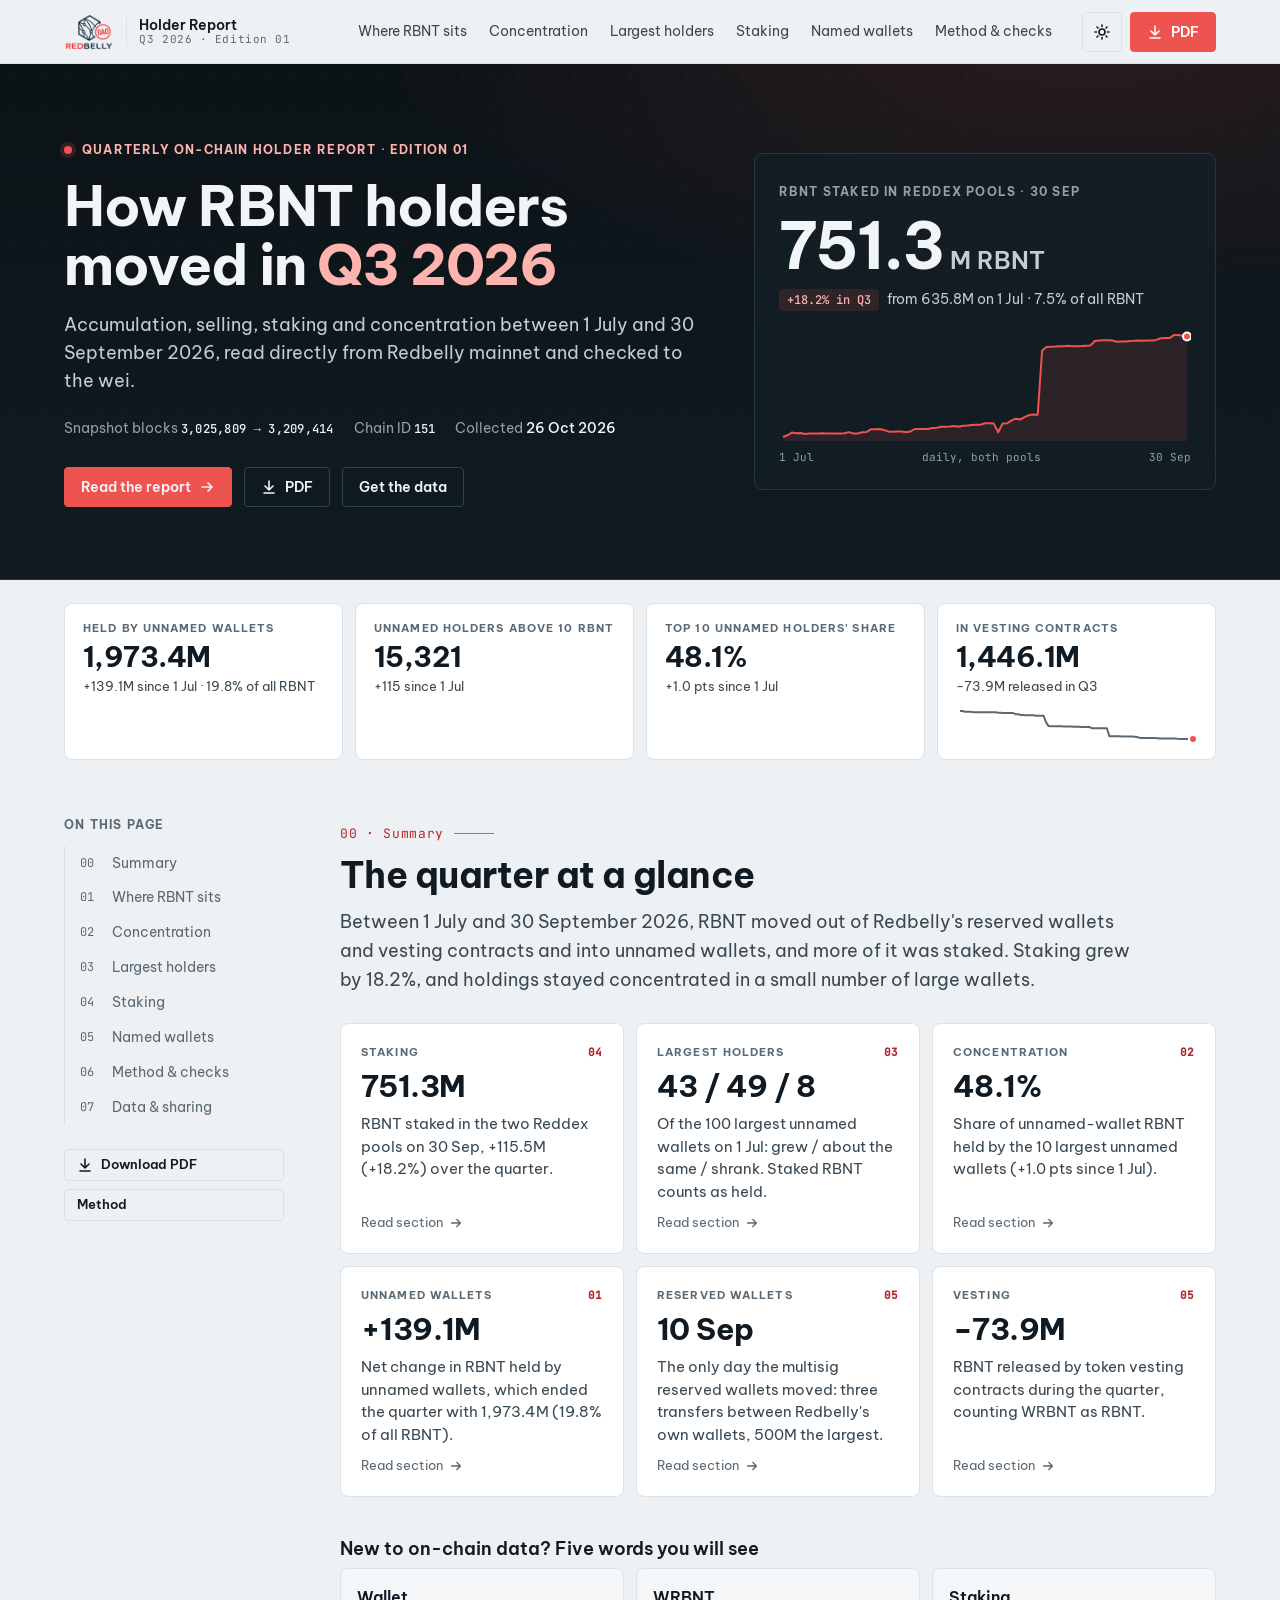
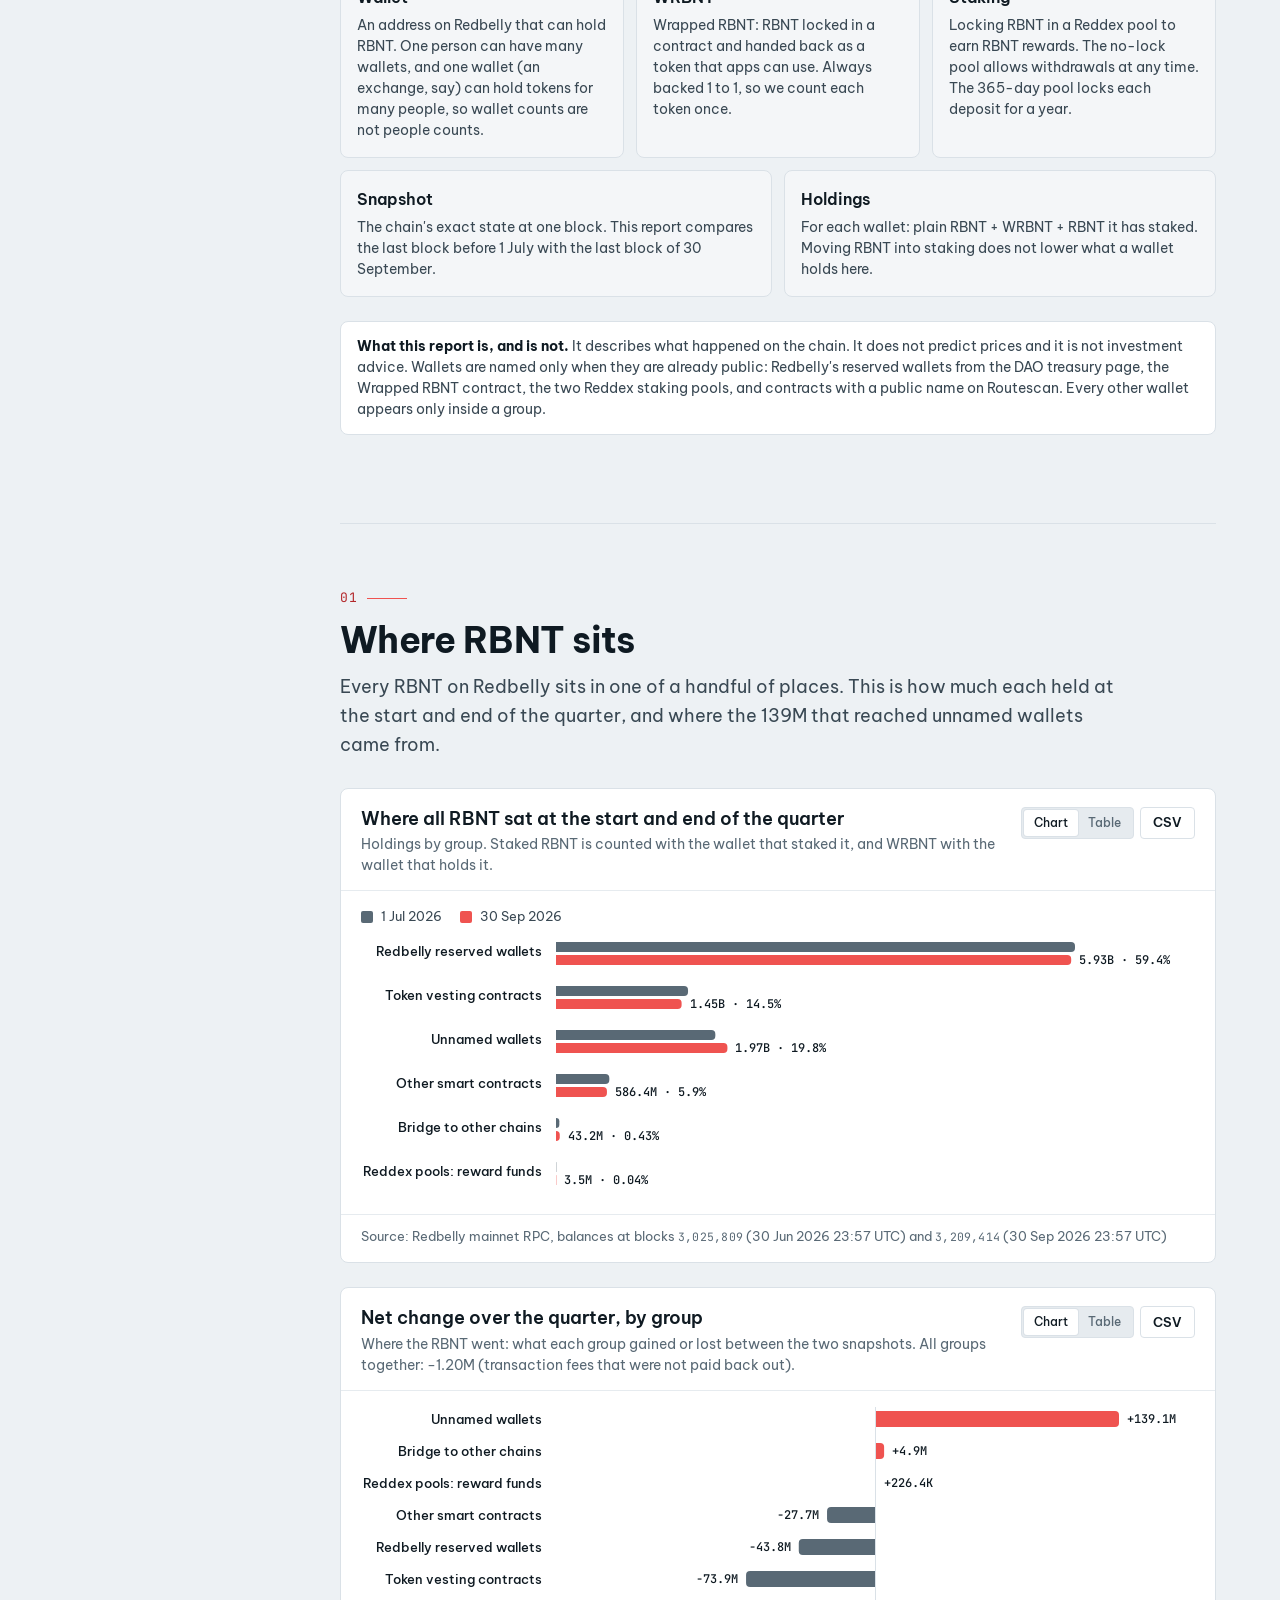
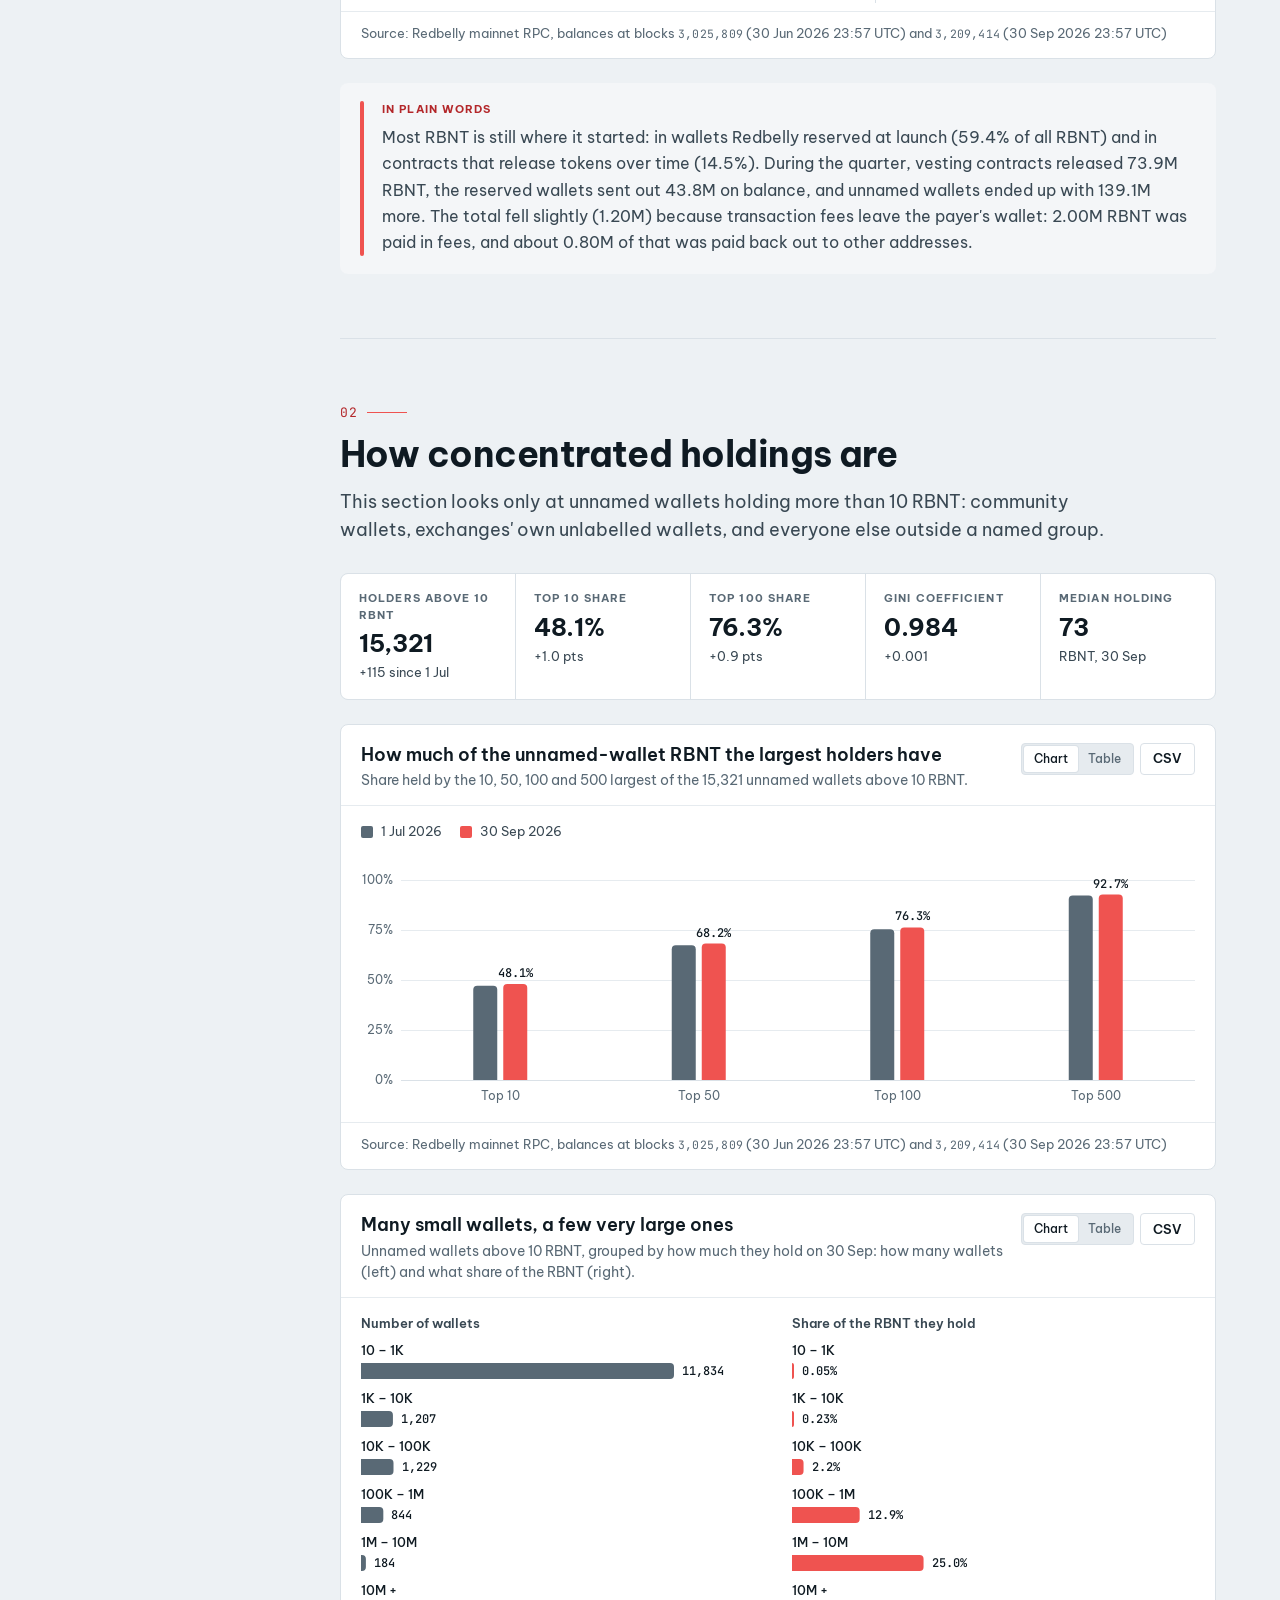
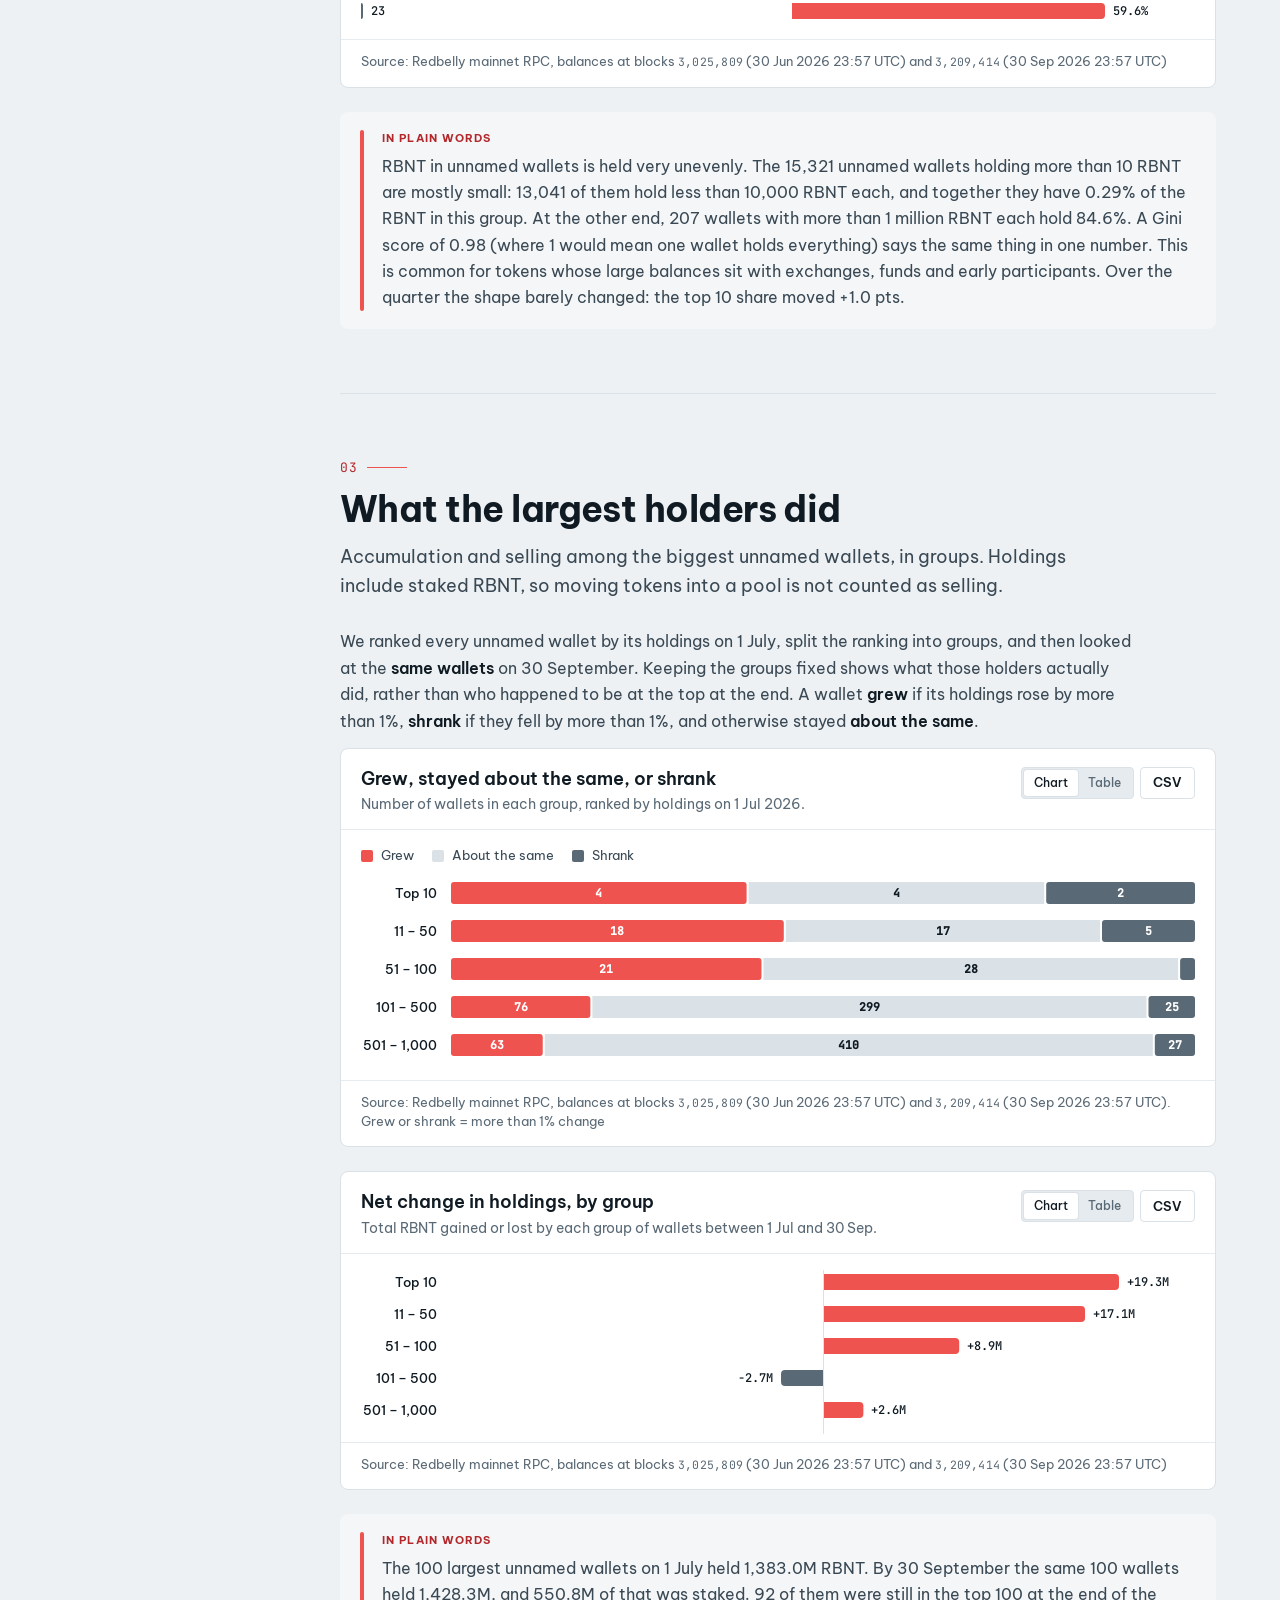
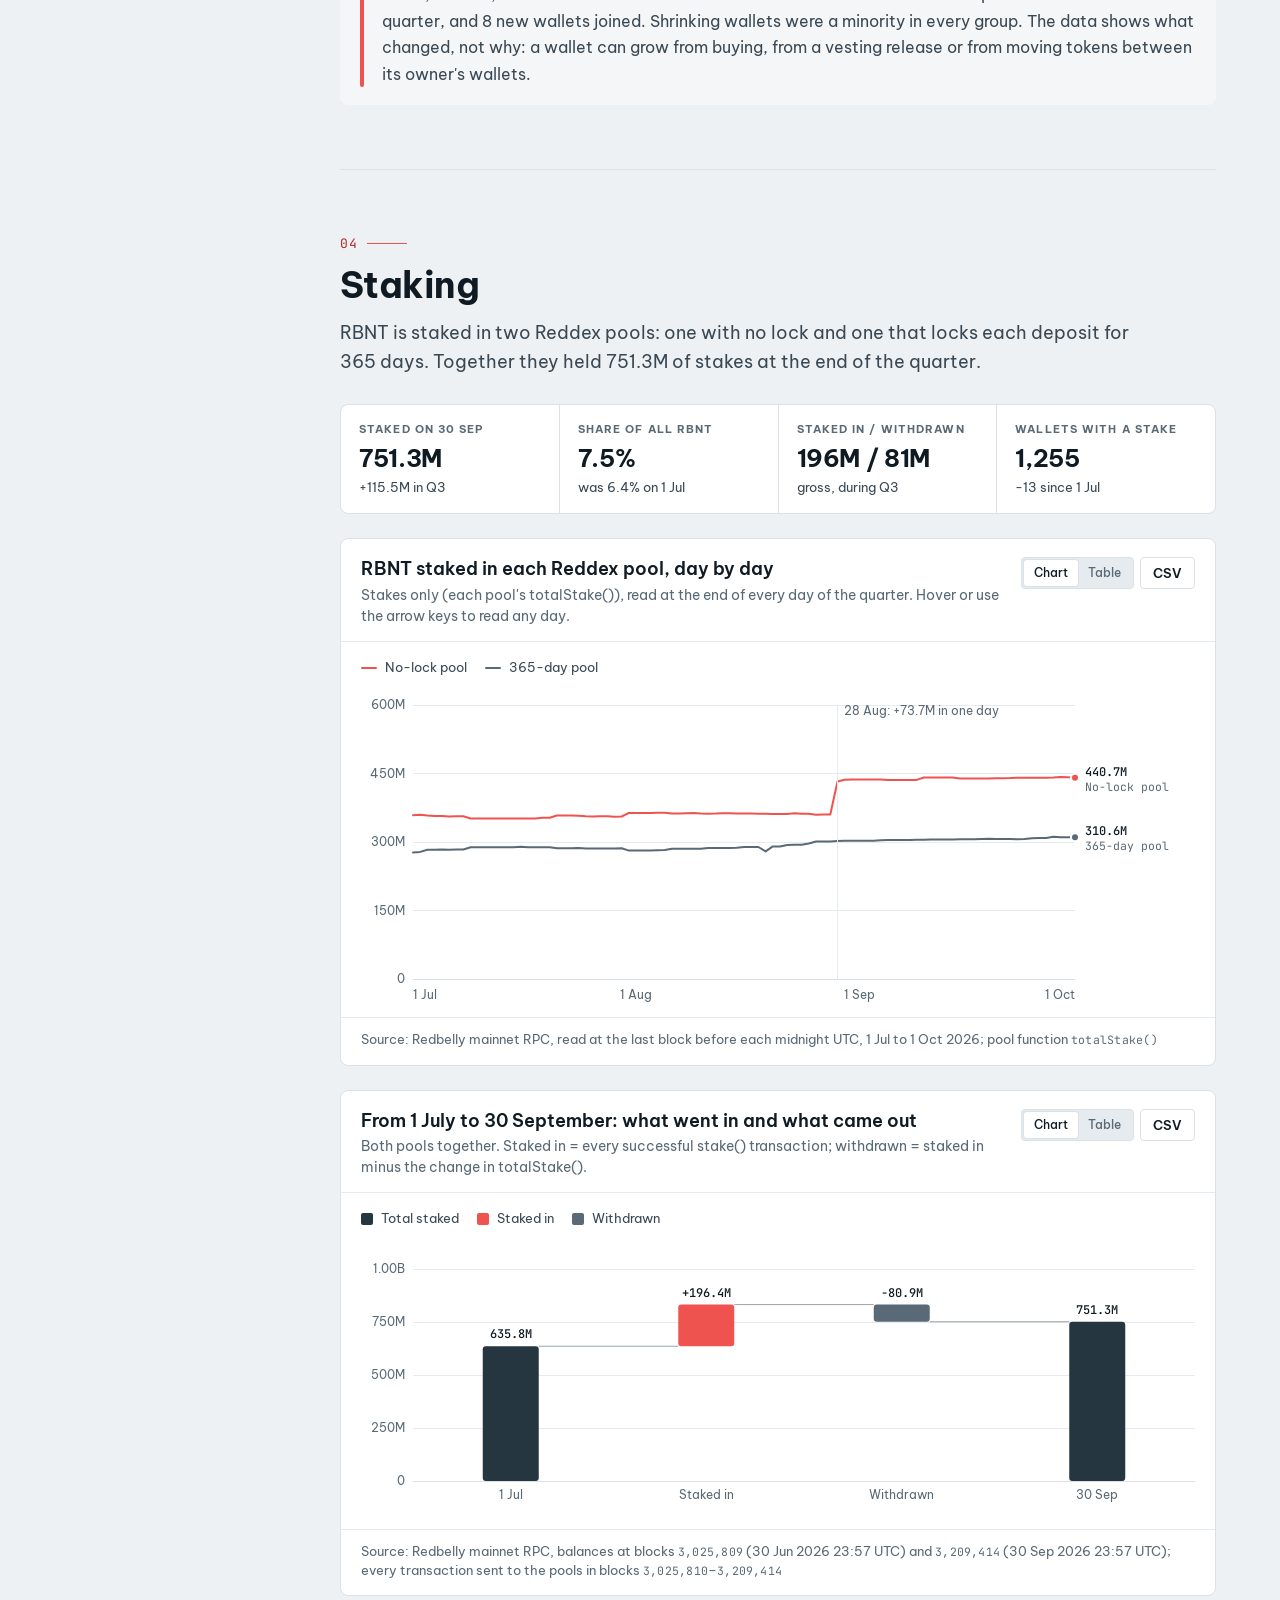
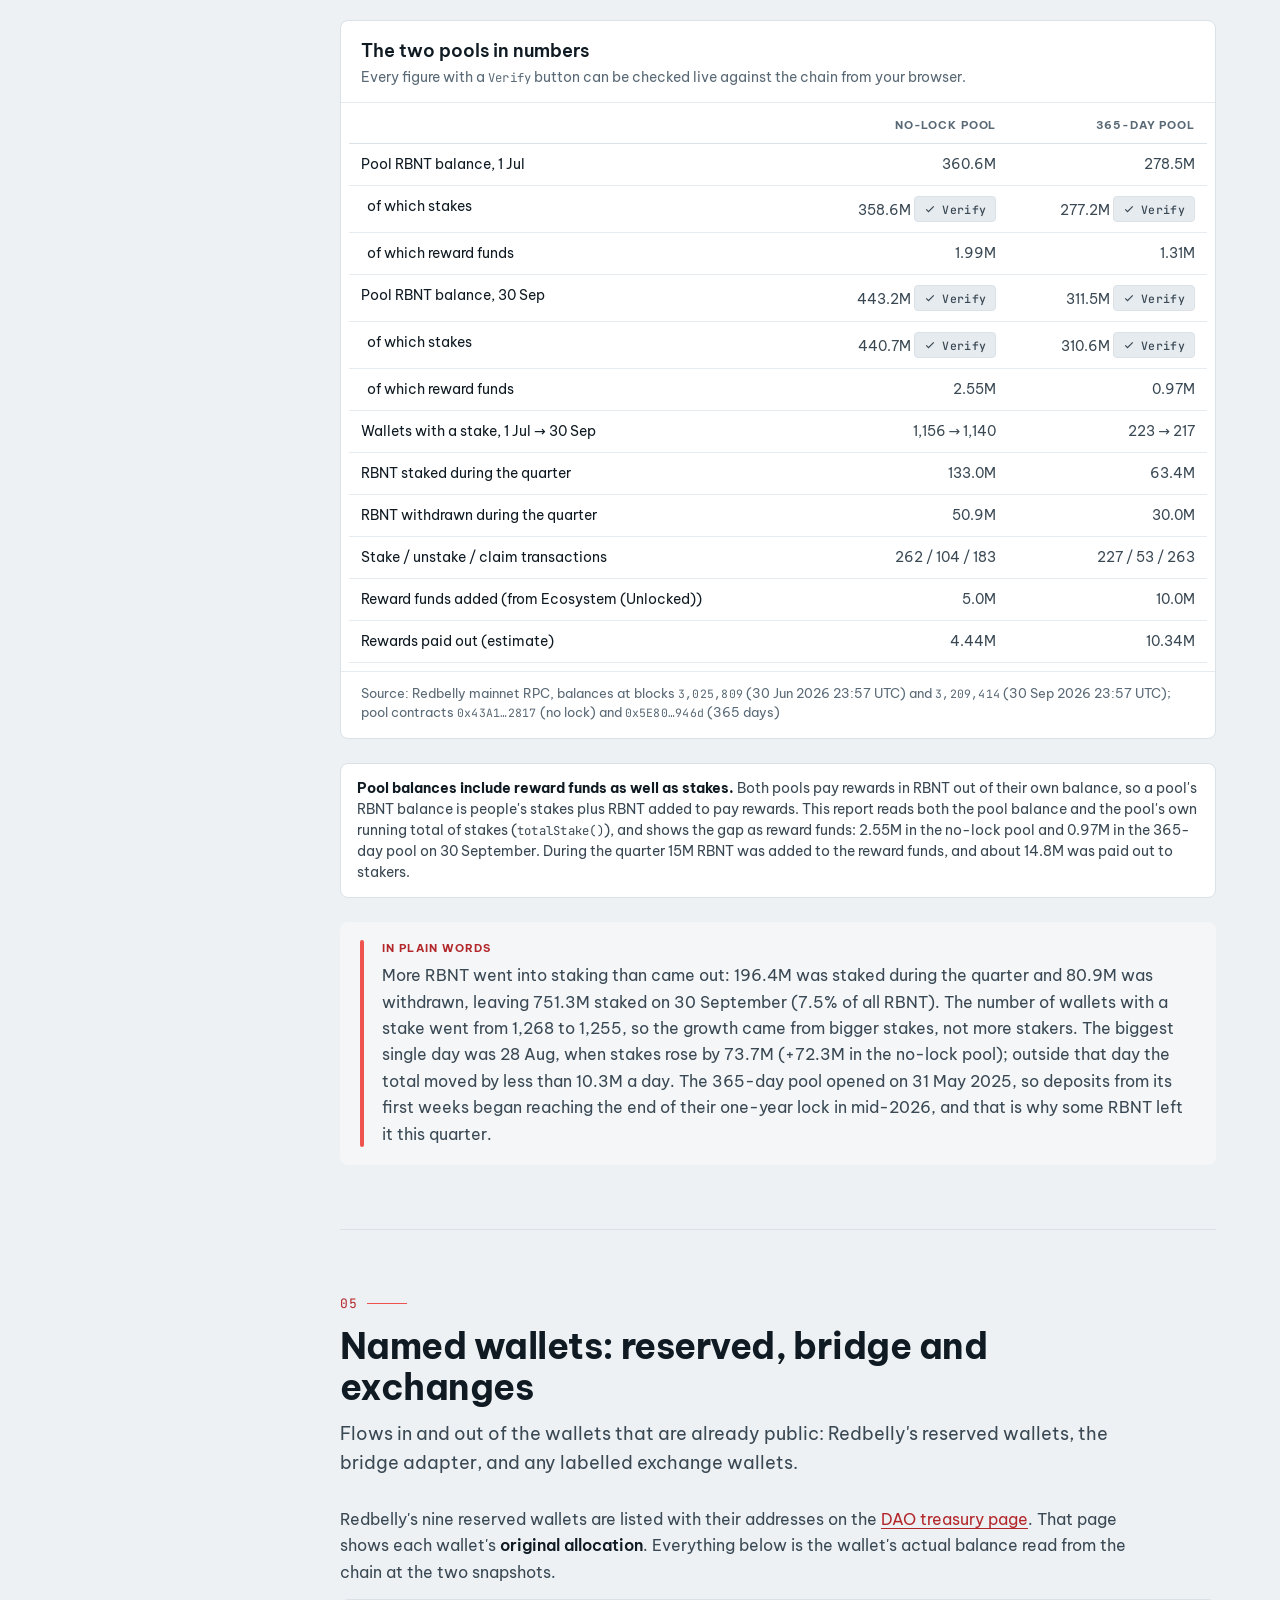
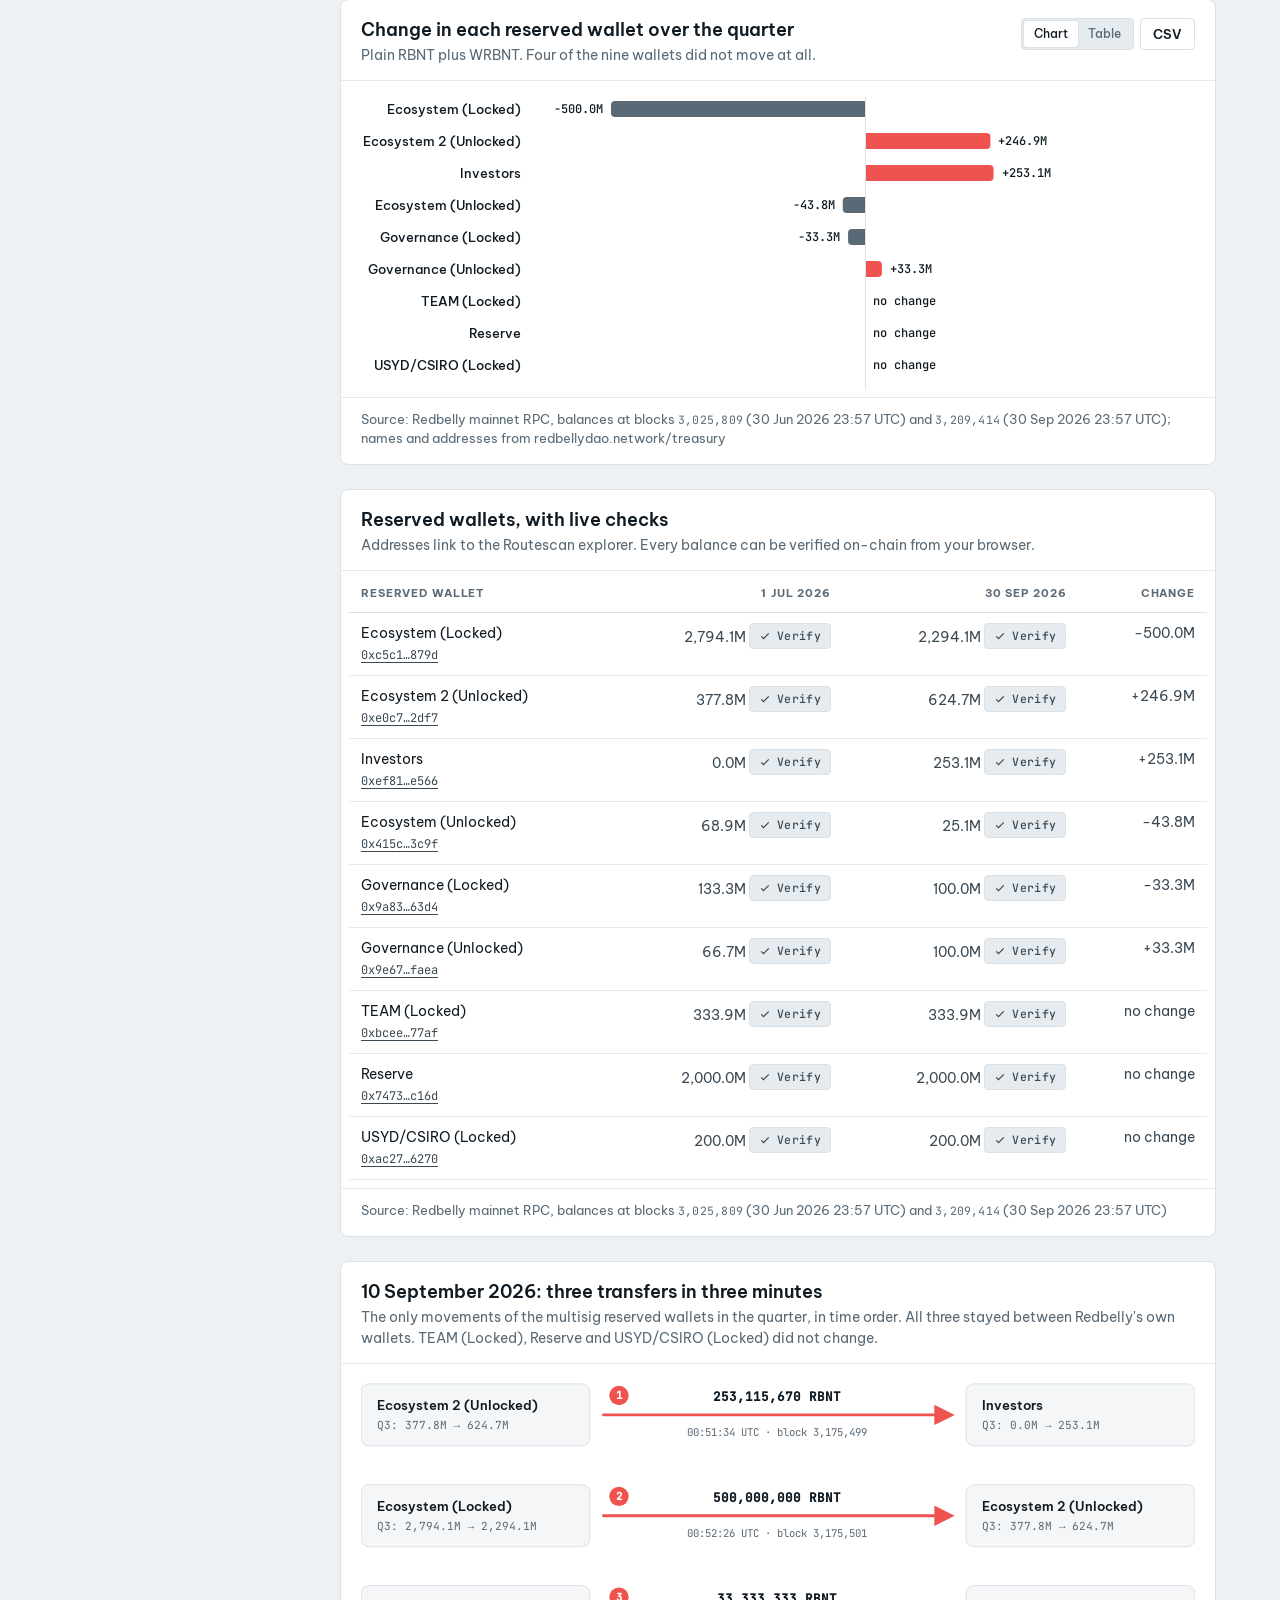
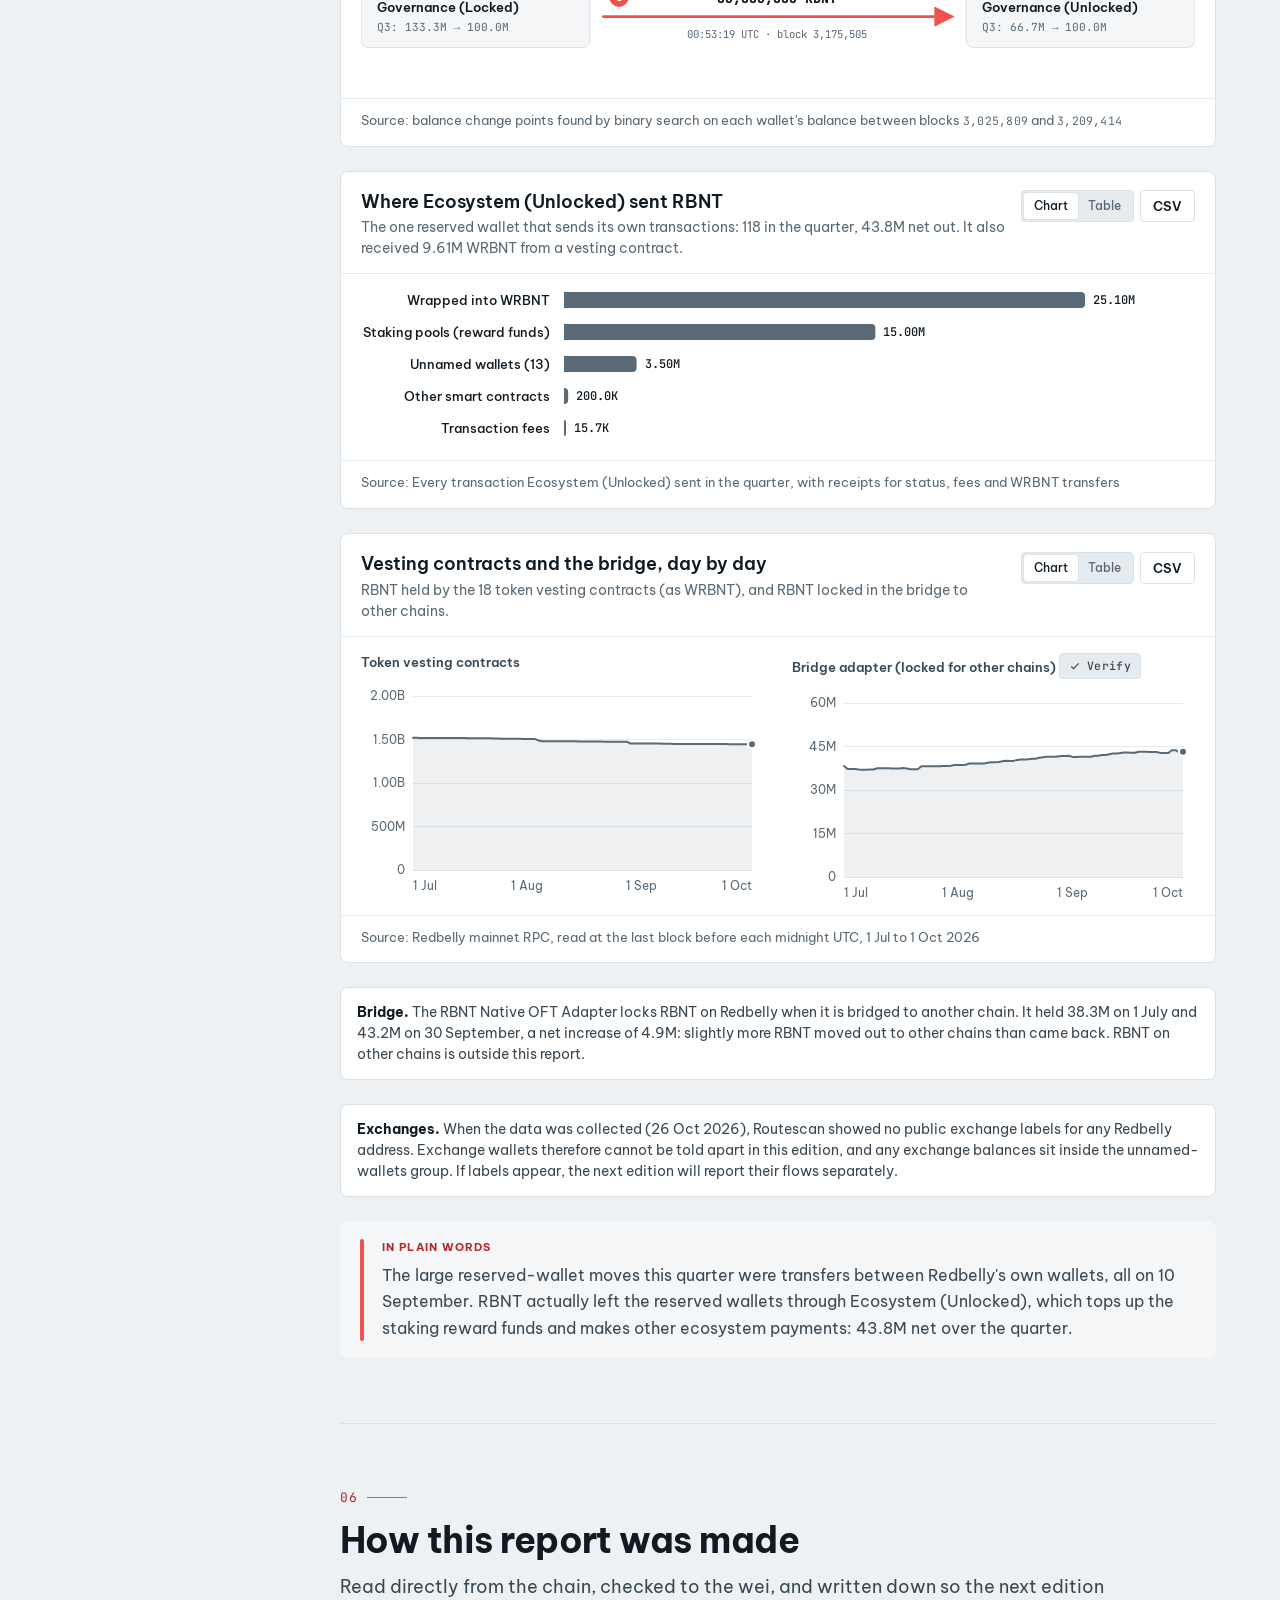
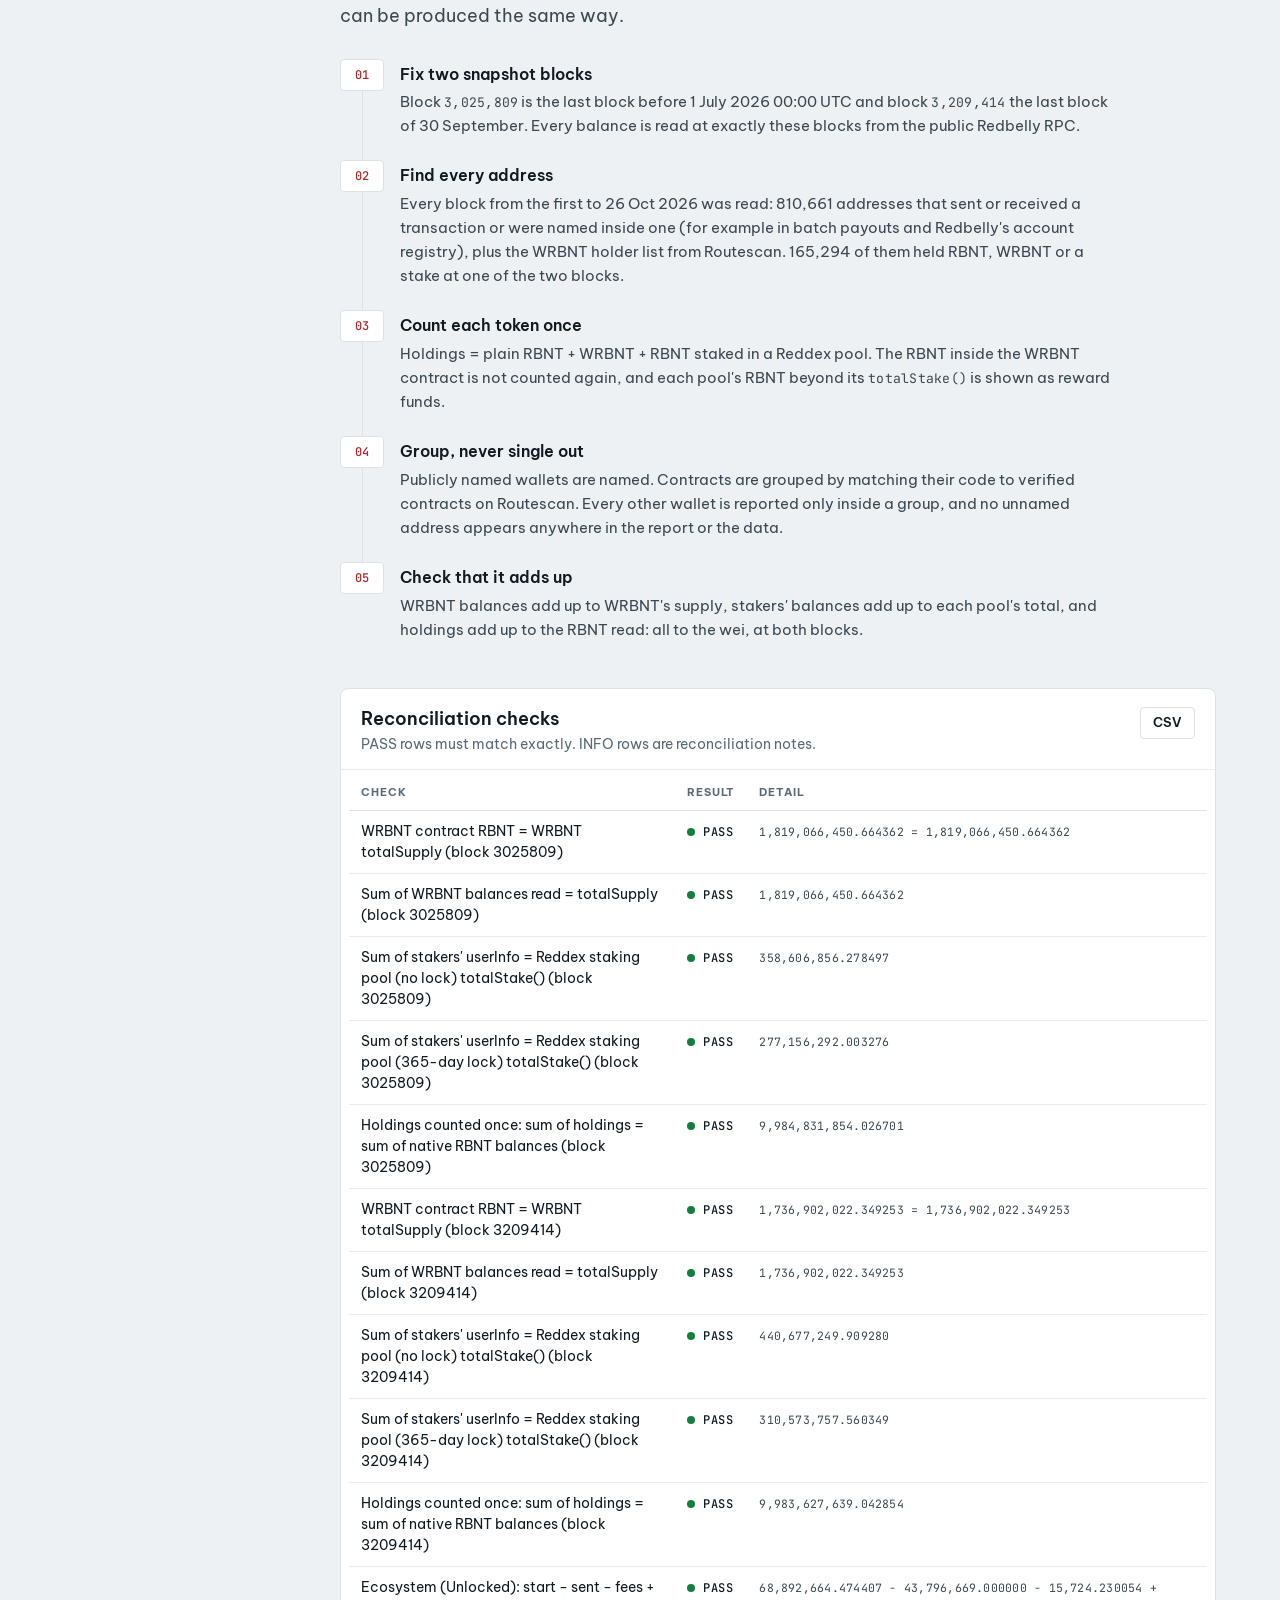
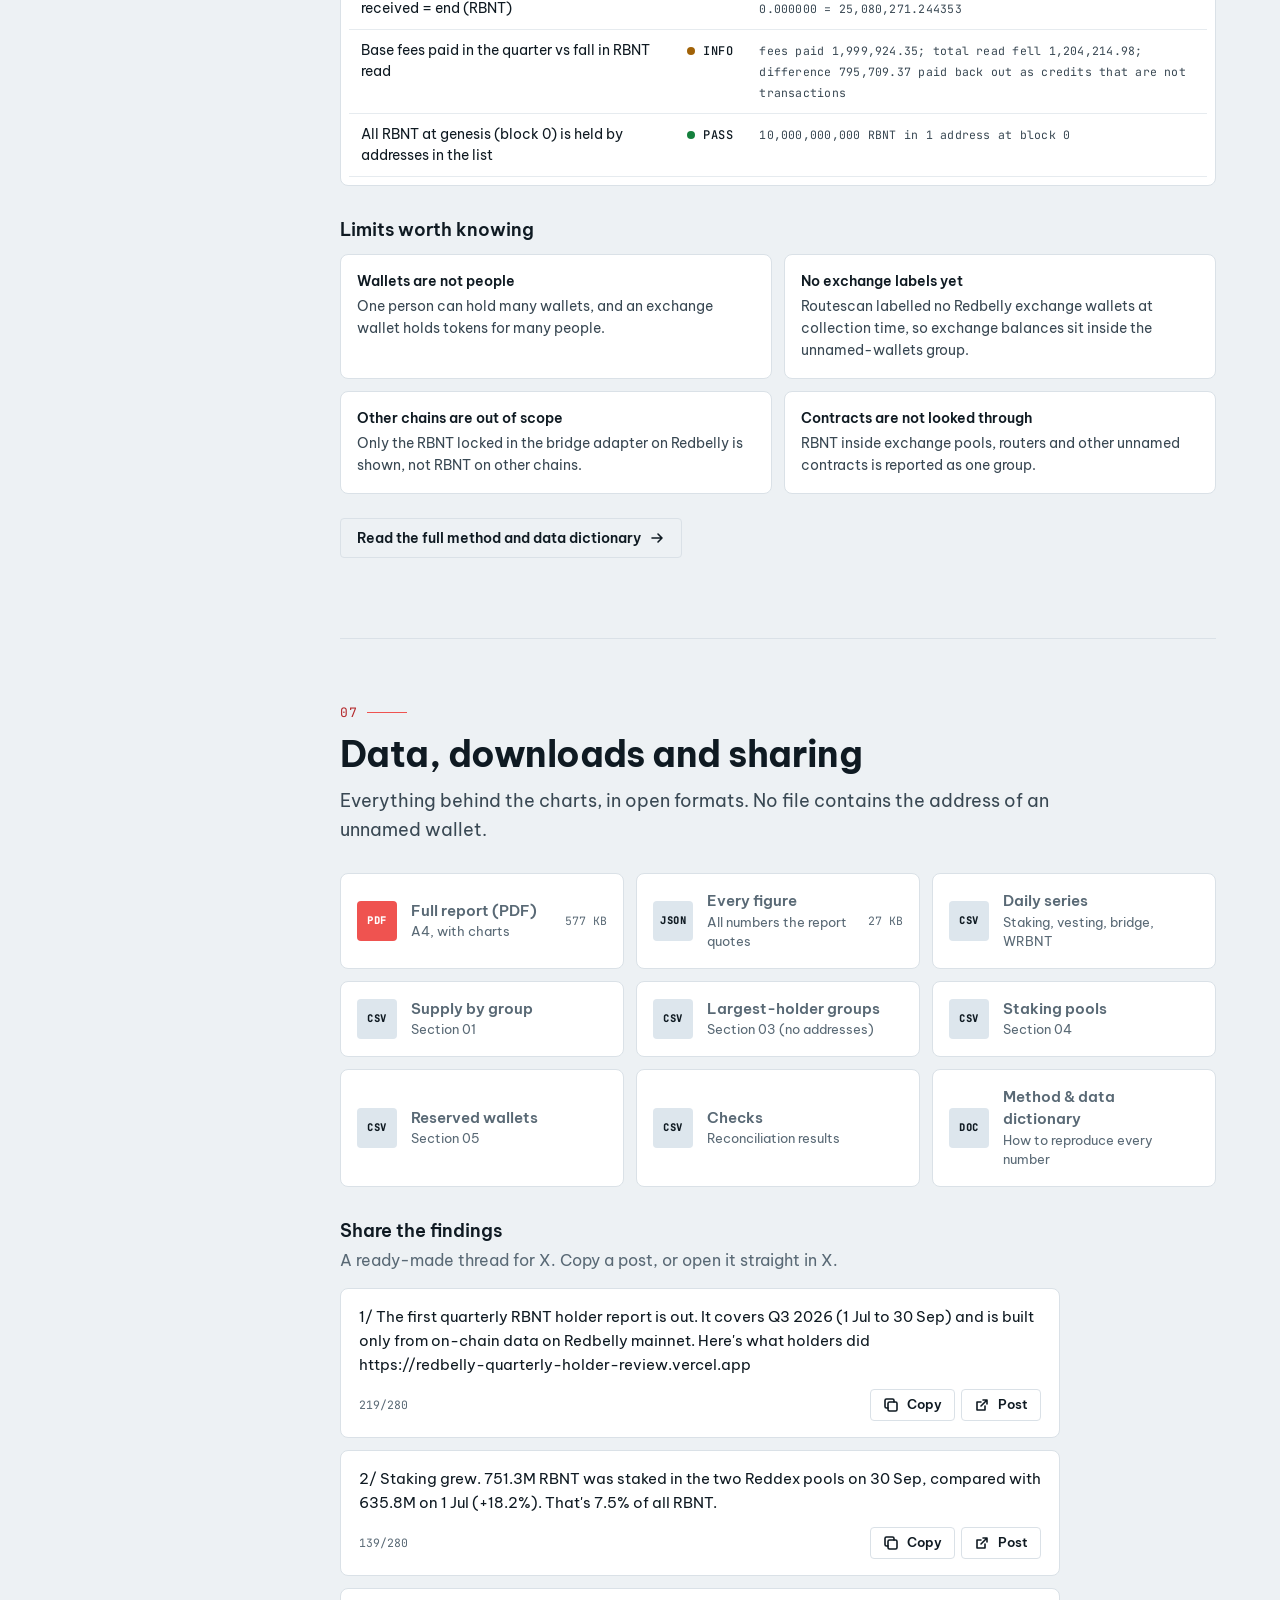
<file: index.html>
<!doctype html><html lang="en" data-theme="dark"><head><meta charset="utf-8">
<meta name="viewport" content="width=device-width, initial-scale=1">
<title>Redbelly Quarterly Holder</title>
<meta name="description" content="On-chain report on RBNT holders in Q3 2026: staking +115.5M to 751.3M, top-10 share 48.1%, reserved-wallet flows. Read from Redbelly mainnet, checked to the wei.">
<meta name="theme-color" content="#0c1317">
<link rel="canonical" href="https://redbelly-quarterly-holder-review.vercel.app/">
<meta property="og:type" content="article"><meta property="og:title" content="Redbelly Quarterly Holder"><meta property="og:description" content="On-chain report on RBNT holders in Q3 2026: staking +115.5M to 751.3M, top-10 share 48.1%, reserved-wallet flows. Read from Redbelly mainnet, checked to the wei.">
<meta property="og:url" content="https://redbelly-quarterly-holder-review.vercel.app/"><meta property="og:image" content="https://redbelly-quarterly-holder-review.vercel.app/assets/img/og.png"><meta property="og:image:width" content="1200"><meta property="og:image:height" content="630">
<meta name="twitter:card" content="summary_large_image"><meta name="twitter:title" content="Redbelly Quarterly Holder"><meta name="twitter:description" content="On-chain report on RBNT holders in Q3 2026: staking +115.5M to 751.3M, top-10 share 48.1%, reserved-wallet flows. Read from Redbelly mainnet, checked to the wei."><meta name="twitter:image" content="https://redbelly-quarterly-holder-review.vercel.app/assets/img/og.png">
<link rel="icon" href="assets/img/favicon.ico" sizes="any"><link rel="icon" type="image/png" href="assets/img/favicon-32.png"><link rel="apple-touch-icon" href="assets/img/apple-touch-icon.png">
<link rel="preload" href="assets/fonts/BeVietnamPro-400-latin.woff2" as="font" type="font/woff2" crossorigin>
<link rel="preload" href="assets/fonts/BeVietnamPro-700-latin.woff2" as="font" type="font/woff2" crossorigin>
<link rel="stylesheet" href="assets/css/fonts.css"><link rel="stylesheet" href="assets/css/site.css">
<script>(function(){try{var t=localStorage.getItem("rbnt-theme");if(!t)t=matchMedia("(prefers-color-scheme: light)").matches?"light":"dark";document.documentElement.dataset.theme=t;}catch(e){}})();</script>
</head><body><a class="skip" href="#content">Skip to the report</a>
<header class="site-header"><div class="shell">
<a class="brand" href="#top" aria-label="RBNT Holder Report, home"><img class="logo-dark" src="assets/img/dao-logo-on-dark.png" alt="Redbelly DAO" width="50" height="36"><img class="logo-light" src="assets/img/dao-logo-on-light.png" alt="Redbelly DAO" width="50" height="36">
<span class="brand-text"><b>Holder Report</b><span>Q3 2026 · Edition 01</span></span></a>
<nav class="top-nav" aria-label="Sections"><a href="#supply">Where RBNT sits</a><a href="#concentration">Concentration</a><a href="#largest">Largest holders</a><a href="#staking">Staking</a><a href="#named">Named wallets</a><a href="#method">Method &amp; checks</a></nav>
<div class="header-actions">
<button class="btn icon-btn theme-btn" type="button" aria-label="Switch light or dark theme"><svg class="ic16 i-moon" width="16" height="16" viewBox="0 0 16 16" fill="none" stroke="currentColor" stroke-width="1.6" stroke-linecap="round" stroke-linejoin="round" aria-hidden="true"><path d="M13.5 9.5A5.5 5.5 0 016.5 2.5a5.5 5.5 0 107 7z"/></svg><svg class="ic16 i-sun" width="16" height="16" viewBox="0 0 16 16" fill="none" stroke="currentColor" stroke-width="1.6" stroke-linecap="round" stroke-linejoin="round" aria-hidden="true"><circle cx="8" cy="8" r="3"/><path d="M8 1v1.5M8 13.5V15M1 8h1.5M13.5 8H15M3 3l1 1M12 12l1 1M13 3l-1 1M4 12l-1 1"/></svg></button>
<a class="btn btn-primary hide-sm" href="report/RBNT-Holder-Report-Q3-2026.pdf" download><svg class="ic16 " width="16" height="16" viewBox="0 0 16 16" fill="none" stroke="currentColor" stroke-width="1.6" stroke-linecap="round" stroke-linejoin="round" aria-hidden="true"><path d="M8 2v9M4 7l4 4 4-4M3 14h10"/></svg>PDF</a>
<button class="btn icon-btn menu-btn" type="button" aria-label="Open the section list" aria-expanded="false"><svg class="ic16 " width="16" height="16" viewBox="0 0 16 16" fill="none" stroke="currentColor" stroke-width="1.6" stroke-linecap="round" stroke-linejoin="round" aria-hidden="true"><path d="M2 4h12M2 8h12M2 12h12"/></svg></button>
</div></div></header>
<div class="sheet" aria-label="Sections"><div class="scrim"></div><nav><div style="display:flex;justify-content:space-between;align-items:center"><span class="caps" style="color:var(--muted)">Sections</span><button class="btn icon-btn close" type="button" aria-label="Close"><svg class="ic16 " width="16" height="16" viewBox="0 0 16 16" fill="none" stroke="currentColor" stroke-width="1.6" stroke-linecap="round" stroke-linejoin="round" aria-hidden="true"><path d="M3 3l10 10M13 3L3 13"/></svg></button></div>
<ol><li><a href="#summary"><span>00</span>Summary</a></li><li><a href="#supply"><span>01</span>Where RBNT sits</a></li><li><a href="#concentration"><span>02</span>Concentration</a></li><li><a href="#largest"><span>03</span>Largest holders</a></li><li><a href="#staking"><span>04</span>Staking</a></li><li><a href="#named"><span>05</span>Named wallets</a></li><li><a href="#method"><span>06</span>Method &amp; checks</a></li><li><a href="#downloads"><span>07</span>Data &amp; sharing</a></li></ol>
<a class="btn btn-primary" href="report/RBNT-Holder-Report-Q3-2026.pdf" download style="width:100%;justify-content:center"><svg class="ic16 " width="16" height="16" viewBox="0 0 16 16" fill="none" stroke="currentColor" stroke-width="1.6" stroke-linecap="round" stroke-linejoin="round" aria-hidden="true"><path d="M8 2v9M4 7l4 4 4-4M3 14h10"/></svg>Download the PDF</a></nav></div><section class="hero" id="top" aria-labelledby="hero-h"><div class="shell">
<div><span class="eyebrow caps"><span class="dot"></span>Quarterly on-chain holder report · Edition 01</span>
<h1 id="hero-h">How RBNT holders moved in <em>Q3 2026</em></h1>
<p class="lede">Accumulation, selling, staking and concentration between 1 July and 30 September 2026, read directly from Redbelly mainnet and checked to the wei.</p>
<div class="hero-meta"><span>Snapshot blocks <b class="mono">3,025,809 → 3,209,414</b></span><span>Chain ID <b class="mono">151</b></span><span>Collected <b>26 Oct 2026</b></span></div>
<div class="hero-cta"><a class="btn btn-primary" href="#summary">Read the report <svg class="ic16 " width="16" height="16" viewBox="0 0 16 16" fill="none" stroke="currentColor" stroke-width="1.6" stroke-linecap="round" stroke-linejoin="round" aria-hidden="true"><path d="M3 8h10M9 4l4 4-4 4"/></svg></a><a class="btn" href="report/RBNT-Holder-Report-Q3-2026.pdf" download><svg class="ic16 " width="16" height="16" viewBox="0 0 16 16" fill="none" stroke="currentColor" stroke-width="1.6" stroke-linecap="round" stroke-linejoin="round" aria-hidden="true"><path d="M8 2v9M4 7l4 4 4-4M3 14h10"/></svg>PDF</a><a class="btn" href="#downloads">Get the data</a></div></div>
<div class="hero-figure" aria-label="Headline figure"><span class="caps">RBNT staked in Reddex pools · 30 Sep</span>
<div class="big">751.3<small>M RBNT</small></div>
<div class="delta"><span class="chip">+18.2% in Q3</span><span>from 635.8M on 1 Jul · 7.5% of all RBNT</span></div>
<div class="hero-spark" data-spark="staked"></div><div class="foot"><span>1 Jul</span><span>daily, both pools</span><span>30 Sep</span></div></div>
</div></section><div class="shell"><div class="kpi-strip" aria-label="Key figures">
<div class="tile"><span class="caps">Held by unnamed wallets</span><span class="val">1,973.4M</span><span class="sub">+139.1M since 1 Jul · 19.8% of all RBNT</span></div>
<div class="tile"><span class="caps">Unnamed holders above 10 RBNT</span><span class="val">15,321</span><span class="sub">+115 since 1 Jul</span></div>
<div class="tile"><span class="caps">Top 10 unnamed holders' share</span><span class="val">48.1%</span><span class="sub">+1.0 pts since 1 Jul</span></div>
<div class="tile"><span class="caps">In vesting contracts</span><span class="val">1,446.1M</span><span class="sub">−73.9M released in Q3</span><div class="spark" data-spark="vesting"></div></div>
</div></div><div class="shell layout"><aside class="toc" aria-label="On this page"><span class="caps">On this page</span><ol><li><a href="#summary"><span>00</span>Summary</a></li><li><a href="#supply"><span>01</span>Where RBNT sits</a></li><li><a href="#concentration"><span>02</span>Concentration</a></li><li><a href="#largest"><span>03</span>Largest holders</a></li><li><a href="#staking"><span>04</span>Staking</a></li><li><a href="#named"><span>05</span>Named wallets</a></li><li><a href="#method"><span>06</span>Method &amp; checks</a></li><li><a href="#downloads"><span>07</span>Data &amp; sharing</a></li></ol>
<div class="toc-foot"><a class="btn btn-sm" href="report/RBNT-Holder-Report-Q3-2026.pdf" download><svg class="ic16 " width="16" height="16" viewBox="0 0 16 16" fill="none" stroke="currentColor" stroke-width="1.6" stroke-linecap="round" stroke-linejoin="round" aria-hidden="true"><path d="M8 2v9M4 7l4 4 4-4M3 14h10"/></svg>Download PDF</a><a class="btn btn-sm" href="method.html">Method</a></div></aside><main id="content" tabindex="-1"><section class="block" id="summary" aria-labelledby="summary-h">
<header class="sec-head reveal"><div class="sec-num">00 · Summary</div><h2 id="summary-h">The quarter at a glance<a class="anchor" href="#summary" aria-label="Link to this section">#</a></h2><p class="lede">Between 1 July and 30 September 2026, RBNT moved out of Redbelly's reserved wallets and vesting contracts and into unnamed wallets, and more of it was staked. Staking grew by 18.2%, and holdings stayed concentrated in a small number of large wallets.</p></header>

<div class="findings"><a class="finding reveal" href="#staking"><div class="caps"><span>Staking</span><span>04</span></div><div class="fig">751.3M</div><p>RBNT staked in the two Reddex pools on 30 Sep, +115.5M (+18.2%) over the quarter.</p><span class="go">Read section <svg class="ic16 " width="16" height="16" viewBox="0 0 16 16" fill="none" stroke="currentColor" stroke-width="1.6" stroke-linecap="round" stroke-linejoin="round" aria-hidden="true"><path d="M3 8h10M9 4l4 4-4 4"/></svg></span></a><a class="finding reveal" href="#largest"><div class="caps"><span>Largest holders</span><span>03</span></div><div class="fig">43 / 49 / 8</div><p>Of the 100 largest unnamed wallets on 1 Jul: grew / about the same / shrank. Staked RBNT counts as held.</p><span class="go">Read section <svg class="ic16 " width="16" height="16" viewBox="0 0 16 16" fill="none" stroke="currentColor" stroke-width="1.6" stroke-linecap="round" stroke-linejoin="round" aria-hidden="true"><path d="M3 8h10M9 4l4 4-4 4"/></svg></span></a><a class="finding reveal" href="#concentration"><div class="caps"><span>Concentration</span><span>02</span></div><div class="fig">48.1%</div><p>Share of unnamed-wallet RBNT held by the 10 largest unnamed wallets (+1.0 pts since 1 Jul).</p><span class="go">Read section <svg class="ic16 " width="16" height="16" viewBox="0 0 16 16" fill="none" stroke="currentColor" stroke-width="1.6" stroke-linecap="round" stroke-linejoin="round" aria-hidden="true"><path d="M3 8h10M9 4l4 4-4 4"/></svg></span></a><a class="finding reveal" href="#supply"><div class="caps"><span>Unnamed wallets</span><span>01</span></div><div class="fig">+139.1M</div><p>Net change in RBNT held by unnamed wallets, which ended the quarter with 1,973.4M (19.8% of all RBNT).</p><span class="go">Read section <svg class="ic16 " width="16" height="16" viewBox="0 0 16 16" fill="none" stroke="currentColor" stroke-width="1.6" stroke-linecap="round" stroke-linejoin="round" aria-hidden="true"><path d="M3 8h10M9 4l4 4-4 4"/></svg></span></a><a class="finding reveal" href="#named"><div class="caps"><span>Reserved wallets</span><span>05</span></div><div class="fig">10 Sep</div><p>The only day the multisig reserved wallets moved: three transfers between Redbelly's own wallets, 500M the largest.</p><span class="go">Read section <svg class="ic16 " width="16" height="16" viewBox="0 0 16 16" fill="none" stroke="currentColor" stroke-width="1.6" stroke-linecap="round" stroke-linejoin="round" aria-hidden="true"><path d="M3 8h10M9 4l4 4-4 4"/></svg></span></a><a class="finding reveal" href="#named"><div class="caps"><span>Vesting</span><span>05</span></div><div class="fig">−73.9M</div><p>RBNT released by token vesting contracts during the quarter, counting WRBNT as RBNT.</p><span class="go">Read section <svg class="ic16 " width="16" height="16" viewBox="0 0 16 16" fill="none" stroke="currentColor" stroke-width="1.6" stroke-linecap="round" stroke-linejoin="round" aria-hidden="true"><path d="M3 8h10M9 4l4 4-4 4"/></svg></span></a></div>
<h3 style="margin:40px 0 4px">New to on-chain data? Five words you will see</h3>
<dl class="gloss"><div><dt>Wallet</dt><dd>An address on Redbelly that can hold RBNT. One person can have many wallets, and one wallet (an exchange, say) can hold tokens for many people, so wallet counts are not people counts.</dd></div><div><dt>WRBNT</dt><dd>Wrapped RBNT: RBNT locked in a contract and handed back as a token that apps can use. Always backed 1 to 1, so we count each token once.</dd></div><div><dt>Staking</dt><dd>Locking RBNT in a Reddex pool to earn RBNT rewards. The no-lock pool allows withdrawals at any time. The 365-day pool locks each deposit for a year.</dd></div><div><dt>Snapshot</dt><dd>The chain's exact state at one block. This report compares the last block before 1 July with the last block of 30 September.</dd></div><div><dt>Holdings</dt><dd>For each wallet: plain RBNT + WRBNT + RBNT it has staked. Moving RBNT into staking does not lower what a wallet holds here.</dd></div></dl>
<div class="note-box" style="margin-top:24px"><b>What this report is, and is not.</b> It describes what happened on the chain. It does not predict prices and it is not investment advice.
Wallets are named only when they are already public: Redbelly's reserved wallets from the DAO treasury page, the Wrapped RBNT contract, the two Reddex staking pools,
and contracts with a public name on Routescan. Every other wallet appears only inside a group.</div></section><section class="block" id="supply" aria-labelledby="supply-h">
<header class="sec-head reveal"><div class="sec-num">01</div><h2 id="supply-h">Where RBNT sits<a class="anchor" href="#supply" aria-label="Link to this section">#</a></h2><p class="lede">Every RBNT on Redbelly sits in one of a handful of places. This is how much each held at the start and end of the quarter, and where the 139M that reached unnamed wallets came from.</p></header>

<figure class="card anim" id="c-supply" aria-labelledby="c-supply-t">
<div class="cc-head"><div><h3 id="c-supply-t">Where all RBNT sat at the start and end of the quarter</h3><p>Holdings by group. Staked RBNT is counted with the wallet that staked it, and WRBNT with the wallet that holds it.</p></div><div class="cc-tools"><div class="seg" role="group" aria-label="View"><button type="button" data-view="chart" aria-pressed="true">Chart</button><button type="button" data-view="table" aria-pressed="false">Table</button></div><a class="btn btn-sm" href="data/supply_by_category.csv" download aria-label="Download Where all RBNT sat at the start and end of the quarter data as CSV">CSV</a></div></div>
<div class="cc-body"><div class="chart-view"><div class="legend"><span><i class="bg-base"></i>1 Jul 2026</span><span><i class="bg-accent"></i>30 Sep 2026</span></div><div class="chart" data-chart="supply" role="img" aria-label="Paired bars comparing each group&#x27;s RBNT on 1 July and 30 September"></div></div><div class="table-view" hidden><table><thead><tr><th class="">Group</th><th class="r">1 Jul 2026</th><th class="r">Share</th><th class="r">30 Sep 2026</th><th class="r">Share</th><th class="r">Change</th></tr></thead><tbody><tr><td class="">Redbelly reserved wallets</td><td class="r">5,974.8M</td><td class="r">59.8%</td><td class="r">5,931.0M</td><td class="r">59.4%</td><td class="r">−43.8M</td></tr><tr><td class="">Token vesting contracts</td><td class="r">1,520.0M</td><td class="r">15.2%</td><td class="r">1,446.1M</td><td class="r">14.5%</td><td class="r">−73.9M</td></tr><tr><td class="">Unnamed wallets</td><td class="r">1,834.3M</td><td class="r">18.4%</td><td class="r">1,973.4M</td><td class="r">19.8%</td><td class="r">+139.1M</td></tr><tr><td class="">Other smart contracts</td><td class="r">614.1M</td><td class="r">6.2%</td><td class="r">586.4M</td><td class="r">5.9%</td><td class="r">−27.7M</td></tr><tr><td class="">Bridge to other chains</td><td class="r">38.3M</td><td class="r">0.4%</td><td class="r">43.2M</td><td class="r">0.4%</td><td class="r">+4.9M</td></tr><tr><td class="">Reddex pools: reward funds</td><td class="r">3.3M</td><td class="r">0.0%</td><td class="r">3.5M</td><td class="r">0.0%</td><td class="r">+0.2M</td></tr><tr class="total"><td class=""><b>All RBNT read</b></td><td class="r"><b>9,984.8M</b></td><td class="r">100%</td><td class="r"><b>9,983.6M</b></td><td class="r">100%</td><td class="r">−1.20M</td></tr></tbody></table></div></div>
<figcaption class="cc-foot"><span>Source: Redbelly mainnet RPC, balances at blocks <span class="mono">3,025,809</span> (30 Jun 2026 23:57 UTC) and <span class="mono">3,209,414</span> (30 Sep 2026 23:57 UTC)</span></figcaption></figure>
<figure class="card anim" id="c-supply-chg" aria-labelledby="c-supply-chg-t">
<div class="cc-head"><div><h3 id="c-supply-chg-t">Net change over the quarter, by group</h3><p>Where the RBNT went: what each group gained or lost between the two snapshots. All groups together: −1.20M (transaction fees that were not paid back out).</p></div><div class="cc-tools"><div class="seg" role="group" aria-label="View"><button type="button" data-view="chart" aria-pressed="true">Chart</button><button type="button" data-view="table" aria-pressed="false">Table</button></div><a class="btn btn-sm" href="data/supply_by_category.csv" download aria-label="Download Net change over the quarter, by group data as CSV">CSV</a></div></div>
<div class="cc-body"><div class="chart-view"><div class="chart" data-chart="supplyChange" role="img" aria-label="Bars showing each group&#x27;s net change in RBNT over the quarter"></div></div><div class="table-view" hidden><table><thead><tr><th class="">Group</th><th class="r">Change (RBNT)</th></tr></thead><tbody><tr><td class="">Unnamed wallets</td><td class="r">+139.1M</td></tr><tr><td class="">Bridge to other chains</td><td class="r">+4.9M</td></tr><tr><td class="">Reddex pools: reward funds</td><td class="r">+0.2M</td></tr><tr><td class="">Other smart contracts</td><td class="r">−27.7M</td></tr><tr><td class="">Redbelly reserved wallets</td><td class="r">−43.8M</td></tr><tr><td class="">Token vesting contracts</td><td class="r">−73.9M</td></tr></tbody></table></div></div>
<figcaption class="cc-foot"><span>Source: Redbelly mainnet RPC, balances at blocks <span class="mono">3,025,809</span> (30 Jun 2026 23:57 UTC) and <span class="mono">3,209,414</span> (30 Sep 2026 23:57 UTC)</span></figcaption></figure>
<aside class="plain"><span class="caps">In plain words</span><p>Most RBNT is still where it started: in wallets Redbelly reserved at launch (59.4% of all RBNT) and in contracts that release tokens over time (14.5%). During the quarter, vesting contracts released 73.9M RBNT, the reserved wallets sent out 43.8M on balance, and unnamed wallets ended up with 139.1M more. The total fell slightly (1.20M) because transaction fees leave the payer's wallet: 2.00M RBNT was paid in fees, and about 0.80M of that was paid back out to other addresses.</p></aside></section><section class="block" id="concentration" aria-labelledby="concentration-h">
<header class="sec-head reveal"><div class="sec-num">02</div><h2 id="concentration-h">How concentrated holdings are<a class="anchor" href="#concentration" aria-label="Link to this section">#</a></h2><p class="lede">This section looks only at unnamed wallets holding more than 10 RBNT: community wallets, exchanges' own unlabelled wallets, and everyone else outside a named group.</p></header>

<div class="stats reveal">
<div class="stat"><span class="caps">Holders above 10 RBNT</span><span class="v">15,321</span><span class="d">+115 since 1 Jul</span></div>
<div class="stat"><span class="caps">Top 10 share</span><span class="v">48.1%</span><span class="d">+1.0 pts</span></div>
<div class="stat"><span class="caps">Top 100 share</span><span class="v">76.3%</span><span class="d">+0.9 pts</span></div>
<div class="stat"><span class="caps">Gini coefficient</span><span class="v">0.984</span><span class="d">+0.001</span></div>
<div class="stat"><span class="caps">Median holding</span><span class="v">73</span><span class="d">RBNT, 30 Sep</span></div>
</div>
<figure class="card anim" id="c-topn" aria-labelledby="c-topn-t">
<div class="cc-head"><div><h3 id="c-topn-t">How much of the unnamed-wallet RBNT the largest holders have</h3><p>Share held by the 10, 50, 100 and 500 largest of the 15,321 unnamed wallets above 10 RBNT.</p></div><div class="cc-tools"><div class="seg" role="group" aria-label="View"><button type="button" data-view="chart" aria-pressed="true">Chart</button><button type="button" data-view="table" aria-pressed="false">Table</button></div><a class="btn btn-sm" href="data/concentration.csv" download aria-label="Download How much of the unnamed-wallet RBNT the largest holders have data as CSV">CSV</a></div></div>
<div class="cc-body"><div class="chart-view"><div class="legend"><span><i class="bg-base"></i>1 Jul 2026</span><span><i class="bg-accent"></i>30 Sep 2026</span></div><div class="chart" data-chart="topn" role="img" aria-label="Columns comparing top-10, top-50, top-100 and top-500 shares on 1 July and 30 September"></div></div><div class="table-view" hidden><table><thead><tr><th class="">Measure</th><th class="r">1 Jul 2026</th><th class="r">30 Sep 2026</th><th class="r">Change</th></tr></thead><tbody><tr><td class="">Holders (more than 10 RBNT)</td><td class="r">15,206</td><td class="r">15,321</td><td class="r">+115</td></tr><tr><td class="">Top 10 share</td><td class="r">47.1%</td><td class="r">48.1%</td><td class="r">+1.0 pts</td></tr><tr><td class="">Top 50 share</td><td class="r">67.3%</td><td class="r">68.2%</td><td class="r">+0.9 pts</td></tr><tr><td class="">Top 100 share</td><td class="r">75.4%</td><td class="r">76.3%</td><td class="r">+0.9 pts</td></tr><tr><td class="">Top 500 share</td><td class="r">92.3%</td><td class="r">92.7%</td><td class="r">+0.4 pts</td></tr><tr><td class="">Gini coefficient</td><td class="r">0.983</td><td class="r">0.984</td><td class="r">+0.001</td></tr><tr><td class="">Median holding</td><td class="r">71 RBNT</td><td class="r">73 RBNT</td><td class="r"></td></tr></tbody></table></div></div>
<figcaption class="cc-foot"><span>Source: Redbelly mainnet RPC, balances at blocks <span class="mono">3,025,809</span> (30 Jun 2026 23:57 UTC) and <span class="mono">3,209,414</span> (30 Sep 2026 23:57 UTC)</span></figcaption></figure>
<figure class="card anim" id="c-bands" aria-labelledby="c-bands-t">
<div class="cc-head"><div><h3 id="c-bands-t">Many small wallets, a few very large ones</h3><p>Unnamed wallets above 10 RBNT, grouped by how much they hold on 30 Sep: how many wallets (left) and what share of the RBNT (right).</p></div><div class="cc-tools"><div class="seg" role="group" aria-label="View"><button type="button" data-view="chart" aria-pressed="true">Chart</button><button type="button" data-view="table" aria-pressed="false">Table</button></div><a class="btn btn-sm" href="data/holder_size_bands.csv" download aria-label="Download Many small wallets, a few very large ones data as CSV">CSV</a></div></div>
<div class="cc-body"><div class="chart-view"><div class="duo"><div><p class="subhead">Number of wallets</p><div class="chart" data-chart="bandsCount" role="img" aria-label="Bars of wallet counts by holding size"></div></div><div><p class="subhead">Share of the RBNT they hold</p><div class="chart" data-chart="bandsShare" role="img" aria-label="Bars of RBNT share by holding size"></div></div></div></div><div class="table-view" hidden><table><thead><tr><th class="">Holding size (RBNT)</th><th class="r">Wallets 1 Jul</th><th class="r">Wallets 30 Sep</th><th class="r">RBNT 30 Sep</th><th class="r">Share 30 Sep</th></tr></thead><tbody><tr><td class="">10 – 1K</td><td class="r">11,749</td><td class="r">11,834</td><td class="r">1.1M</td><td class="r">0.05%</td></tr><tr><td class="">1K – 10K</td><td class="r">1,177</td><td class="r">1,207</td><td class="r">4.6M</td><td class="r">0.23%</td></tr><tr><td class="">10K – 100K</td><td class="r">1,226</td><td class="r">1,229</td><td class="r">43.4M</td><td class="r">2.20%</td></tr><tr><td class="">100K – 1M</td><td class="r">852</td><td class="r">844</td><td class="r">254.2M</td><td class="r">12.88%</td></tr><tr><td class="">1M – 10M</td><td class="r">181</td><td class="r">184</td><td class="r">494.2M</td><td class="r">25.05%</td></tr><tr><td class="">10M +</td><td class="r">21</td><td class="r">23</td><td class="r">1,175.7M</td><td class="r">59.59%</td></tr></tbody></table></div></div>
<figcaption class="cc-foot"><span>Source: Redbelly mainnet RPC, balances at blocks <span class="mono">3,025,809</span> (30 Jun 2026 23:57 UTC) and <span class="mono">3,209,414</span> (30 Sep 2026 23:57 UTC)</span></figcaption></figure>
<aside class="plain"><span class="caps">In plain words</span><p>RBNT in unnamed wallets is held very unevenly. The 15,321 unnamed wallets holding more than 10 RBNT are mostly small: 13,041 of them hold less than 10,000 RBNT each, and together they have 0.29% of the RBNT in this group. At the other end, 207 wallets with more than 1 million RBNT each hold 84.6%. A Gini score of 0.98 (where 1 would mean one wallet holds everything) says the same thing in one number. This is common for tokens whose large balances sit with exchanges, funds and early participants. Over the quarter the shape barely changed: the top 10 share moved +1.0 pts.</p></aside></section><section class="block" id="largest" aria-labelledby="largest-h">
<header class="sec-head reveal"><div class="sec-num">03</div><h2 id="largest-h">What the largest holders did<a class="anchor" href="#largest" aria-label="Link to this section">#</a></h2><p class="lede">Accumulation and selling among the biggest unnamed wallets, in groups. Holdings include staked RBNT, so moving tokens into a pool is not counted as selling.</p></header>

<div class="prose reveal"><p>We ranked every unnamed wallet by its holdings on 1 July, split the ranking into groups, and then looked at the <b>same wallets</b> on 30 September.
Keeping the groups fixed shows what those holders actually did, rather than who happened to be at the top at the end. A wallet <b>grew</b> if its holdings rose by more than 1%, <b>shrank</b> if they fell by more than 1%, and otherwise stayed <b>about the same</b>.</p></div>
<figure class="card anim" id="c-tiers" aria-labelledby="c-tiers-t">
<div class="cc-head"><div><h3 id="c-tiers-t">Grew, stayed about the same, or shrank</h3><p>Number of wallets in each group, ranked by holdings on 1 Jul 2026.</p></div><div class="cc-tools"><div class="seg" role="group" aria-label="View"><button type="button" data-view="chart" aria-pressed="true">Chart</button><button type="button" data-view="table" aria-pressed="false">Table</button></div><a class="btn btn-sm" href="data/largest_holder_tiers.csv" download aria-label="Download Grew, stayed about the same, or shrank data as CSV">CSV</a></div></div>
<div class="cc-body"><div class="chart-view"><div class="legend"><span><i class="bg-accent"></i>Grew</span><span><i class="bg-neutral"></i>About the same</span><span><i class="bg-base"></i>Shrank</span></div><div class="chart" data-chart="tiers" role="img" aria-label="Stacked bars showing how many wallets in each group grew, stayed about the same or shrank"></div></div><div class="table-view" hidden><table><thead><tr><th class="">Group (rank on 1 Jul)</th><th class="r">Wallets</th><th class="r">Held 1 Jul</th><th class="r">Held 30 Sep</th><th class="r">Change</th><th class="r">Grew</th><th class="r">Same</th><th class="r">Shrank</th><th class="r">Emptied</th></tr></thead><tbody><tr><td class="">Top 10</td><td class="r">10</td><td class="r">863.6M</td><td class="r">882.9M</td><td class="r">+19.3M (+2.2%)</td><td class="r">4</td><td class="r">4</td><td class="r">2</td><td class="r">0</td></tr><tr><td class="">11 – 50</td><td class="r">40</td><td class="r">371.6M</td><td class="r">388.7M</td><td class="r">+17.1M (+4.6%)</td><td class="r">18</td><td class="r">17</td><td class="r">5</td><td class="r">1</td></tr><tr><td class="">51 – 100</td><td class="r">50</td><td class="r">147.8M</td><td class="r">156.7M</td><td class="r">+8.9M (+6.0%)</td><td class="r">21</td><td class="r">28</td><td class="r">1</td><td class="r">0</td></tr><tr><td class="">101 – 500</td><td class="r">400</td><td class="r">309.5M</td><td class="r">306.8M</td><td class="r">−2.7M (−0.9%)</td><td class="r">76</td><td class="r">299</td><td class="r">25</td><td class="r">5</td></tr><tr><td class="">501 – 1,000</td><td class="r">500</td><td class="r">87.4M</td><td class="r">90.1M</td><td class="r">+2.6M (+3.0%)</td><td class="r">63</td><td class="r">410</td><td class="r">27</td><td class="r">7</td></tr></tbody></table></div></div>
<figcaption class="cc-foot"><span>Source: Redbelly mainnet RPC, balances at blocks <span class="mono">3,025,809</span> (30 Jun 2026 23:57 UTC) and <span class="mono">3,209,414</span> (30 Sep 2026 23:57 UTC). Grew or shrank = more than 1% change</span></figcaption></figure>
<figure class="card anim" id="c-tierchg" aria-labelledby="c-tierchg-t">
<div class="cc-head"><div><h3 id="c-tierchg-t">Net change in holdings, by group</h3><p>Total RBNT gained or lost by each group of wallets between 1 Jul and 30 Sep.</p></div><div class="cc-tools"><div class="seg" role="group" aria-label="View"><button type="button" data-view="chart" aria-pressed="true">Chart</button><button type="button" data-view="table" aria-pressed="false">Table</button></div><a class="btn btn-sm" href="data/largest_holder_tiers.csv" download aria-label="Download Net change in holdings, by group data as CSV">CSV</a></div></div>
<div class="cc-body"><div class="chart-view"><div class="chart" data-chart="tierChange" role="img" aria-label="Bars showing each group&#x27;s net change in holdings"></div></div><div class="table-view" hidden><table><thead><tr><th class="">Group (rank on 1 Jul)</th><th class="r">Wallets</th><th class="r">Held 1 Jul</th><th class="r">Held 30 Sep</th><th class="r">Change</th><th class="r">Grew</th><th class="r">Same</th><th class="r">Shrank</th><th class="r">Emptied</th></tr></thead><tbody><tr><td class="">Top 10</td><td class="r">10</td><td class="r">863.6M</td><td class="r">882.9M</td><td class="r">+19.3M (+2.2%)</td><td class="r">4</td><td class="r">4</td><td class="r">2</td><td class="r">0</td></tr><tr><td class="">11 – 50</td><td class="r">40</td><td class="r">371.6M</td><td class="r">388.7M</td><td class="r">+17.1M (+4.6%)</td><td class="r">18</td><td class="r">17</td><td class="r">5</td><td class="r">1</td></tr><tr><td class="">51 – 100</td><td class="r">50</td><td class="r">147.8M</td><td class="r">156.7M</td><td class="r">+8.9M (+6.0%)</td><td class="r">21</td><td class="r">28</td><td class="r">1</td><td class="r">0</td></tr><tr><td class="">101 – 500</td><td class="r">400</td><td class="r">309.5M</td><td class="r">306.8M</td><td class="r">−2.7M (−0.9%)</td><td class="r">76</td><td class="r">299</td><td class="r">25</td><td class="r">5</td></tr><tr><td class="">501 – 1,000</td><td class="r">500</td><td class="r">87.4M</td><td class="r">90.1M</td><td class="r">+2.6M (+3.0%)</td><td class="r">63</td><td class="r">410</td><td class="r">27</td><td class="r">7</td></tr></tbody></table></div></div>
<figcaption class="cc-foot"><span>Source: Redbelly mainnet RPC, balances at blocks <span class="mono">3,025,809</span> (30 Jun 2026 23:57 UTC) and <span class="mono">3,209,414</span> (30 Sep 2026 23:57 UTC)</span></figcaption></figure>
<aside class="plain"><span class="caps">In plain words</span><p>The 100 largest unnamed wallets on 1 July held 1,383.0M RBNT. By 30 September the same 100 wallets held 1,428.3M, and 550.8M of that was staked. 92 of them were still in the top 100 at the end of the quarter, and 8 new wallets joined. Shrinking wallets were a minority in every group. The data shows what changed, not why: a wallet can grow from buying, from a vesting release or from moving tokens between its owner's wallets.</p></aside></section><section class="block" id="staking" aria-labelledby="staking-h">
<header class="sec-head reveal"><div class="sec-num">04</div><h2 id="staking-h">Staking<a class="anchor" href="#staking" aria-label="Link to this section">#</a></h2><p class="lede">RBNT is staked in two Reddex pools: one with no lock and one that locks each deposit for 365 days. Together they held 751.3M of stakes at the end of the quarter.</p></header>

<div class="stats reveal">
<div class="stat"><span class="caps">Staked on 30 Sep</span><span class="v">751.3M</span><span class="d">+115.5M in Q3</span></div>
<div class="stat"><span class="caps">Share of all RBNT</span><span class="v">7.5%</span><span class="d">was 6.4% on 1 Jul</span></div>
<div class="stat"><span class="caps">Staked in / withdrawn</span><span class="v">196M / 81M</span><span class="d">gross, during Q3</span></div>
<div class="stat"><span class="caps">Wallets with a stake</span><span class="v">1,255</span><span class="d">-13 since 1 Jul</span></div>
</div>
<figure class="card anim" id="c-staking" aria-labelledby="c-staking-t">
<div class="cc-head"><div><h3 id="c-staking-t">RBNT staked in each Reddex pool, day by day</h3><p>Stakes only (each pool's totalStake()), read at the end of every day of the quarter. Hover or use the arrow keys to read any day.</p></div><div class="cc-tools"><div class="seg" role="group" aria-label="View"><button type="button" data-view="chart" aria-pressed="true">Chart</button><button type="button" data-view="table" aria-pressed="false">Table</button></div><a class="btn btn-sm" href="data/daily_series.csv" download aria-label="Download RBNT staked in each Reddex pool, day by day data as CSV">CSV</a></div></div>
<div class="cc-body"><div class="chart-view"><div class="legend"><span><i class="line bg-accent"></i>No-lock pool</span><span><i class="line bg-base"></i>365-day pool</span></div><div class="chart" data-chart="stakingDaily" role="img" aria-label="Line chart of daily RBNT staked in the no-lock and 365-day pools"></div></div><div class="table-view" hidden><table><thead><tr><th class="">Day (end of)</th><th class="r">No-lock pool</th><th class="r">365-day pool</th><th class="r">Total staked</th></tr></thead><tbody><tr><td class="">2026-06-30</td><td class="r">358.6M</td><td class="r">277.2M</td><td class="r">635.8M</td></tr><tr><td class="">2026-07-07</td><td class="r">356.4M</td><td class="r">283.5M</td><td class="r">639.8M</td></tr><tr><td class="">2026-07-14</td><td class="r">351.6M</td><td class="r">288.6M</td><td class="r">640.2M</td></tr><tr><td class="">2026-07-21</td><td class="r">358.2M</td><td class="r">286.5M</td><td class="r">644.7M</td></tr><tr><td class="">2026-07-28</td><td class="r">355.4M</td><td class="r">285.9M</td><td class="r">641.3M</td></tr><tr><td class="">2026-08-04</td><td class="r">364.2M</td><td class="r">282.2M</td><td class="r">646.4M</td></tr><tr><td class="">2026-08-11</td><td class="r">362.3M</td><td class="r">286.7M</td><td class="r">648.9M</td></tr><tr><td class="">2026-08-18</td><td class="r">361.9M</td><td class="r">279.3M</td><td class="r">641.2M</td></tr><tr><td class="">2026-08-25</td><td class="r">359.8M</td><td class="r">301.1M</td><td class="r">660.9M</td></tr><tr><td class="">2026-09-01</td><td class="r">437.2M</td><td class="r">302.9M</td><td class="r">740.0M</td></tr><tr><td class="">2026-09-08</td><td class="r">436.1M</td><td class="r">304.7M</td><td class="r">740.8M</td></tr><tr><td class="">2026-09-15</td><td class="r">439.2M</td><td class="r">306.1M</td><td class="r">745.3M</td></tr><tr><td class="">2026-09-22</td><td class="r">440.5M</td><td class="r">306.2M</td><td class="r">746.7M</td></tr><tr><td class="">2026-09-29</td><td class="r">441.7M</td><td class="r">310.5M</td><td class="r">752.2M</td></tr><tr><td class="">2026-09-30</td><td class="r">440.7M</td><td class="r">310.6M</td><td class="r">751.3M</td></tr></tbody></table></div></div>
<figcaption class="cc-foot"><span>Source: Redbelly mainnet RPC, read at the last block before each midnight UTC, 1 Jul to 1 Oct 2026; pool function <span class="mono">totalStake()</span></span></figcaption></figure>
<figure class="card anim" id="c-waterfall" aria-labelledby="c-waterfall-t">
<div class="cc-head"><div><h3 id="c-waterfall-t">From 1 July to 30 September: what went in and what came out</h3><p>Both pools together. Staked in = every successful stake() transaction; withdrawn = staked in minus the change in totalStake().</p></div><div class="cc-tools"><div class="seg" role="group" aria-label="View"><button type="button" data-view="chart" aria-pressed="true">Chart</button><button type="button" data-view="table" aria-pressed="false">Table</button></div><a class="btn btn-sm" href="data/staking_pools.csv" download aria-label="Download From 1 July to 30 September: what went in and what came out data as CSV">CSV</a></div></div>
<div class="cc-body"><div class="chart-view"><div class="legend"><span><i class="bg-strong"></i>Total staked</span><span><i class="bg-accent"></i>Staked in</span><span><i class="bg-base"></i>Withdrawn</span></div><div class="chart" data-chart="waterfall" role="img" aria-label="Waterfall from RBNT staked on 1 July, plus RBNT staked, minus RBNT withdrawn, to RBNT staked on 30 September"></div></div><div class="table-view" hidden><table><thead><tr><th class="">Step</th><th class="r">RBNT</th></tr></thead><tbody><tr><td class="">Staked on 1 Jul</td><td class="r">635.8M</td></tr><tr><td class="">Staked during the quarter</td><td class="r">+196.4M</td></tr><tr><td class="">Unstaked during the quarter</td><td class="r">−80.9M</td></tr><tr><td class="">Staked on 30 Sep</td><td class="r">751.3M</td></tr></tbody></table></div></div>
<figcaption class="cc-foot"><span>Source: Redbelly mainnet RPC, balances at blocks <span class="mono">3,025,809</span> (30 Jun 2026 23:57 UTC) and <span class="mono">3,209,414</span> (30 Sep 2026 23:57 UTC); every transaction sent to the pools in blocks <span class="mono">3,025,810</span>–<span class="mono">3,209,414</span></span></figcaption></figure>
<div class="card table-card reveal"><div class="cc-head"><div><h3>The two pools in numbers</h3><p>Every figure with a <span class="mono">Verify</span> button can be checked live against the chain from your browser.</p></div></div>
<div class="table-view"><table><thead><tr><th class=""></th><th class="r">No-lock pool</th><th class="r">365-day pool</th></tr></thead><tbody><tr><td class="">Pool RBNT balance, 1 Jul</td><td class="r">360.6M</td><td class="r">278.5M</td></tr><tr><td class="">&nbsp;&nbsp;of which stakes</td><td class="r">358.6M <button class="verify" type="button" data-verify="{&quot;label&quot;: &quot;No-lock pool: RBNT staked, 1 Jul&quot;, &quot;what&quot;: &quot;Calls totalStake() on the pool contract at the snapshot block. The pool keeps this running total of everyone&#x27;s stakes.&quot;, &quot;method&quot;: &quot;eth_call&quot;, &quot;params&quot;: [{&quot;to&quot;: &quot;0x43a1dc107bbb06df266278056055ae7fc5bd2817&quot;, &quot;data&quot;: &quot;0x8b0e9f3f&quot;}, &quot;0x2e2b91&quot;], &quot;block&quot;: 3025809, &quot;blockLabel&quot;: &quot;last block before 1 Jul 2026&quot;, &quot;expect&quot;: &quot;358606856278497202980081927&quot;}" aria-label="Verify on-chain: No-lock pool: RBNT staked, 1 Jul"><svg viewBox="0 0 16 16" fill="none" stroke="currentColor" stroke-width="1.6"><path d="M3 8.5l3 3 7-7"/></svg>Verify</button></td><td class="r">277.2M <button class="verify" type="button" data-verify="{&quot;label&quot;: &quot;365-day pool: RBNT staked, 1 Jul&quot;, &quot;what&quot;: &quot;Calls totalStake() on the pool contract at the snapshot block. The pool keeps this running total of everyone&#x27;s stakes.&quot;, &quot;method&quot;: &quot;eth_call&quot;, &quot;params&quot;: [{&quot;to&quot;: &quot;0x5e8040e85d0e6363d798a43bea939c026449946d&quot;, &quot;data&quot;: &quot;0x8b0e9f3f&quot;}, &quot;0x2e2b91&quot;], &quot;block&quot;: 3025809, &quot;blockLabel&quot;: &quot;last block before 1 Jul 2026&quot;, &quot;expect&quot;: &quot;277156292003275765927408000&quot;}" aria-label="Verify on-chain: 365-day pool: RBNT staked, 1 Jul"><svg viewBox="0 0 16 16" fill="none" stroke="currentColor" stroke-width="1.6"><path d="M3 8.5l3 3 7-7"/></svg>Verify</button></td></tr><tr><td class="">&nbsp;&nbsp;of which reward funds</td><td class="r">1.99M</td><td class="r">1.31M</td></tr><tr><td class="">Pool RBNT balance, 30 Sep</td><td class="r">443.2M <button class="verify" type="button" data-verify="{&quot;label&quot;: &quot;No-lock pool: RBNT balance, 30 Sep&quot;, &quot;what&quot;: &quot;Reads the pool contract&#x27;s RBNT balance (stakes plus reward funds) at the end block.&quot;, &quot;method&quot;: &quot;eth_getBalance&quot;, &quot;params&quot;: [&quot;0x43a1dc107bbb06df266278056055ae7fc5bd2817&quot;, &quot;0x30f8c6&quot;], &quot;block&quot;: 3209414, &quot;blockLabel&quot;: &quot;last block of Q3 2026&quot;, &quot;expect&quot;: &quot;443228206002895389683475271&quot;}" aria-label="Verify on-chain: No-lock pool: RBNT balance, 30 Sep"><svg viewBox="0 0 16 16" fill="none" stroke="currentColor" stroke-width="1.6"><path d="M3 8.5l3 3 7-7"/></svg>Verify</button></td><td class="r">311.5M <button class="verify" type="button" data-verify="{&quot;label&quot;: &quot;365-day pool: RBNT balance, 30 Sep&quot;, &quot;what&quot;: &quot;Reads the pool contract&#x27;s RBNT balance (stakes plus reward funds) at the end block.&quot;, &quot;method&quot;: &quot;eth_getBalance&quot;, &quot;params&quot;: [&quot;0x5e8040e85d0e6363d798a43bea939c026449946d&quot;, &quot;0x30f8c6&quot;], &quot;block&quot;: 3209414, &quot;blockLabel&quot;: &quot;last block of Q3 2026&quot;, &quot;expect&quot;: &quot;311548346161369154760305416&quot;}" aria-label="Verify on-chain: 365-day pool: RBNT balance, 30 Sep"><svg viewBox="0 0 16 16" fill="none" stroke="currentColor" stroke-width="1.6"><path d="M3 8.5l3 3 7-7"/></svg>Verify</button></td></tr><tr><td class="">&nbsp;&nbsp;of which stakes</td><td class="r">440.7M <button class="verify" type="button" data-verify="{&quot;label&quot;: &quot;No-lock pool: RBNT staked, 30 Sep&quot;, &quot;what&quot;: &quot;Calls totalStake() on the pool contract at the snapshot block. The pool keeps this running total of everyone&#x27;s stakes.&quot;, &quot;method&quot;: &quot;eth_call&quot;, &quot;params&quot;: [{&quot;to&quot;: &quot;0x43a1dc107bbb06df266278056055ae7fc5bd2817&quot;, &quot;data&quot;: &quot;0x8b0e9f3f&quot;}, &quot;0x30f8c6&quot;], &quot;block&quot;: 3209414, &quot;blockLabel&quot;: &quot;last block of Q3 2026&quot;, &quot;expect&quot;: &quot;440677249909280400380641927&quot;}" aria-label="Verify on-chain: No-lock pool: RBNT staked, 30 Sep"><svg viewBox="0 0 16 16" fill="none" stroke="currentColor" stroke-width="1.6"><path d="M3 8.5l3 3 7-7"/></svg>Verify</button></td><td class="r">310.6M <button class="verify" type="button" data-verify="{&quot;label&quot;: &quot;365-day pool: RBNT staked, 30 Sep&quot;, &quot;what&quot;: &quot;Calls totalStake() on the pool contract at the snapshot block. The pool keeps this running total of everyone&#x27;s stakes.&quot;, &quot;method&quot;: &quot;eth_call&quot;, &quot;params&quot;: [{&quot;to&quot;: &quot;0x5e8040e85d0e6363d798a43bea939c026449946d&quot;, &quot;data&quot;: &quot;0x8b0e9f3f&quot;}, &quot;0x30f8c6&quot;], &quot;block&quot;: 3209414, &quot;blockLabel&quot;: &quot;last block of Q3 2026&quot;, &quot;expect&quot;: &quot;310573757560349148979068000&quot;}" aria-label="Verify on-chain: 365-day pool: RBNT staked, 30 Sep"><svg viewBox="0 0 16 16" fill="none" stroke="currentColor" stroke-width="1.6"><path d="M3 8.5l3 3 7-7"/></svg>Verify</button></td></tr><tr><td class="">&nbsp;&nbsp;of which reward funds</td><td class="r">2.55M</td><td class="r">0.97M</td></tr><tr><td class="">Wallets with a stake, 1 Jul → 30 Sep</td><td class="r">1,156 → 1,140</td><td class="r">223 → 217</td></tr><tr><td class="">RBNT staked during the quarter</td><td class="r">133.0M</td><td class="r">63.4M</td></tr><tr><td class="">RBNT withdrawn during the quarter</td><td class="r">50.9M</td><td class="r">30.0M</td></tr><tr><td class="">Stake / unstake / claim transactions</td><td class="r">262 / 104 / 183</td><td class="r">227 / 53 / 263</td></tr><tr><td class="">Reward funds added (from Ecosystem (Unlocked))</td><td class="r">5.0M</td><td class="r">10.0M</td></tr><tr><td class="">Rewards paid out (estimate)</td><td class="r">4.44M</td><td class="r">10.34M</td></tr></tbody></table></div><div class="cc-foot"><span>Source: Redbelly mainnet RPC, balances at blocks <span class="mono">3,025,809</span> (30 Jun 2026 23:57 UTC) and <span class="mono">3,209,414</span> (30 Sep 2026 23:57 UTC); pool contracts <span class="mono">0x43A1…2817</span> (no lock) and <span class="mono">0x5E80…946d</span> (365 days)</span></div></div>
<div class="note-box reveal"><b>Pool balances include reward funds as well as stakes.</b> Both pools pay rewards in RBNT out of their own balance, so a pool's RBNT balance is people's stakes plus RBNT added to pay rewards.
This report reads both the pool balance and the pool's own running total of stakes (<span class="mono">totalStake()</span>), and shows the gap as reward funds: 2.55M in the no-lock pool and 0.97M in the 365-day pool on 30 September.
During the quarter 15M RBNT was added to the reward funds, and about 14.8M was paid out to stakers.</div>
<aside class="plain"><span class="caps">In plain words</span><p>More RBNT went into staking than came out: 196.4M was staked during the quarter and 80.9M was withdrawn, leaving 751.3M staked on 30 September (7.5% of all RBNT). The number of wallets with a stake went from 1,268 to 1,255, so the growth came from bigger stakes, not more stakers. The biggest single day was 28 Aug, when stakes rose by 73.7M (+72.3M in the no-lock pool); outside that day the total moved by less than 10.3M a day. The 365-day pool opened on 31 May 2025, so deposits from its first weeks began reaching the end of their one-year lock in mid-2026, and that is why some RBNT left it this quarter.</p></aside></section><section class="block" id="named" aria-labelledby="named-h">
<header class="sec-head reveal"><div class="sec-num">05</div><h2 id="named-h">Named wallets: reserved, bridge and exchanges<a class="anchor" href="#named" aria-label="Link to this section">#</a></h2><p class="lede">Flows in and out of the wallets that are already public: Redbelly's reserved wallets, the bridge adapter, and any labelled exchange wallets.</p></header>

<div class="prose reveal"><p>Redbelly's nine reserved wallets are listed with their addresses on the <a href="https://redbellydao.network/treasury/" target="_blank" rel="noopener">DAO treasury page</a>.
That page shows each wallet's <b>original allocation</b>. Everything below is the wallet's actual balance read from the chain at the two snapshots.</p></div>
<figure class="card anim" id="c-reserved" aria-labelledby="c-reserved-t">
<div class="cc-head"><div><h3 id="c-reserved-t">Change in each reserved wallet over the quarter</h3><p>Plain RBNT plus WRBNT. Four of the nine wallets did not move at all.</p></div><div class="cc-tools"><div class="seg" role="group" aria-label="View"><button type="button" data-view="chart" aria-pressed="true">Chart</button><button type="button" data-view="table" aria-pressed="false">Table</button></div><a class="btn btn-sm" href="data/reserved_wallets.csv" download aria-label="Download Change in each reserved wallet over the quarter data as CSV">CSV</a></div></div>
<div class="cc-body"><div class="chart-view"><div class="chart" data-chart="reserved" role="img" aria-label="Bars showing each reserved wallet&#x27;s change in RBNT over the quarter"></div></div><div class="table-view" hidden><table><thead><tr><th class="">Reserved wallet</th><th class="r">1 Jul 2026</th><th class="r">30 Sep 2026</th><th class="r">Change</th></tr></thead><tbody><tr><td class="">Ecosystem (Locked)<br><a class="addr" href="https://redbelly.routescan.io/address/0xc5c131572d232512973e79204b93c2c1d57c879d" target="_blank" rel="noopener">0xc5c1…879d</a></td><td class="r">2,794.1M <button class="verify" type="button" data-verify="{&quot;label&quot;: &quot;Ecosystem (Locked): RBNT balance, 1 Jul&quot;, &quot;what&quot;: &quot;Reads the wallet&#x27;s plain RBNT balance at the start block (any WRBNT it holds is listed separately in the data).&quot;, &quot;method&quot;: &quot;eth_getBalance&quot;, &quot;params&quot;: [&quot;0xc5c131572d232512973e79204b93c2c1d57c879d&quot;, &quot;0x2e2b91&quot;], &quot;block&quot;: 3025809, &quot;blockLabel&quot;: &quot;last block before 1 Jul 2026&quot;, &quot;expect&quot;: &quot;2794132788000000000000000000&quot;}" aria-label="Verify on-chain: Ecosystem (Locked): RBNT balance, 1 Jul"><svg viewBox="0 0 16 16" fill="none" stroke="currentColor" stroke-width="1.6"><path d="M3 8.5l3 3 7-7"/></svg>Verify</button></td><td class="r">2,294.1M <button class="verify" type="button" data-verify="{&quot;label&quot;: &quot;Ecosystem (Locked): RBNT balance, 30 Sep&quot;, &quot;what&quot;: &quot;Reads the wallet&#x27;s plain RBNT balance at the end block.&quot;, &quot;method&quot;: &quot;eth_getBalance&quot;, &quot;params&quot;: [&quot;0xc5c131572d232512973e79204b93c2c1d57c879d&quot;, &quot;0x30f8c6&quot;], &quot;block&quot;: 3209414, &quot;blockLabel&quot;: &quot;last block of Q3 2026&quot;, &quot;expect&quot;: &quot;2294132788000000000000000000&quot;}" aria-label="Verify on-chain: Ecosystem (Locked): RBNT balance, 30 Sep"><svg viewBox="0 0 16 16" fill="none" stroke="currentColor" stroke-width="1.6"><path d="M3 8.5l3 3 7-7"/></svg>Verify</button></td><td class="r">−500.0M</td></tr><tr><td class="">Ecosystem 2 (Unlocked)<br><a class="addr" href="https://redbelly.routescan.io/address/0xe0c701c40166bbd8d5f5ec33c123f0a03e902df7" target="_blank" rel="noopener">0xe0c7…2df7</a></td><td class="r">377.8M <button class="verify" type="button" data-verify="{&quot;label&quot;: &quot;Ecosystem 2 (Unlocked): RBNT balance, 1 Jul&quot;, &quot;what&quot;: &quot;Reads the wallet&#x27;s plain RBNT balance at the start block (any WRBNT it holds is listed separately in the data).&quot;, &quot;method&quot;: &quot;eth_getBalance&quot;, &quot;params&quot;: [&quot;0xe0c701c40166bbd8d5f5ec33c123f0a03e902df7&quot;, &quot;0x2e2b91&quot;], &quot;block&quot;: 3025809, &quot;blockLabel&quot;: &quot;last block before 1 Jul 2026&quot;, &quot;expect&quot;: &quot;377838567000000000000000000&quot;}" aria-label="Verify on-chain: Ecosystem 2 (Unlocked): RBNT balance, 1 Jul"><svg viewBox="0 0 16 16" fill="none" stroke="currentColor" stroke-width="1.6"><path d="M3 8.5l3 3 7-7"/></svg>Verify</button></td><td class="r">624.7M <button class="verify" type="button" data-verify="{&quot;label&quot;: &quot;Ecosystem 2 (Unlocked): RBNT balance, 30 Sep&quot;, &quot;what&quot;: &quot;Reads the wallet&#x27;s plain RBNT balance at the end block.&quot;, &quot;method&quot;: &quot;eth_getBalance&quot;, &quot;params&quot;: [&quot;0xe0c701c40166bbd8d5f5ec33c123f0a03e902df7&quot;, &quot;0x30f8c6&quot;], &quot;block&quot;: 3209414, &quot;blockLabel&quot;: &quot;last block of Q3 2026&quot;, &quot;expect&quot;: &quot;624722897000000000000000000&quot;}" aria-label="Verify on-chain: Ecosystem 2 (Unlocked): RBNT balance, 30 Sep"><svg viewBox="0 0 16 16" fill="none" stroke="currentColor" stroke-width="1.6"><path d="M3 8.5l3 3 7-7"/></svg>Verify</button></td><td class="r">+246.9M</td></tr><tr><td class="">Investors<br><a class="addr" href="https://redbelly.routescan.io/address/0xef816d556e01bc194ae302999930eacd6dc4e566" target="_blank" rel="noopener">0xef81…e566</a></td><td class="r">0.0M <button class="verify" type="button" data-verify="{&quot;label&quot;: &quot;Investors: RBNT balance, 1 Jul&quot;, &quot;what&quot;: &quot;Reads the wallet&#x27;s plain RBNT balance at the start block (any WRBNT it holds is listed separately in the data).&quot;, &quot;method&quot;: &quot;eth_getBalance&quot;, &quot;params&quot;: [&quot;0xef816d556e01bc194ae302999930eacd6dc4e566&quot;, &quot;0x2e2b91&quot;], &quot;block&quot;: 3025809, &quot;blockLabel&quot;: &quot;last block before 1 Jul 2026&quot;, &quot;expect&quot;: &quot;0&quot;}" aria-label="Verify on-chain: Investors: RBNT balance, 1 Jul"><svg viewBox="0 0 16 16" fill="none" stroke="currentColor" stroke-width="1.6"><path d="M3 8.5l3 3 7-7"/></svg>Verify</button></td><td class="r">253.1M <button class="verify" type="button" data-verify="{&quot;label&quot;: &quot;Investors: RBNT balance, 30 Sep&quot;, &quot;what&quot;: &quot;Reads the wallet&#x27;s plain RBNT balance at the end block.&quot;, &quot;method&quot;: &quot;eth_getBalance&quot;, &quot;params&quot;: [&quot;0xef816d556e01bc194ae302999930eacd6dc4e566&quot;, &quot;0x30f8c6&quot;], &quot;block&quot;: 3209414, &quot;blockLabel&quot;: &quot;last block of Q3 2026&quot;, &quot;expect&quot;: &quot;253115670000000000000000000&quot;}" aria-label="Verify on-chain: Investors: RBNT balance, 30 Sep"><svg viewBox="0 0 16 16" fill="none" stroke="currentColor" stroke-width="1.6"><path d="M3 8.5l3 3 7-7"/></svg>Verify</button></td><td class="r">+253.1M</td></tr><tr><td class="">Ecosystem (Unlocked)<br><a class="addr" href="https://redbelly.routescan.io/address/0x415cad8fc89f75a63c5b830e06460eecde083c9f" target="_blank" rel="noopener">0x415c…3c9f</a></td><td class="r">68.9M <button class="verify" type="button" data-verify="{&quot;label&quot;: &quot;Ecosystem (Unlocked): RBNT balance, 1 Jul&quot;, &quot;what&quot;: &quot;Reads the wallet&#x27;s plain RBNT balance at the start block (any WRBNT it holds is listed separately in the data).&quot;, &quot;method&quot;: &quot;eth_getBalance&quot;, &quot;params&quot;: [&quot;0x415cad8fc89f75a63c5b830e06460eecde083c9f&quot;, &quot;0x2e2b91&quot;], &quot;block&quot;: 3025809, &quot;blockLabel&quot;: &quot;last block before 1 Jul 2026&quot;, &quot;expect&quot;: &quot;68892664474406955436274741&quot;}" aria-label="Verify on-chain: Ecosystem (Unlocked): RBNT balance, 1 Jul"><svg viewBox="0 0 16 16" fill="none" stroke="currentColor" stroke-width="1.6"><path d="M3 8.5l3 3 7-7"/></svg>Verify</button></td><td class="r">25.1M <button class="verify" type="button" data-verify="{&quot;label&quot;: &quot;Ecosystem (Unlocked): RBNT balance, 30 Sep&quot;, &quot;what&quot;: &quot;Reads the wallet&#x27;s plain RBNT balance at the end block.&quot;, &quot;method&quot;: &quot;eth_getBalance&quot;, &quot;params&quot;: [&quot;0x415cad8fc89f75a63c5b830e06460eecde083c9f&quot;, &quot;0x30f8c6&quot;], &quot;block&quot;: 3209414, &quot;blockLabel&quot;: &quot;last block of Q3 2026&quot;, &quot;expect&quot;: &quot;25080271244353284715504464&quot;}" aria-label="Verify on-chain: Ecosystem (Unlocked): RBNT balance, 30 Sep"><svg viewBox="0 0 16 16" fill="none" stroke="currentColor" stroke-width="1.6"><path d="M3 8.5l3 3 7-7"/></svg>Verify</button></td><td class="r">−43.8M</td></tr><tr><td class="">Governance (Locked)<br><a class="addr" href="https://redbelly.routescan.io/address/0x9a83957d3399cbbcbef2112797b4a5b8e58c63d4" target="_blank" rel="noopener">0x9a83…63d4</a></td><td class="r">133.3M <button class="verify" type="button" data-verify="{&quot;label&quot;: &quot;Governance (Locked): RBNT balance, 1 Jul&quot;, &quot;what&quot;: &quot;Reads the wallet&#x27;s plain RBNT balance at the start block (any WRBNT it holds is listed separately in the data).&quot;, &quot;method&quot;: &quot;eth_getBalance&quot;, &quot;params&quot;: [&quot;0x9a83957d3399cbbcbef2112797b4a5b8e58c63d4&quot;, &quot;0x2e2b91&quot;], &quot;block&quot;: 3025809, &quot;blockLabel&quot;: &quot;last block before 1 Jul 2026&quot;, &quot;expect&quot;: &quot;133333334000000000000000000&quot;}" aria-label="Verify on-chain: Governance (Locked): RBNT balance, 1 Jul"><svg viewBox="0 0 16 16" fill="none" stroke="currentColor" stroke-width="1.6"><path d="M3 8.5l3 3 7-7"/></svg>Verify</button></td><td class="r">100.0M <button class="verify" type="button" data-verify="{&quot;label&quot;: &quot;Governance (Locked): RBNT balance, 30 Sep&quot;, &quot;what&quot;: &quot;Reads the wallet&#x27;s plain RBNT balance at the end block.&quot;, &quot;method&quot;: &quot;eth_getBalance&quot;, &quot;params&quot;: [&quot;0x9a83957d3399cbbcbef2112797b4a5b8e58c63d4&quot;, &quot;0x30f8c6&quot;], &quot;block&quot;: 3209414, &quot;blockLabel&quot;: &quot;last block of Q3 2026&quot;, &quot;expect&quot;: &quot;100000001000000000000000000&quot;}" aria-label="Verify on-chain: Governance (Locked): RBNT balance, 30 Sep"><svg viewBox="0 0 16 16" fill="none" stroke="currentColor" stroke-width="1.6"><path d="M3 8.5l3 3 7-7"/></svg>Verify</button></td><td class="r">−33.3M</td></tr><tr><td class="">Governance (Unlocked)<br><a class="addr" href="https://redbelly.routescan.io/address/0x9e678318539d7c98057e9f89c58fb8f99752faea" target="_blank" rel="noopener">0x9e67…faea</a></td><td class="r">66.7M <button class="verify" type="button" data-verify="{&quot;label&quot;: &quot;Governance (Unlocked): RBNT balance, 1 Jul&quot;, &quot;what&quot;: &quot;Reads the wallet&#x27;s plain RBNT balance at the start block (any WRBNT it holds is listed separately in the data).&quot;, &quot;method&quot;: &quot;eth_getBalance&quot;, &quot;params&quot;: [&quot;0x9e678318539d7c98057e9f89c58fb8f99752faea&quot;, &quot;0x2e2b91&quot;], &quot;block&quot;: 3025809, &quot;blockLabel&quot;: &quot;last block before 1 Jul 2026&quot;, &quot;expect&quot;: &quot;66666756000000000000000000&quot;}" aria-label="Verify on-chain: Governance (Unlocked): RBNT balance, 1 Jul"><svg viewBox="0 0 16 16" fill="none" stroke="currentColor" stroke-width="1.6"><path d="M3 8.5l3 3 7-7"/></svg>Verify</button></td><td class="r">100.0M <button class="verify" type="button" data-verify="{&quot;label&quot;: &quot;Governance (Unlocked): RBNT balance, 30 Sep&quot;, &quot;what&quot;: &quot;Reads the wallet&#x27;s plain RBNT balance at the end block.&quot;, &quot;method&quot;: &quot;eth_getBalance&quot;, &quot;params&quot;: [&quot;0x9e678318539d7c98057e9f89c58fb8f99752faea&quot;, &quot;0x30f8c6&quot;], &quot;block&quot;: 3209414, &quot;blockLabel&quot;: &quot;last block of Q3 2026&quot;, &quot;expect&quot;: &quot;100000089000000000000000000&quot;}" aria-label="Verify on-chain: Governance (Unlocked): RBNT balance, 30 Sep"><svg viewBox="0 0 16 16" fill="none" stroke="currentColor" stroke-width="1.6"><path d="M3 8.5l3 3 7-7"/></svg>Verify</button></td><td class="r">+33.3M</td></tr><tr><td class="">TEAM (Locked)<br><a class="addr" href="https://redbelly.routescan.io/address/0xbcee2defb7cf136480e3619cf93e8129059977af" target="_blank" rel="noopener">0xbcee…77af</a></td><td class="r">333.9M <button class="verify" type="button" data-verify="{&quot;label&quot;: &quot;TEAM (Locked): RBNT balance, 1 Jul&quot;, &quot;what&quot;: &quot;Reads the wallet&#x27;s plain RBNT balance at the start block (any WRBNT it holds is listed separately in the data).&quot;, &quot;method&quot;: &quot;eth_getBalance&quot;, &quot;params&quot;: [&quot;0xbcee2defb7cf136480e3619cf93e8129059977af&quot;, &quot;0x2e2b91&quot;], &quot;block&quot;: 3025809, &quot;blockLabel&quot;: &quot;last block before 1 Jul 2026&quot;, &quot;expect&quot;: &quot;333909314000000000000000000&quot;}" aria-label="Verify on-chain: TEAM (Locked): RBNT balance, 1 Jul"><svg viewBox="0 0 16 16" fill="none" stroke="currentColor" stroke-width="1.6"><path d="M3 8.5l3 3 7-7"/></svg>Verify</button></td><td class="r">333.9M <button class="verify" type="button" data-verify="{&quot;label&quot;: &quot;TEAM (Locked): RBNT balance, 30 Sep&quot;, &quot;what&quot;: &quot;Reads the wallet&#x27;s plain RBNT balance at the end block.&quot;, &quot;method&quot;: &quot;eth_getBalance&quot;, &quot;params&quot;: [&quot;0xbcee2defb7cf136480e3619cf93e8129059977af&quot;, &quot;0x30f8c6&quot;], &quot;block&quot;: 3209414, &quot;blockLabel&quot;: &quot;last block of Q3 2026&quot;, &quot;expect&quot;: &quot;333909314000000000000000000&quot;}" aria-label="Verify on-chain: TEAM (Locked): RBNT balance, 30 Sep"><svg viewBox="0 0 16 16" fill="none" stroke="currentColor" stroke-width="1.6"><path d="M3 8.5l3 3 7-7"/></svg>Verify</button></td><td class="r">no change</td></tr><tr><td class="">Reserve<br><a class="addr" href="https://redbelly.routescan.io/address/0x7473feaf836b5319d9190d8367991dc6ef33c16d" target="_blank" rel="noopener">0x7473…c16d</a></td><td class="r">2,000.0M <button class="verify" type="button" data-verify="{&quot;label&quot;: &quot;Reserve: RBNT balance, 1 Jul&quot;, &quot;what&quot;: &quot;Reads the wallet&#x27;s plain RBNT balance at the start block (any WRBNT it holds is listed separately in the data).&quot;, &quot;method&quot;: &quot;eth_getBalance&quot;, &quot;params&quot;: [&quot;0x7473feaf836b5319d9190d8367991dc6ef33c16d&quot;, &quot;0x2e2b91&quot;], &quot;block&quot;: 3025809, &quot;blockLabel&quot;: &quot;last block before 1 Jul 2026&quot;, &quot;expect&quot;: &quot;2000000000000000000000000000&quot;}" aria-label="Verify on-chain: Reserve: RBNT balance, 1 Jul"><svg viewBox="0 0 16 16" fill="none" stroke="currentColor" stroke-width="1.6"><path d="M3 8.5l3 3 7-7"/></svg>Verify</button></td><td class="r">2,000.0M <button class="verify" type="button" data-verify="{&quot;label&quot;: &quot;Reserve: RBNT balance, 30 Sep&quot;, &quot;what&quot;: &quot;Reads the wallet&#x27;s plain RBNT balance at the end block.&quot;, &quot;method&quot;: &quot;eth_getBalance&quot;, &quot;params&quot;: [&quot;0x7473feaf836b5319d9190d8367991dc6ef33c16d&quot;, &quot;0x30f8c6&quot;], &quot;block&quot;: 3209414, &quot;blockLabel&quot;: &quot;last block of Q3 2026&quot;, &quot;expect&quot;: &quot;2000000000000000000000000000&quot;}" aria-label="Verify on-chain: Reserve: RBNT balance, 30 Sep"><svg viewBox="0 0 16 16" fill="none" stroke="currentColor" stroke-width="1.6"><path d="M3 8.5l3 3 7-7"/></svg>Verify</button></td><td class="r">no change</td></tr><tr><td class="">USYD/CSIRO (Locked)<br><a class="addr" href="https://redbelly.routescan.io/address/0xac27381ef74457c1258d54a808c2461eedc56270" target="_blank" rel="noopener">0xac27…6270</a></td><td class="r">200.0M <button class="verify" type="button" data-verify="{&quot;label&quot;: &quot;USYD/CSIRO (Locked): RBNT balance, 1 Jul&quot;, &quot;what&quot;: &quot;Reads the wallet&#x27;s plain RBNT balance at the start block (any WRBNT it holds is listed separately in the data).&quot;, &quot;method&quot;: &quot;eth_getBalance&quot;, &quot;params&quot;: [&quot;0xac27381ef74457c1258d54a808c2461eedc56270&quot;, &quot;0x2e2b91&quot;], &quot;block&quot;: 3025809, &quot;blockLabel&quot;: &quot;last block before 1 Jul 2026&quot;, &quot;expect&quot;: &quot;200000000000000000000000000&quot;}" aria-label="Verify on-chain: USYD/CSIRO (Locked): RBNT balance, 1 Jul"><svg viewBox="0 0 16 16" fill="none" stroke="currentColor" stroke-width="1.6"><path d="M3 8.5l3 3 7-7"/></svg>Verify</button></td><td class="r">200.0M <button class="verify" type="button" data-verify="{&quot;label&quot;: &quot;USYD/CSIRO (Locked): RBNT balance, 30 Sep&quot;, &quot;what&quot;: &quot;Reads the wallet&#x27;s plain RBNT balance at the end block.&quot;, &quot;method&quot;: &quot;eth_getBalance&quot;, &quot;params&quot;: [&quot;0xac27381ef74457c1258d54a808c2461eedc56270&quot;, &quot;0x30f8c6&quot;], &quot;block&quot;: 3209414, &quot;blockLabel&quot;: &quot;last block of Q3 2026&quot;, &quot;expect&quot;: &quot;200000000000000000000000000&quot;}" aria-label="Verify on-chain: USYD/CSIRO (Locked): RBNT balance, 30 Sep"><svg viewBox="0 0 16 16" fill="none" stroke="currentColor" stroke-width="1.6"><path d="M3 8.5l3 3 7-7"/></svg>Verify</button></td><td class="r">no change</td></tr></tbody></table></div></div>
<figcaption class="cc-foot"><span>Source: Redbelly mainnet RPC, balances at blocks <span class="mono">3,025,809</span> (30 Jun 2026 23:57 UTC) and <span class="mono">3,209,414</span> (30 Sep 2026 23:57 UTC); names and addresses from redbellydao.network/treasury</span></figcaption></figure>
<div class="card table-card reveal"><div class="cc-head"><div><h3>Reserved wallets, with live checks</h3><p>Addresses link to the Routescan explorer. Every balance can be verified on-chain from your browser.</p></div></div>
<div class="table-view"><table><thead><tr><th class="">Reserved wallet</th><th class="r">1 Jul 2026</th><th class="r">30 Sep 2026</th><th class="r">Change</th></tr></thead><tbody><tr><td class="">Ecosystem (Locked)<br><a class="addr" href="https://redbelly.routescan.io/address/0xc5c131572d232512973e79204b93c2c1d57c879d" target="_blank" rel="noopener">0xc5c1…879d</a></td><td class="r">2,794.1M <button class="verify" type="button" data-verify="{&quot;label&quot;: &quot;Ecosystem (Locked): RBNT balance, 1 Jul&quot;, &quot;what&quot;: &quot;Reads the wallet&#x27;s plain RBNT balance at the start block (any WRBNT it holds is listed separately in the data).&quot;, &quot;method&quot;: &quot;eth_getBalance&quot;, &quot;params&quot;: [&quot;0xc5c131572d232512973e79204b93c2c1d57c879d&quot;, &quot;0x2e2b91&quot;], &quot;block&quot;: 3025809, &quot;blockLabel&quot;: &quot;last block before 1 Jul 2026&quot;, &quot;expect&quot;: &quot;2794132788000000000000000000&quot;}" aria-label="Verify on-chain: Ecosystem (Locked): RBNT balance, 1 Jul"><svg viewBox="0 0 16 16" fill="none" stroke="currentColor" stroke-width="1.6"><path d="M3 8.5l3 3 7-7"/></svg>Verify</button></td><td class="r">2,294.1M <button class="verify" type="button" data-verify="{&quot;label&quot;: &quot;Ecosystem (Locked): RBNT balance, 30 Sep&quot;, &quot;what&quot;: &quot;Reads the wallet&#x27;s plain RBNT balance at the end block.&quot;, &quot;method&quot;: &quot;eth_getBalance&quot;, &quot;params&quot;: [&quot;0xc5c131572d232512973e79204b93c2c1d57c879d&quot;, &quot;0x30f8c6&quot;], &quot;block&quot;: 3209414, &quot;blockLabel&quot;: &quot;last block of Q3 2026&quot;, &quot;expect&quot;: &quot;2294132788000000000000000000&quot;}" aria-label="Verify on-chain: Ecosystem (Locked): RBNT balance, 30 Sep"><svg viewBox="0 0 16 16" fill="none" stroke="currentColor" stroke-width="1.6"><path d="M3 8.5l3 3 7-7"/></svg>Verify</button></td><td class="r">−500.0M</td></tr><tr><td class="">Ecosystem 2 (Unlocked)<br><a class="addr" href="https://redbelly.routescan.io/address/0xe0c701c40166bbd8d5f5ec33c123f0a03e902df7" target="_blank" rel="noopener">0xe0c7…2df7</a></td><td class="r">377.8M <button class="verify" type="button" data-verify="{&quot;label&quot;: &quot;Ecosystem 2 (Unlocked): RBNT balance, 1 Jul&quot;, &quot;what&quot;: &quot;Reads the wallet&#x27;s plain RBNT balance at the start block (any WRBNT it holds is listed separately in the data).&quot;, &quot;method&quot;: &quot;eth_getBalance&quot;, &quot;params&quot;: [&quot;0xe0c701c40166bbd8d5f5ec33c123f0a03e902df7&quot;, &quot;0x2e2b91&quot;], &quot;block&quot;: 3025809, &quot;blockLabel&quot;: &quot;last block before 1 Jul 2026&quot;, &quot;expect&quot;: &quot;377838567000000000000000000&quot;}" aria-label="Verify on-chain: Ecosystem 2 (Unlocked): RBNT balance, 1 Jul"><svg viewBox="0 0 16 16" fill="none" stroke="currentColor" stroke-width="1.6"><path d="M3 8.5l3 3 7-7"/></svg>Verify</button></td><td class="r">624.7M <button class="verify" type="button" data-verify="{&quot;label&quot;: &quot;Ecosystem 2 (Unlocked): RBNT balance, 30 Sep&quot;, &quot;what&quot;: &quot;Reads the wallet&#x27;s plain RBNT balance at the end block.&quot;, &quot;method&quot;: &quot;eth_getBalance&quot;, &quot;params&quot;: [&quot;0xe0c701c40166bbd8d5f5ec33c123f0a03e902df7&quot;, &quot;0x30f8c6&quot;], &quot;block&quot;: 3209414, &quot;blockLabel&quot;: &quot;last block of Q3 2026&quot;, &quot;expect&quot;: &quot;624722897000000000000000000&quot;}" aria-label="Verify on-chain: Ecosystem 2 (Unlocked): RBNT balance, 30 Sep"><svg viewBox="0 0 16 16" fill="none" stroke="currentColor" stroke-width="1.6"><path d="M3 8.5l3 3 7-7"/></svg>Verify</button></td><td class="r">+246.9M</td></tr><tr><td class="">Investors<br><a class="addr" href="https://redbelly.routescan.io/address/0xef816d556e01bc194ae302999930eacd6dc4e566" target="_blank" rel="noopener">0xef81…e566</a></td><td class="r">0.0M <button class="verify" type="button" data-verify="{&quot;label&quot;: &quot;Investors: RBNT balance, 1 Jul&quot;, &quot;what&quot;: &quot;Reads the wallet&#x27;s plain RBNT balance at the start block (any WRBNT it holds is listed separately in the data).&quot;, &quot;method&quot;: &quot;eth_getBalance&quot;, &quot;params&quot;: [&quot;0xef816d556e01bc194ae302999930eacd6dc4e566&quot;, &quot;0x2e2b91&quot;], &quot;block&quot;: 3025809, &quot;blockLabel&quot;: &quot;last block before 1 Jul 2026&quot;, &quot;expect&quot;: &quot;0&quot;}" aria-label="Verify on-chain: Investors: RBNT balance, 1 Jul"><svg viewBox="0 0 16 16" fill="none" stroke="currentColor" stroke-width="1.6"><path d="M3 8.5l3 3 7-7"/></svg>Verify</button></td><td class="r">253.1M <button class="verify" type="button" data-verify="{&quot;label&quot;: &quot;Investors: RBNT balance, 30 Sep&quot;, &quot;what&quot;: &quot;Reads the wallet&#x27;s plain RBNT balance at the end block.&quot;, &quot;method&quot;: &quot;eth_getBalance&quot;, &quot;params&quot;: [&quot;0xef816d556e01bc194ae302999930eacd6dc4e566&quot;, &quot;0x30f8c6&quot;], &quot;block&quot;: 3209414, &quot;blockLabel&quot;: &quot;last block of Q3 2026&quot;, &quot;expect&quot;: &quot;253115670000000000000000000&quot;}" aria-label="Verify on-chain: Investors: RBNT balance, 30 Sep"><svg viewBox="0 0 16 16" fill="none" stroke="currentColor" stroke-width="1.6"><path d="M3 8.5l3 3 7-7"/></svg>Verify</button></td><td class="r">+253.1M</td></tr><tr><td class="">Ecosystem (Unlocked)<br><a class="addr" href="https://redbelly.routescan.io/address/0x415cad8fc89f75a63c5b830e06460eecde083c9f" target="_blank" rel="noopener">0x415c…3c9f</a></td><td class="r">68.9M <button class="verify" type="button" data-verify="{&quot;label&quot;: &quot;Ecosystem (Unlocked): RBNT balance, 1 Jul&quot;, &quot;what&quot;: &quot;Reads the wallet&#x27;s plain RBNT balance at the start block (any WRBNT it holds is listed separately in the data).&quot;, &quot;method&quot;: &quot;eth_getBalance&quot;, &quot;params&quot;: [&quot;0x415cad8fc89f75a63c5b830e06460eecde083c9f&quot;, &quot;0x2e2b91&quot;], &quot;block&quot;: 3025809, &quot;blockLabel&quot;: &quot;last block before 1 Jul 2026&quot;, &quot;expect&quot;: &quot;68892664474406955436274741&quot;}" aria-label="Verify on-chain: Ecosystem (Unlocked): RBNT balance, 1 Jul"><svg viewBox="0 0 16 16" fill="none" stroke="currentColor" stroke-width="1.6"><path d="M3 8.5l3 3 7-7"/></svg>Verify</button></td><td class="r">25.1M <button class="verify" type="button" data-verify="{&quot;label&quot;: &quot;Ecosystem (Unlocked): RBNT balance, 30 Sep&quot;, &quot;what&quot;: &quot;Reads the wallet&#x27;s plain RBNT balance at the end block.&quot;, &quot;method&quot;: &quot;eth_getBalance&quot;, &quot;params&quot;: [&quot;0x415cad8fc89f75a63c5b830e06460eecde083c9f&quot;, &quot;0x30f8c6&quot;], &quot;block&quot;: 3209414, &quot;blockLabel&quot;: &quot;last block of Q3 2026&quot;, &quot;expect&quot;: &quot;25080271244353284715504464&quot;}" aria-label="Verify on-chain: Ecosystem (Unlocked): RBNT balance, 30 Sep"><svg viewBox="0 0 16 16" fill="none" stroke="currentColor" stroke-width="1.6"><path d="M3 8.5l3 3 7-7"/></svg>Verify</button></td><td class="r">−43.8M</td></tr><tr><td class="">Governance (Locked)<br><a class="addr" href="https://redbelly.routescan.io/address/0x9a83957d3399cbbcbef2112797b4a5b8e58c63d4" target="_blank" rel="noopener">0x9a83…63d4</a></td><td class="r">133.3M <button class="verify" type="button" data-verify="{&quot;label&quot;: &quot;Governance (Locked): RBNT balance, 1 Jul&quot;, &quot;what&quot;: &quot;Reads the wallet&#x27;s plain RBNT balance at the start block (any WRBNT it holds is listed separately in the data).&quot;, &quot;method&quot;: &quot;eth_getBalance&quot;, &quot;params&quot;: [&quot;0x9a83957d3399cbbcbef2112797b4a5b8e58c63d4&quot;, &quot;0x2e2b91&quot;], &quot;block&quot;: 3025809, &quot;blockLabel&quot;: &quot;last block before 1 Jul 2026&quot;, &quot;expect&quot;: &quot;133333334000000000000000000&quot;}" aria-label="Verify on-chain: Governance (Locked): RBNT balance, 1 Jul"><svg viewBox="0 0 16 16" fill="none" stroke="currentColor" stroke-width="1.6"><path d="M3 8.5l3 3 7-7"/></svg>Verify</button></td><td class="r">100.0M <button class="verify" type="button" data-verify="{&quot;label&quot;: &quot;Governance (Locked): RBNT balance, 30 Sep&quot;, &quot;what&quot;: &quot;Reads the wallet&#x27;s plain RBNT balance at the end block.&quot;, &quot;method&quot;: &quot;eth_getBalance&quot;, &quot;params&quot;: [&quot;0x9a83957d3399cbbcbef2112797b4a5b8e58c63d4&quot;, &quot;0x30f8c6&quot;], &quot;block&quot;: 3209414, &quot;blockLabel&quot;: &quot;last block of Q3 2026&quot;, &quot;expect&quot;: &quot;100000001000000000000000000&quot;}" aria-label="Verify on-chain: Governance (Locked): RBNT balance, 30 Sep"><svg viewBox="0 0 16 16" fill="none" stroke="currentColor" stroke-width="1.6"><path d="M3 8.5l3 3 7-7"/></svg>Verify</button></td><td class="r">−33.3M</td></tr><tr><td class="">Governance (Unlocked)<br><a class="addr" href="https://redbelly.routescan.io/address/0x9e678318539d7c98057e9f89c58fb8f99752faea" target="_blank" rel="noopener">0x9e67…faea</a></td><td class="r">66.7M <button class="verify" type="button" data-verify="{&quot;label&quot;: &quot;Governance (Unlocked): RBNT balance, 1 Jul&quot;, &quot;what&quot;: &quot;Reads the wallet&#x27;s plain RBNT balance at the start block (any WRBNT it holds is listed separately in the data).&quot;, &quot;method&quot;: &quot;eth_getBalance&quot;, &quot;params&quot;: [&quot;0x9e678318539d7c98057e9f89c58fb8f99752faea&quot;, &quot;0x2e2b91&quot;], &quot;block&quot;: 3025809, &quot;blockLabel&quot;: &quot;last block before 1 Jul 2026&quot;, &quot;expect&quot;: &quot;66666756000000000000000000&quot;}" aria-label="Verify on-chain: Governance (Unlocked): RBNT balance, 1 Jul"><svg viewBox="0 0 16 16" fill="none" stroke="currentColor" stroke-width="1.6"><path d="M3 8.5l3 3 7-7"/></svg>Verify</button></td><td class="r">100.0M <button class="verify" type="button" data-verify="{&quot;label&quot;: &quot;Governance (Unlocked): RBNT balance, 30 Sep&quot;, &quot;what&quot;: &quot;Reads the wallet&#x27;s plain RBNT balance at the end block.&quot;, &quot;method&quot;: &quot;eth_getBalance&quot;, &quot;params&quot;: [&quot;0x9e678318539d7c98057e9f89c58fb8f99752faea&quot;, &quot;0x30f8c6&quot;], &quot;block&quot;: 3209414, &quot;blockLabel&quot;: &quot;last block of Q3 2026&quot;, &quot;expect&quot;: &quot;100000089000000000000000000&quot;}" aria-label="Verify on-chain: Governance (Unlocked): RBNT balance, 30 Sep"><svg viewBox="0 0 16 16" fill="none" stroke="currentColor" stroke-width="1.6"><path d="M3 8.5l3 3 7-7"/></svg>Verify</button></td><td class="r">+33.3M</td></tr><tr><td class="">TEAM (Locked)<br><a class="addr" href="https://redbelly.routescan.io/address/0xbcee2defb7cf136480e3619cf93e8129059977af" target="_blank" rel="noopener">0xbcee…77af</a></td><td class="r">333.9M <button class="verify" type="button" data-verify="{&quot;label&quot;: &quot;TEAM (Locked): RBNT balance, 1 Jul&quot;, &quot;what&quot;: &quot;Reads the wallet&#x27;s plain RBNT balance at the start block (any WRBNT it holds is listed separately in the data).&quot;, &quot;method&quot;: &quot;eth_getBalance&quot;, &quot;params&quot;: [&quot;0xbcee2defb7cf136480e3619cf93e8129059977af&quot;, &quot;0x2e2b91&quot;], &quot;block&quot;: 3025809, &quot;blockLabel&quot;: &quot;last block before 1 Jul 2026&quot;, &quot;expect&quot;: &quot;333909314000000000000000000&quot;}" aria-label="Verify on-chain: TEAM (Locked): RBNT balance, 1 Jul"><svg viewBox="0 0 16 16" fill="none" stroke="currentColor" stroke-width="1.6"><path d="M3 8.5l3 3 7-7"/></svg>Verify</button></td><td class="r">333.9M <button class="verify" type="button" data-verify="{&quot;label&quot;: &quot;TEAM (Locked): RBNT balance, 30 Sep&quot;, &quot;what&quot;: &quot;Reads the wallet&#x27;s plain RBNT balance at the end block.&quot;, &quot;method&quot;: &quot;eth_getBalance&quot;, &quot;params&quot;: [&quot;0xbcee2defb7cf136480e3619cf93e8129059977af&quot;, &quot;0x30f8c6&quot;], &quot;block&quot;: 3209414, &quot;blockLabel&quot;: &quot;last block of Q3 2026&quot;, &quot;expect&quot;: &quot;333909314000000000000000000&quot;}" aria-label="Verify on-chain: TEAM (Locked): RBNT balance, 30 Sep"><svg viewBox="0 0 16 16" fill="none" stroke="currentColor" stroke-width="1.6"><path d="M3 8.5l3 3 7-7"/></svg>Verify</button></td><td class="r">no change</td></tr><tr><td class="">Reserve<br><a class="addr" href="https://redbelly.routescan.io/address/0x7473feaf836b5319d9190d8367991dc6ef33c16d" target="_blank" rel="noopener">0x7473…c16d</a></td><td class="r">2,000.0M <button class="verify" type="button" data-verify="{&quot;label&quot;: &quot;Reserve: RBNT balance, 1 Jul&quot;, &quot;what&quot;: &quot;Reads the wallet&#x27;s plain RBNT balance at the start block (any WRBNT it holds is listed separately in the data).&quot;, &quot;method&quot;: &quot;eth_getBalance&quot;, &quot;params&quot;: [&quot;0x7473feaf836b5319d9190d8367991dc6ef33c16d&quot;, &quot;0x2e2b91&quot;], &quot;block&quot;: 3025809, &quot;blockLabel&quot;: &quot;last block before 1 Jul 2026&quot;, &quot;expect&quot;: &quot;2000000000000000000000000000&quot;}" aria-label="Verify on-chain: Reserve: RBNT balance, 1 Jul"><svg viewBox="0 0 16 16" fill="none" stroke="currentColor" stroke-width="1.6"><path d="M3 8.5l3 3 7-7"/></svg>Verify</button></td><td class="r">2,000.0M <button class="verify" type="button" data-verify="{&quot;label&quot;: &quot;Reserve: RBNT balance, 30 Sep&quot;, &quot;what&quot;: &quot;Reads the wallet&#x27;s plain RBNT balance at the end block.&quot;, &quot;method&quot;: &quot;eth_getBalance&quot;, &quot;params&quot;: [&quot;0x7473feaf836b5319d9190d8367991dc6ef33c16d&quot;, &quot;0x30f8c6&quot;], &quot;block&quot;: 3209414, &quot;blockLabel&quot;: &quot;last block of Q3 2026&quot;, &quot;expect&quot;: &quot;2000000000000000000000000000&quot;}" aria-label="Verify on-chain: Reserve: RBNT balance, 30 Sep"><svg viewBox="0 0 16 16" fill="none" stroke="currentColor" stroke-width="1.6"><path d="M3 8.5l3 3 7-7"/></svg>Verify</button></td><td class="r">no change</td></tr><tr><td class="">USYD/CSIRO (Locked)<br><a class="addr" href="https://redbelly.routescan.io/address/0xac27381ef74457c1258d54a808c2461eedc56270" target="_blank" rel="noopener">0xac27…6270</a></td><td class="r">200.0M <button class="verify" type="button" data-verify="{&quot;label&quot;: &quot;USYD/CSIRO (Locked): RBNT balance, 1 Jul&quot;, &quot;what&quot;: &quot;Reads the wallet&#x27;s plain RBNT balance at the start block (any WRBNT it holds is listed separately in the data).&quot;, &quot;method&quot;: &quot;eth_getBalance&quot;, &quot;params&quot;: [&quot;0xac27381ef74457c1258d54a808c2461eedc56270&quot;, &quot;0x2e2b91&quot;], &quot;block&quot;: 3025809, &quot;blockLabel&quot;: &quot;last block before 1 Jul 2026&quot;, &quot;expect&quot;: &quot;200000000000000000000000000&quot;}" aria-label="Verify on-chain: USYD/CSIRO (Locked): RBNT balance, 1 Jul"><svg viewBox="0 0 16 16" fill="none" stroke="currentColor" stroke-width="1.6"><path d="M3 8.5l3 3 7-7"/></svg>Verify</button></td><td class="r">200.0M <button class="verify" type="button" data-verify="{&quot;label&quot;: &quot;USYD/CSIRO (Locked): RBNT balance, 30 Sep&quot;, &quot;what&quot;: &quot;Reads the wallet&#x27;s plain RBNT balance at the end block.&quot;, &quot;method&quot;: &quot;eth_getBalance&quot;, &quot;params&quot;: [&quot;0xac27381ef74457c1258d54a808c2461eedc56270&quot;, &quot;0x30f8c6&quot;], &quot;block&quot;: 3209414, &quot;blockLabel&quot;: &quot;last block of Q3 2026&quot;, &quot;expect&quot;: &quot;200000000000000000000000000&quot;}" aria-label="Verify on-chain: USYD/CSIRO (Locked): RBNT balance, 30 Sep"><svg viewBox="0 0 16 16" fill="none" stroke="currentColor" stroke-width="1.6"><path d="M3 8.5l3 3 7-7"/></svg>Verify</button></td><td class="r">no change</td></tr></tbody></table></div><div class="cc-foot"><span>Source: Redbelly mainnet RPC, balances at blocks <span class="mono">3,025,809</span> (30 Jun 2026 23:57 UTC) and <span class="mono">3,209,414</span> (30 Sep 2026 23:57 UTC)</span></div></div>
<div class="card reveal"><div class="cc-head"><div><h3>10 September 2026: three transfers in three minutes</h3><p>The only movements of the multisig reserved wallets in the quarter, in time order. All three stayed between Redbelly's own wallets. TEAM (Locked), Reserve and USYD/CSIRO (Locked) did not change.</p></div></div>
<div class="cc-body" style="overflow-x:auto"><div style="min-width:640px"><svg viewBox="0 0 860 320" width="100%" role="img" aria-labelledby="flow-title flow-desc"><title id="flow-title">Reserved-wallet transfers on 10 September 2026</title><desc id="flow-desc">00:51:34 UTC, block 3,175,499: Ecosystem 2 (Unlocked) sent 253,115,670 RBNT to Investors. 00:52:26 UTC, block 3,175,501: Ecosystem (Locked) sent 500,000,000 RBNT to Ecosystem 2 (Unlocked). 00:53:19 UTC, block 3,175,505: Governance (Locked) sent 33,333,333 RBNT to Governance (Unlocked).</desc><defs><marker id="ah" viewBox="0 0 10 10" refX="8" refY="5" markerWidth="7" markerHeight="7" orient="auto"><path d="M0,0L10,5L0,10z" class="flow-head"/></marker></defs><g class="flow-node"><rect x="0" y="4" width="236" height="64" rx="8"/><text x="16" y="31" class="nm">Ecosystem 2 (Unlocked)</text><text x="16" y="51" class="bal">Q3: 377.8M → 624.7M</text></g><g class="flow-node"><rect x="624" y="4" width="236" height="64" rx="8"/><text x="640" y="31" class="nm">Investors</text><text x="640" y="51" class="bal">Q3: 0.0M → 253.1M</text></g><path d="M250,36.0 L608,36.0" class="flow-edge" stroke-width="3" marker-end="url(#ah)"/><circle cx="266" cy="16.0" r="10" class="flow-step"/><text x="266" y="20.0" text-anchor="middle" class="flow-step-t">1</text><text x="429.0" y="22.0" text-anchor="middle" class="flow-lbl">253,115,670 RBNT</text><text x="429.0" y="58.0" text-anchor="middle" class="flow-time">00:51:34 UTC · block 3,175,499</text><g class="flow-node"><rect x="0" y="108" width="236" height="64" rx="8"/><text x="16" y="135" class="nm">Ecosystem (Locked)</text><text x="16" y="155" class="bal">Q3: 2,794.1M → 2,294.1M</text></g><g class="flow-node"><rect x="624" y="108" width="236" height="64" rx="8"/><text x="640" y="135" class="nm">Ecosystem 2 (Unlocked)</text><text x="640" y="155" class="bal">Q3: 377.8M → 624.7M</text></g><path d="M250,140.0 L608,140.0" class="flow-edge" stroke-width="3" marker-end="url(#ah)"/><circle cx="266" cy="120.0" r="10" class="flow-step"/><text x="266" y="124.0" text-anchor="middle" class="flow-step-t">2</text><text x="429.0" y="126.0" text-anchor="middle" class="flow-lbl">500,000,000 RBNT</text><text x="429.0" y="162.0" text-anchor="middle" class="flow-time">00:52:26 UTC · block 3,175,501</text><g class="flow-node"><rect x="0" y="212" width="236" height="64" rx="8"/><text x="16" y="239" class="nm">Governance (Locked)</text><text x="16" y="259" class="bal">Q3: 133.3M → 100.0M</text></g><g class="flow-node"><rect x="624" y="212" width="236" height="64" rx="8"/><text x="640" y="239" class="nm">Governance (Unlocked)</text><text x="640" y="259" class="bal">Q3: 66.7M → 100.0M</text></g><path d="M250,244.0 L608,244.0" class="flow-edge" stroke-width="3" marker-end="url(#ah)"/><circle cx="266" cy="224.0" r="10" class="flow-step"/><text x="266" y="228.0" text-anchor="middle" class="flow-step-t">3</text><text x="429.0" y="230.0" text-anchor="middle" class="flow-lbl">33,333,333 RBNT</text><text x="429.0" y="266.0" text-anchor="middle" class="flow-time">00:53:19 UTC · block 3,175,505</text></svg></div></div>
<div class="cc-foot"><span>Source: balance change points found by binary search on each wallet's balance between blocks <span class="mono">3,025,809</span> and <span class="mono">3,209,414</span></span></div></div>
<figure class="card anim" id="c-eco" aria-labelledby="c-eco-t">
<div class="cc-head"><div><h3 id="c-eco-t">Where Ecosystem (Unlocked) sent RBNT</h3><p>The one reserved wallet that sends its own transactions: 118 in the quarter, 43.8M net out. It also received 9.61M WRBNT from a vesting contract.</p></div><div class="cc-tools"><div class="seg" role="group" aria-label="View"><button type="button" data-view="chart" aria-pressed="true">Chart</button><button type="button" data-view="table" aria-pressed="false">Table</button></div><a class="btn btn-sm" href="data/eco_unlocked_flows.csv" download aria-label="Download Where Ecosystem (Unlocked) sent RBNT data as CSV">CSV</a></div></div>
<div class="cc-body"><div class="chart-view"><div class="chart" data-chart="ecoOut" role="img" aria-label="Bars showing where Ecosystem (Unlocked) sent RBNT"></div></div><div class="table-view" hidden><table><thead><tr><th class="">Where it went</th><th class="r">RBNT</th></tr></thead><tbody><tr><td class="">Wrapped into WRBNT</td><td class="r">25,100,000</td></tr><tr><td class="">Staking pools (reward funds)</td><td class="r">15,000,000</td></tr><tr><td class="">Unnamed wallets (13)</td><td class="r">3,496,669</td></tr><tr><td class="">Other smart contracts</td><td class="r">200,000</td></tr><tr><td class="">Transaction fees</td><td class="r">15,724</td></tr></tbody></table></div></div>
<figcaption class="cc-foot"><span>Source: Every transaction Ecosystem (Unlocked) sent in the quarter, with receipts for status, fees and WRBNT transfers</span></figcaption></figure>
<figure class="card anim" id="c-trends" aria-labelledby="c-trends-t">
<div class="cc-head"><div><h3 id="c-trends-t">Vesting contracts and the bridge, day by day</h3><p>RBNT held by the 18 token vesting contracts (as WRBNT), and RBNT locked in the bridge to other chains.</p></div><div class="cc-tools"><div class="seg" role="group" aria-label="View"><button type="button" data-view="chart" aria-pressed="true">Chart</button><button type="button" data-view="table" aria-pressed="false">Table</button></div><a class="btn btn-sm" href="data/daily_series.csv" download aria-label="Download Vesting contracts and the bridge, day by day data as CSV">CSV</a></div></div>
<div class="cc-body"><div class="chart-view"><div class="duo"><div><p class="subhead">Token vesting contracts</p><div class="chart" data-chart="vestingDaily" role="img" aria-label="Daily RBNT in vesting contracts"></div></div><div><p class="subhead">Bridge adapter (locked for other chains) <button class="verify" type="button" data-verify="{&quot;label&quot;: &quot;Bridge adapter: RBNT locked, 30 Sep&quot;, &quot;what&quot;: &quot;Reads the RBNT balance of the verified RBNTNativeOFTAdapter contract.&quot;, &quot;method&quot;: &quot;eth_getBalance&quot;, &quot;params&quot;: [&quot;0x020940df9f5e77338a094d55b5b5914122a804a5&quot;, &quot;0x30f8c6&quot;], &quot;block&quot;: 3209414, &quot;blockLabel&quot;: &quot;last block of Q3 2026&quot;, &quot;expect&quot;: &quot;43192466611256000000000000&quot;}" aria-label="Verify on-chain: Bridge adapter: RBNT locked, 30 Sep"><svg viewBox="0 0 16 16" fill="none" stroke="currentColor" stroke-width="1.6"><path d="M3 8.5l3 3 7-7"/></svg>Verify</button></p><div class="chart" data-chart="bridgeDaily" role="img" aria-label="Daily RBNT locked in the bridge adapter"></div></div></div></div><div class="table-view" hidden><table><thead><tr><th class="">Day (end of)</th><th class="r">Vesting contracts</th><th class="r">Bridge adapter</th></tr></thead><tbody><tr><td class="">2026-06-30</td><td class="r">1,520.0M</td><td class="r">38.3M</td></tr><tr><td class="">2026-07-07</td><td class="r">1,516.9M</td><td class="r">37.1M</td></tr><tr><td class="">2026-07-14</td><td class="r">1,516.5M</td><td class="r">37.4M</td></tr><tr><td class="">2026-07-21</td><td class="r">1,514.6M</td><td class="r">38.2M</td></tr><tr><td class="">2026-07-28</td><td class="r">1,508.7M</td><td class="r">38.3M</td></tr><tr><td class="">2026-08-04</td><td class="r">1,480.1M</td><td class="r">39.1M</td></tr><tr><td class="">2026-08-11</td><td class="r">1,478.9M</td><td class="r">39.6M</td></tr><tr><td class="">2026-08-18</td><td class="r">1,478.1M</td><td class="r">40.6M</td></tr><tr><td class="">2026-08-25</td><td class="r">1,474.6M</td><td class="r">41.4M</td></tr><tr><td class="">2026-09-01</td><td class="r">1,453.1M</td><td class="r">41.4M</td></tr><tr><td class="">2026-09-08</td><td class="r">1,451.3M</td><td class="r">42.1M</td></tr><tr><td class="">2026-09-15</td><td class="r">1,448.3M</td><td class="r">43.0M</td></tr><tr><td class="">2026-09-22</td><td class="r">1,447.5M</td><td class="r">43.1M</td></tr><tr><td class="">2026-09-29</td><td class="r">1,446.2M</td><td class="r">42.9M</td></tr><tr><td class="">2026-09-30</td><td class="r">1,446.1M</td><td class="r">43.2M</td></tr></tbody></table></div></div>
<figcaption class="cc-foot"><span>Source: Redbelly mainnet RPC, read at the last block before each midnight UTC, 1 Jul to 1 Oct 2026</span></figcaption></figure>
<div class="note-box reveal"><b>Bridge.</b> The RBNT Native OFT Adapter locks RBNT on Redbelly when it is bridged to another chain. It held 38.3M on 1 July and 43.2M on 30 September,
a net increase of 4.9M: slightly more RBNT moved out to other chains than came back. RBNT on other chains is outside this report.</div>
<div class="note-box reveal"><b>Exchanges.</b> When the data was collected (26 Oct 2026), Routescan showed no public exchange labels for any Redbelly address. Exchange wallets therefore
cannot be told apart in this edition, and any exchange balances sit inside the unnamed-wallets group. If labels appear, the next edition will report their flows separately.</div>
<aside class="plain"><span class="caps">In plain words</span><p>The large reserved-wallet moves this quarter were transfers between Redbelly's own wallets, all on 10 September. RBNT actually left the reserved wallets through Ecosystem (Unlocked), which tops up the staking reward funds and makes other ecosystem payments: 43.8M net over the quarter.</p></aside></section><section class="block" id="method" aria-labelledby="method-h">
<header class="sec-head reveal"><div class="sec-num">06</div><h2 id="method-h">How this report was made<a class="anchor" href="#method" aria-label="Link to this section">#</a></h2><p class="lede">Read directly from the chain, checked to the wei, and written down so the next edition can be produced the same way.</p></header>

<ol class="steps reveal">
<li><div><h3>Fix two snapshot blocks</h3><p>Block <span class="mono">3,025,809</span> is the last block before 1 July 2026 00:00 UTC and block <span class="mono">3,209,414</span> the last block of 30 September. Every balance is read at exactly these blocks from the public Redbelly RPC.</p></div></li>
<li><div><h3>Find every address</h3><p>Every block from the first to 26 Oct 2026 was read: 810,661 addresses that sent or received a transaction or were named inside one (for example in batch payouts and Redbelly's account registry), plus the WRBNT holder list from Routescan. 165,294 of them held RBNT, WRBNT or a stake at one of the two blocks.</p></div></li>
<li><div><h3>Count each token once</h3><p>Holdings = plain RBNT + WRBNT + RBNT staked in a Reddex pool. The RBNT inside the WRBNT contract is not counted again, and each pool's RBNT beyond its <span class="mono">totalStake()</span> is shown as reward funds.</p></div></li>
<li><div><h3>Group, never single out</h3><p>Publicly named wallets are named. Contracts are grouped by matching their code to verified contracts on Routescan. Every other wallet is reported only inside a group, and no unnamed address appears anywhere in the report or the data.</p></div></li>
<li><div><h3>Check that it adds up</h3><p>WRBNT balances add up to WRBNT's supply, stakers' balances add up to each pool's total, and holdings add up to the RBNT read: all to the wei, at both blocks.</p></div></li>
</ol>
<div class="card table-card reveal"><div class="cc-head"><div><h3>Reconciliation checks</h3><p>PASS rows must match exactly. INFO rows are reconciliation notes.</p></div><div class="cc-tools"><a class="btn btn-sm" href="data/checks.csv" download>CSV</a></div></div>
<div class="table-view checks"><table><thead><tr><th class="">Check</th><th class="">Result</th><th class="">Detail</th></tr></thead><tbody><tr><td class="">WRBNT contract RBNT = WRBNT totalSupply (block 3025809)</td><td class=""><span class="status ok">PASS</span></td><td class=""><span class="mono" style="font-size:11.5px">1,819,066,450.664362 = 1,819,066,450.664362</span></td></tr><tr><td class="">Sum of WRBNT balances read = totalSupply (block 3025809)</td><td class=""><span class="status ok">PASS</span></td><td class=""><span class="mono" style="font-size:11.5px">1,819,066,450.664362</span></td></tr><tr><td class="">Sum of stakers&#x27; userInfo = Reddex staking pool (no lock) totalStake() (block 3025809)</td><td class=""><span class="status ok">PASS</span></td><td class=""><span class="mono" style="font-size:11.5px">358,606,856.278497</span></td></tr><tr><td class="">Sum of stakers&#x27; userInfo = Reddex staking pool (365-day lock) totalStake() (block 3025809)</td><td class=""><span class="status ok">PASS</span></td><td class=""><span class="mono" style="font-size:11.5px">277,156,292.003276</span></td></tr><tr><td class="">Holdings counted once: sum of holdings = sum of native RBNT balances (block 3025809)</td><td class=""><span class="status ok">PASS</span></td><td class=""><span class="mono" style="font-size:11.5px">9,984,831,854.026701</span></td></tr><tr><td class="">WRBNT contract RBNT = WRBNT totalSupply (block 3209414)</td><td class=""><span class="status ok">PASS</span></td><td class=""><span class="mono" style="font-size:11.5px">1,736,902,022.349253 = 1,736,902,022.349253</span></td></tr><tr><td class="">Sum of WRBNT balances read = totalSupply (block 3209414)</td><td class=""><span class="status ok">PASS</span></td><td class=""><span class="mono" style="font-size:11.5px">1,736,902,022.349253</span></td></tr><tr><td class="">Sum of stakers&#x27; userInfo = Reddex staking pool (no lock) totalStake() (block 3209414)</td><td class=""><span class="status ok">PASS</span></td><td class=""><span class="mono" style="font-size:11.5px">440,677,249.909280</span></td></tr><tr><td class="">Sum of stakers&#x27; userInfo = Reddex staking pool (365-day lock) totalStake() (block 3209414)</td><td class=""><span class="status ok">PASS</span></td><td class=""><span class="mono" style="font-size:11.5px">310,573,757.560349</span></td></tr><tr><td class="">Holdings counted once: sum of holdings = sum of native RBNT balances (block 3209414)</td><td class=""><span class="status ok">PASS</span></td><td class=""><span class="mono" style="font-size:11.5px">9,983,627,639.042854</span></td></tr><tr><td class="">Ecosystem (Unlocked): start − sent − fees + received = end (RBNT)</td><td class=""><span class="status ok">PASS</span></td><td class=""><span class="mono" style="font-size:11.5px">68,892,664.474407 − 43,796,669.000000 − 15,724.230054 + 0.000000 = 25,080,271.244353</span></td></tr><tr><td class="">Base fees paid in the quarter vs fall in RBNT read</td><td class=""><span class="status warn">INFO</span></td><td class=""><span class="mono" style="font-size:11.5px">fees paid 1,999,924.35; total read fell 1,204,214.98; difference 795,709.37 paid back out as credits that are not transactions</span></td></tr><tr><td class="">All RBNT at genesis (block 0) is held by addresses in the list</td><td class=""><span class="status ok">PASS</span></td><td class=""><span class="mono" style="font-size:11.5px">10,000,000,000 RBNT in 1 address at block 0</span></td></tr></tbody></table></div></div>
<h3 style="margin:32px 0 12px">Limits worth knowing</h3>
<div class="limits reveal">
<div><b>Wallets are not people</b>One person can hold many wallets, and an exchange wallet holds tokens for many people.</div>
<div><b>No exchange labels yet</b>Routescan labelled no Redbelly exchange wallets at collection time, so exchange balances sit inside the unnamed-wallets group.</div>
<div><b>Other chains are out of scope</b>Only the RBNT locked in the bridge adapter on Redbelly is shown, not RBNT on other chains.</div>
<div><b>Contracts are not looked through</b>RBNT inside exchange pools, routers and other unnamed contracts is reported as one group.</div>
</div>
<p style="margin-top:24px"><a class="btn" href="method.html">Read the full method and data dictionary <svg class="ic16 " width="16" height="16" viewBox="0 0 16 16" fill="none" stroke="currentColor" stroke-width="1.6" stroke-linecap="round" stroke-linejoin="round" aria-hidden="true"><path d="M3 8h10M9 4l4 4-4 4"/></svg></a></p></section><section class="block" id="downloads" aria-labelledby="downloads-h">
<header class="sec-head reveal"><div class="sec-num">07</div><h2 id="downloads-h">Data, downloads and sharing<a class="anchor" href="#downloads" aria-label="Link to this section">#</a></h2><p class="lede">Everything behind the charts, in open formats. No file contains the address of an unnamed wallet.</p></header>

<div class="downloads reveal">
<a class="dl primary" href="report/RBNT-Holder-Report-Q3-2026.pdf" download><span class="ic">PDF</span><span><b>Full report (PDF)</b><span>A4, with charts</span></span><span class="sz">577 KB</span></a>
<a class="dl" href="data/figures.json" download><span class="ic">JSON</span><span><b>Every figure</b><span>All numbers the report quotes</span></span><span class="sz">27 KB</span></a>
<a class="dl" href="data/daily_series.csv" download><span class="ic">CSV</span><span><b>Daily series</b><span>Staking, vesting, bridge, WRBNT</span></span><span class="sz"></span></a>
<a class="dl" href="data/supply_by_category.csv" download><span class="ic">CSV</span><span><b>Supply by group</b><span>Section 01</span></span><span class="sz"></span></a>
<a class="dl" href="data/largest_holder_tiers.csv" download><span class="ic">CSV</span><span><b>Largest-holder groups</b><span>Section 03 (no addresses)</span></span><span class="sz"></span></a>
<a class="dl" href="data/staking_pools.csv" download><span class="ic">CSV</span><span><b>Staking pools</b><span>Section 04</span></span><span class="sz"></span></a>
<a class="dl" href="data/reserved_wallets.csv" download><span class="ic">CSV</span><span><b>Reserved wallets</b><span>Section 05</span></span><span class="sz"></span></a>
<a class="dl" href="data/checks.csv" download><span class="ic">CSV</span><span><b>Checks</b><span>Reconciliation results</span></span><span class="sz"></span></a>
<a class="dl" href="method.html" ><span class="ic">DOC</span><span><b>Method & data dictionary</b><span>How to reproduce every number</span></span><span class="sz"></span></a>
</div>
<h3 style="margin:0 0 6px">Share the findings</h3>
<p style="margin:0 0 16px;color:var(--muted)">A ready-made thread for X. Copy a post, or open it straight in X.</p>
<div class="thread"><div class="tweet reveal"><p id="tw0">1/ The first quarterly RBNT holder report is out. It covers Q3 2026 (1 Jul to 30 Sep) and is built only from on-chain data on Redbelly mainnet. Here&#x27;s what holders did
https://redbelly-quarterly-holder-review.vercel.app</p><div class="row"><span class="cnt">219/280</span><div class="acts"><button class="btn btn-sm" type="button" data-copy-from="#tw0"><svg class="ic16 " width="16" height="16" viewBox="0 0 16 16" fill="none" stroke="currentColor" stroke-width="1.6" stroke-linecap="round" stroke-linejoin="round" aria-hidden="true"><rect x="5" y="5" width="9" height="9" rx="1.5"/><path d="M11 5V3.5A1.5 1.5 0 009.5 2h-6A1.5 1.5 0 002 3.5v6A1.5 1.5 0 003.5 11H5"/></svg>Copy</button><a class="btn btn-sm" href="https://x.com/intent/post?text=1/%20The%20first%20quarterly%20RBNT%20holder%20report%20is%20out.%20It%20covers%20Q3%202026%20%281%20Jul%20to%2030%20Sep%29%20and%20is%20built%20only%20from%20on-chain%20data%20on%20Redbelly%20mainnet.%20Here%27s%20what%20holders%20did%0Ahttps%3A//redbelly-quarterly-holder-review.vercel.app" target="_blank" rel="noopener"><svg class="ic16 " width="16" height="16" viewBox="0 0 16 16" fill="none" stroke="currentColor" stroke-width="1.6" stroke-linecap="round" stroke-linejoin="round" aria-hidden="true"><path d="M9 3h4v4M13 3L7 9M11 9v4H3V5h4"/></svg>Post</a></div></div></div><div class="tweet reveal"><p id="tw1">2/ Staking grew. 751.3M RBNT was staked in the two Reddex pools on 30 Sep, compared with 635.8M on 1 Jul (+18.2%). That&#x27;s 7.5% of all RBNT.</p><div class="row"><span class="cnt">139/280</span><div class="acts"><button class="btn btn-sm" type="button" data-copy-from="#tw1"><svg class="ic16 " width="16" height="16" viewBox="0 0 16 16" fill="none" stroke="currentColor" stroke-width="1.6" stroke-linecap="round" stroke-linejoin="round" aria-hidden="true"><rect x="5" y="5" width="9" height="9" rx="1.5"/><path d="M11 5V3.5A1.5 1.5 0 009.5 2h-6A1.5 1.5 0 002 3.5v6A1.5 1.5 0 003.5 11H5"/></svg>Copy</button><a class="btn btn-sm" href="https://x.com/intent/post?text=2/%20Staking%20grew.%20751.3M%20RBNT%20was%20staked%20in%20the%20two%20Reddex%20pools%20on%2030%20Sep%2C%20compared%20with%20635.8M%20on%201%20Jul%20%28%2B18.2%25%29.%20That%27s%207.5%25%20of%20all%20RBNT." target="_blank" rel="noopener"><svg class="ic16 " width="16" height="16" viewBox="0 0 16 16" fill="none" stroke="currentColor" stroke-width="1.6" stroke-linecap="round" stroke-linejoin="round" aria-hidden="true"><path d="M9 3h4v4M13 3L7 9M11 9v4H3V5h4"/></svg>Post</a></div></div></div><div class="tweet reveal"><p id="tw2">3/ The biggest wallets mostly held or added. Of the 100 largest unnamed wallets on 1 Jul, 43 grew, 49 stayed about the same and 8 shrank. Staked RBNT counts as held, so staking isn&#x27;t counted as selling.</p><div class="row"><span class="cnt">202/280</span><div class="acts"><button class="btn btn-sm" type="button" data-copy-from="#tw2"><svg class="ic16 " width="16" height="16" viewBox="0 0 16 16" fill="none" stroke="currentColor" stroke-width="1.6" stroke-linecap="round" stroke-linejoin="round" aria-hidden="true"><rect x="5" y="5" width="9" height="9" rx="1.5"/><path d="M11 5V3.5A1.5 1.5 0 009.5 2h-6A1.5 1.5 0 002 3.5v6A1.5 1.5 0 003.5 11H5"/></svg>Copy</button><a class="btn btn-sm" href="https://x.com/intent/post?text=3/%20The%20biggest%20wallets%20mostly%20held%20or%20added.%20Of%20the%20100%20largest%20unnamed%20wallets%20on%201%20Jul%2C%2043%20grew%2C%2049%20stayed%20about%20the%20same%20and%208%20shrank.%20Staked%20RBNT%20counts%20as%20held%2C%20so%20staking%20isn%27t%20counted%20as%20selling." target="_blank" rel="noopener"><svg class="ic16 " width="16" height="16" viewBox="0 0 16 16" fill="none" stroke="currentColor" stroke-width="1.6" stroke-linecap="round" stroke-linejoin="round" aria-hidden="true"><path d="M9 3h4v4M13 3L7 9M11 9v4H3V5h4"/></svg>Post</a></div></div></div><div class="tweet reveal"><p id="tw3">4/ Holdings are still concentrated. The top 10 unnamed wallets held 48.1% of unnamed-wallet RBNT (it was 47.1%). Wallets holding more than 10 RBNT: 15,206 → 15,321.</p><div class="row"><span class="cnt">164/280</span><div class="acts"><button class="btn btn-sm" type="button" data-copy-from="#tw3"><svg class="ic16 " width="16" height="16" viewBox="0 0 16 16" fill="none" stroke="currentColor" stroke-width="1.6" stroke-linecap="round" stroke-linejoin="round" aria-hidden="true"><rect x="5" y="5" width="9" height="9" rx="1.5"/><path d="M11 5V3.5A1.5 1.5 0 009.5 2h-6A1.5 1.5 0 002 3.5v6A1.5 1.5 0 003.5 11H5"/></svg>Copy</button><a class="btn btn-sm" href="https://x.com/intent/post?text=4/%20Holdings%20are%20still%20concentrated.%20The%20top%2010%20unnamed%20wallets%20held%2048.1%25%20of%20unnamed-wallet%20RBNT%20%28it%20was%2047.1%25%29.%20Wallets%20holding%20more%20than%2010%20RBNT%3A%2015%2C206%20%E2%86%92%2015%2C321." target="_blank" rel="noopener"><svg class="ic16 " width="16" height="16" viewBox="0 0 16 16" fill="none" stroke="currentColor" stroke-width="1.6" stroke-linecap="round" stroke-linejoin="round" aria-hidden="true"><path d="M9 3h4v4M13 3L7 9M11 9v4H3V5h4"/></svg>Post</a></div></div></div><div class="tweet reveal"><p id="tw4">5/ Reserved wallets: on 10 Sep, 500M RBNT moved from Ecosystem (Locked) to Ecosystem 2 (Unlocked), 253.1M from there to Investors, and 33.3M from Governance (Locked) to Governance (Unlocked). All of it stayed inside the reserved wallets.</p><div class="row"><span class="cnt">237/280</span><div class="acts"><button class="btn btn-sm" type="button" data-copy-from="#tw4"><svg class="ic16 " width="16" height="16" viewBox="0 0 16 16" fill="none" stroke="currentColor" stroke-width="1.6" stroke-linecap="round" stroke-linejoin="round" aria-hidden="true"><rect x="5" y="5" width="9" height="9" rx="1.5"/><path d="M11 5V3.5A1.5 1.5 0 009.5 2h-6A1.5 1.5 0 002 3.5v6A1.5 1.5 0 003.5 11H5"/></svg>Copy</button><a class="btn btn-sm" href="https://x.com/intent/post?text=5/%20Reserved%20wallets%3A%20on%2010%20Sep%2C%20500M%20RBNT%20moved%20from%20Ecosystem%20%28Locked%29%20to%20Ecosystem%202%20%28Unlocked%29%2C%20253.1M%20from%20there%20to%20Investors%2C%20and%2033.3M%20from%20Governance%20%28Locked%29%20to%20Governance%20%28Unlocked%29.%20All%20of%20it%20stayed%20inside%20the%20reserved%20wallets." target="_blank" rel="noopener"><svg class="ic16 " width="16" height="16" viewBox="0 0 16 16" fill="none" stroke="currentColor" stroke-width="1.6" stroke-linecap="round" stroke-linejoin="round" aria-hidden="true"><path d="M9 3h4v4M13 3L7 9M11 9v4H3V5h4"/></svg>Post</a></div></div></div><div class="tweet reveal"><p id="tw5">6/ Ecosystem (Unlocked) sent out a net 43.8M RBNT, including 15M to fund staking rewards. Vesting contracts released 73.9M.</p><div class="row"><span class="cnt">123/280</span><div class="acts"><button class="btn btn-sm" type="button" data-copy-from="#tw5"><svg class="ic16 " width="16" height="16" viewBox="0 0 16 16" fill="none" stroke="currentColor" stroke-width="1.6" stroke-linecap="round" stroke-linejoin="round" aria-hidden="true"><rect x="5" y="5" width="9" height="9" rx="1.5"/><path d="M11 5V3.5A1.5 1.5 0 009.5 2h-6A1.5 1.5 0 002 3.5v6A1.5 1.5 0 003.5 11H5"/></svg>Copy</button><a class="btn btn-sm" href="https://x.com/intent/post?text=6/%20Ecosystem%20%28Unlocked%29%20sent%20out%20a%20net%2043.8M%20RBNT%2C%20including%2015M%20to%20fund%20staking%20rewards.%20Vesting%20contracts%20released%2073.9M." target="_blank" rel="noopener"><svg class="ic16 " width="16" height="16" viewBox="0 0 16 16" fill="none" stroke="currentColor" stroke-width="1.6" stroke-linecap="round" stroke-linejoin="round" aria-hidden="true"><path d="M9 3h4v4M13 3L7 9M11 9v4H3V5h4"/></svg>Post</a></div></div></div><div class="tweet reveal"><p id="tw6">7/ Method: balances read at blocks 3025809 and 3209414, each token counted once (RBNT + WRBNT + staked), and only publicly named wallets named. Scripts and data are public so anyone can check or repeat it. Not financial advice. Facts only.</p><div class="row"><span class="cnt">239/280</span><div class="acts"><button class="btn btn-sm" type="button" data-copy-from="#tw6"><svg class="ic16 " width="16" height="16" viewBox="0 0 16 16" fill="none" stroke="currentColor" stroke-width="1.6" stroke-linecap="round" stroke-linejoin="round" aria-hidden="true"><rect x="5" y="5" width="9" height="9" rx="1.5"/><path d="M11 5V3.5A1.5 1.5 0 009.5 2h-6A1.5 1.5 0 002 3.5v6A1.5 1.5 0 003.5 11H5"/></svg>Copy</button><a class="btn btn-sm" href="https://x.com/intent/post?text=7/%20Method%3A%20balances%20read%20at%20blocks%203025809%20and%203209414%2C%20each%20token%20counted%20once%20%28RBNT%20%2B%20WRBNT%20%2B%20staked%29%2C%20and%20only%20publicly%20named%20wallets%20named.%20Scripts%20and%20data%20are%20public%20so%20anyone%20can%20check%20or%20repeat%20it.%20Not%20financial%20advice.%20Facts%20only." target="_blank" rel="noopener"><svg class="ic16 " width="16" height="16" viewBox="0 0 16 16" fill="none" stroke="currentColor" stroke-width="1.6" stroke-linecap="round" stroke-linejoin="round" aria-hidden="true"><path d="M9 3h4v4M13 3L7 9M11 9v4H3V5h4"/></svg>Post</a></div></div></div></div></section></main></div><footer class="site-footer"><div class="shell">
<div><img class="logo-dark" src="assets/img/dao-logo-on-dark.png" alt="Redbelly DAO" width="62" height="44"><img class="logo-light" src="assets/img/dao-logo-on-light.png" alt="Redbelly DAO" width="62" height="44">
<p style="max-width:44ch;margin:0">A quarterly, sourced report on RBNT holder trends for the Redbelly DAO community. Facts from the chain only: no price views, no advice, no unnamed wallet singled out.</p></div>
<div><h4>Report</h4><ul><li><a href="index.html#summary">Summary</a></li><li><a href="index.html#staking">Staking</a></li><li><a href="index.html#named">Named wallets</a></li><li><a href="method.html">Method & data</a></li><li><a href="report/RBNT-Holder-Report-Q3-2026.pdf" download>PDF</a></li></ul></div>
<div><h4>Sources</h4><ul><li><a href="https://redbellydao.network/treasury/" target="_blank" rel="noopener">DAO treasury page</a></li><li><a href="https://redbelly.routescan.io" target="_blank" rel="noopener">Routescan explorer</a></li>
<li><span class="mono">governors.mainnet.redbelly.network</span></li><li>Snapshot blocks <span class="mono">3,025,809</span> → <span class="mono">3,209,414</span></li><li>Data collected 26 Oct 2026</li></ul></div>
</div></footer>
<button class="btn icon-btn to-top" type="button" aria-label="Back to top" onclick="window.scrollTo({top:0})"><svg class="ic16 " width="16" height="16" viewBox="0 0 16 16" fill="none" stroke="currentColor" stroke-width="1.6" stroke-linecap="round" stroke-linejoin="round" aria-hidden="true"><path d="M8 13V3M4 7l4-4 4 4"/></svg></button>
<div class="toast" role="status" aria-live="polite"></div><dialog id="verify-dialog" aria-labelledby="v-title"><div class="dlg-head"><h3 id="v-title">Verify</h3><button class="btn icon-btn" id="v-close" type="button" aria-label="Close"><svg class="ic16 " width="16" height="16" viewBox="0 0 16 16" fill="none" stroke="currentColor" stroke-width="1.6" stroke-linecap="round" stroke-linejoin="round" aria-hidden="true"><path d="M3 3l10 10M13 3L3 13"/></svg></button></div>
<div class="dlg-body"><p id="v-what"></p>
<dl class="kv"><dt>RPC method</dt><dd id="v-method"></dd><dt>Block</dt><dd id="v-block"></dd><dt>Published figure</dt><dd id="v-expect"></dd></dl>
<div class="result" id="v-result" aria-live="polite"></div>
<div style="display:flex;gap:8px;flex-wrap:wrap"><button class="btn btn-primary" id="v-run" type="button">Ask the chain now</button><button class="btn" type="button" data-copy-from="#v-curl"><svg class="ic16 " width="16" height="16" viewBox="0 0 16 16" fill="none" stroke="currentColor" stroke-width="1.6" stroke-linecap="round" stroke-linejoin="round" aria-hidden="true"><rect x="5" y="5" width="9" height="9" rx="1.5"/><path d="M11 5V3.5A1.5 1.5 0 009.5 2h-6A1.5 1.5 0 002 3.5v6A1.5 1.5 0 003.5 11H5"/></svg>Copy command</button></div>
<pre class="code" id="v-curl"></pre>
<p style="font-size:12.5px;color:var(--muted)">Your browser sends this request straight to the public Redbelly RPC. Nothing passes through this site.</p></div></dialog><script id="report-data" type="application/json">{"supply":[{"label":"Redbelly reserved wallets","start":5974809361.36208,"end":5930989287.350195,"share_start":0.5983885806702441,"share_end":0.5940715641432724},{"label":"Token vesting contracts","start":1520016418.7510688,"end":1446088105.4022799,"share_start":0.15223255042978753,"share_end":0.14484595757028038},{"label":"Unnamed wallets","start":1834348686.0015526,"end":1973423340.0336423,"share_start":0.1837135279610936,"share_end":0.19766595984772098},{"label":"Other smart contracts","start":614086258.9103354,"end":586408883.3736827,"share_start":0.06150191289026921,"share_end":0.05873705476358317},{"label":"Bridge to other chains","start":38271942.807196,"end":43192466.611256,"share_start":0.0038330082435751407,"share_end":0.004326329884574594},{"label":"Reddex pools: reward funds","start":3299174.6173063344,"end":3525544.694634995,"share_start":0.0003304186455554419,"share_end":0.00035313263095347114}],"supply_change":[{"label":"Unnamed wallets","value":139074654.0320897},{"label":"Bridge to other chains","value":4920523.804060005},{"label":"Reddex pools: reward funds","value":226370.07732866053},{"label":"Other smart contracts","value":-27677375.536652684},{"label":"Redbelly reserved wallets","value":-43820074.01188469},{"label":"Token vesting contracts","value":-73928313.34878898}],"topn":[{"label":"Top 10","start":0.4708291261892545,"end":0.4805785502350613},{"label":"Top 50","start":0.6734391542932836,"end":0.6824763509379844},{"label":"Top 100","start":0.7540377415289494,"end":0.7630689386400321},{"label":"Top 500","start":0.9227994282086353,"end":0.9270198349226638}],"bands":[{"band":"10 \u2013 1K","wallets_start":11749,"rbnt_start":1042371.4709409524,"wallets_end":11834,"rbnt_end":1059433.4877183177,"share_end":0.000536913028828126,"share_start":0.0005683225805841022},{"band":"1K \u2013 10K","wallets_start":1177,"rbnt_start":4536394.437049579,"wallets_end":1207,"rbnt_end":4607992.599934326,"share_end":0.0023352964507255044,"share_start":0.002473336487887653},{"band":"10K \u2013 100K","wallets_start":1226,"rbnt_start":43050519.78978962,"wallets_end":1229,"rbnt_end":43394544.24452662,"share_end":0.021992032963885008,"share_start":0.023472037737500742},{"band":"100K \u2013 1M","wallets_start":852,"rbnt_start":251407222.20160934,"wallets_end":844,"rbnt_end":254207754.86820397,"share_end":0.1288306035255084,"share_start":0.1370724403749469},{"band":"1M \u2013 10M","wallets_start":181,"rbnt_start":473679270.68431365,"wallets_end":184,"rbnt_end":494188715.02557784,"share_end":0.25045117307789905,"share_start":0.2582597787730073},{"band":"10M +","wallets_start":21,"rbnt_start":1060403622.1792215,"wallets_end":23,"rbnt_end":1175735412.1017659,"share_end":0.595853980953154,"share_start":0.5781540840460733}],"tiers":[{"tier":"Top 10","wallets":10,"start":863556834.7879668,"end":882860171.7625087,"change":19303336.974541903,"change_pct":0.022353290712222248,"grew":4,"shrank":2,"about_same":4,"emptied":0,"staked_start":184601890.50473785,"staked_end":210693778.53611505},{"tier":"11 \u2013 50","wallets":40,"start":371610983.33472127,"end":388699774.4736387,"change":17088791.138917446,"change_pct":0.04598569984548884,"grew":18,"shrank":5,"about_same":17,"emptied":1,"staked_start":229369537.7492553,"staked_end":245718221.67665103},{"tier":"51 \u2013 100","wallets":50,"start":147827432.52301767,"end":156710319.79417154,"change":8882887.271153867,"change_pct":0.06008957281843304,"grew":21,"shrank":1,"about_same":28,"emptied":0,"staked_start":84033721.06645906,"staked_end":94370555.32991548},{"tier":"101 \u2013 500","wallets":400,"start":309529083.64468586,"end":306791498.0683825,"change":-2737585.576303363,"change_pct":-0.00884435654339315,"grew":76,"shrank":25,"about_same":299,"emptied":5,"staked_start":108962923.18657027,"staked_end":109903527.87152787},{"tier":"501 \u2013 1,000","wallets":500,"start":87425244.88578439,"end":90058896.36519814,"change":2633651.479413748,"change_pct":0.03012461083585695,"grew":63,"shrank":27,"about_same":410,"emptied":7,"staked_start":17933622.150846396,"staked_end":20614688.895284873}],"daily":{"dates":["2026-06-30","2026-07-01","2026-07-02","2026-07-03","2026-07-04","2026-07-05","2026-07-06","2026-07-07","2026-07-08","2026-07-09","2026-07-10","2026-07-11","2026-07-12","2026-07-13","2026-07-14","2026-07-15","2026-07-16","2026-07-17","2026-07-18","2026-07-19","2026-07-20","2026-07-21","2026-07-22","2026-07-23","2026-07-24","2026-07-25","2026-07-26","2026-07-27","2026-07-28","2026-07-29","2026-07-30","2026-07-31","2026-08-01","2026-08-02","2026-08-03","2026-08-04","2026-08-05","2026-08-06","2026-08-07","2026-08-08","2026-08-09","2026-08-10","2026-08-11","2026-08-12","2026-08-13","2026-08-14","2026-08-15","2026-08-16","2026-08-17","2026-08-18","2026-08-19","2026-08-20","2026-08-21","2026-08-22","2026-08-23","2026-08-24","2026-08-25","2026-08-26","2026-08-27","2026-08-28","2026-08-29","2026-08-30","2026-08-31","2026-09-01","2026-09-02","2026-09-03","2026-09-04","2026-09-05","2026-09-06","2026-09-07","2026-09-08","2026-09-09","2026-09-10","2026-09-11","2026-09-12","2026-09-13","2026-09-14","2026-09-15","2026-09-16","2026-09-17","2026-09-18","2026-09-19","2026-09-20","2026-09-21","2026-09-22","2026-09-23","2026-09-24","2026-09-25","2026-09-26","2026-09-27","2026-09-28","2026-09-29","2026-09-30"],"nolock":[358606856.27849716,359468892.42443144,357789964.7519314,356894057.4449883,356982057.44498825,356064057.4449883,356426664.7928106,356360327.0623215,351359327.0623215,351421232.0623215,351247982.0623215,351197832.2777472,351202832.2777472,351220232.27774715,351583512.27774715,351571012.2777472,351329856.6277472,351356556.6277472,352896991.9859048,352898841.9859048,358120810.3857199,358215938.1704895,358345964.98156154,357275824.9815616,356279624.9815615,356107957.98156154,356352881.61722344,356384270.08772945,355401251.1956801,355753638.573562,363773573.44970906,363681873.449709,363666673.44970906,363800330.64232695,364036230.64232695,364210066.54490167,362315860.04825646,362376137.2554765,362799362.52048576,363326529.2803708,362135729.2803708,362034919.2803708,362283119.4333945,362886369.43339443,362904369.4333945,362571536.4333945,362489670.1050262,362478048.24988604,362037855.3681701,361864664.92186743,361064665.9218675,361298603.44336337,361400653.4433634,362779143.40983385,361782773.93189514,361792703.6765799,359844365.9016894,360368668.99583906,360251588.4633509,432552589.4294187,436295541.2855063,436568453.9342656,436774953.9342656,437151219.3664241,437160112.7664241,437027277.5763623,435559283.89295745,435585287.79118234,435754292.2871806,436028752.28718066,436060776.28978133,441303701.1436789,441307089.14367884,441520149.7099752,441556849.7099752,441331349.7099751,439155849.7099752,439244647.8060408,439319878.07662106,439335253.2225211,439378628.5300442,439648873.5300442,439669373.53004414,440015872.8200442,440525872.82004416,440711821.01019955,440766414.275028,440502114.2750124,440531764.8760208,441347341.2981977,442436218.7802367,441652249.9092804,440677249.90928036],"lock365":[277156292.00327575,278276873.2643302,283036493.3579582,283246493.3579582,283260493.3579582,283241751.03123546,283482792.85086614,283482792.85086614,288556382.8589777,288556382.8589777,288574987.13563126,288574987.13563126,288574987.13563126,288590187.13563126,288594529.9993501,289770929.9993501,288355083.32452756,288355083.32452756,288396583.32452756,288460183.32452756,286458963.32452756,286470963.32452756,286470963.32452756,286620715.3613964,285668545.3613964,285731769.19167817,285655845.48419386,285691605.0841465,285861216.74361306,286187000.1201824,281230000.1201824,281236585.7206047,281241585.7206047,281224385.7206047,282114249.6382074,282231856.3491024,285114017.126796,285187018.51198566,285187018.51198566,285216018.51198566,285435118.51198566,286662818.51198566,286662818.51198566,286759575.5860643,286930323.02901554,287321724.6067512,289013554.6105427,289013554.6105427,289117614.50595284,279328440.6517942,290328440.6517942,290234788.6517942,293165271.39556843,293965271.39556843,294120271.39556843,296751397.89086133,301076558.46444577,301090158.4644458,301090158.4644458,302441685.66492385,302848055.627431,302855255.6274309,302869369.89217967,302864369.89217967,302882369.89217967,303614907.8748992,304377790.0791783,304377790.0791783,304403790.0791783,304497880.06804115,304727005.61994445,304727005.61994445,305367305.6199444,305347305.61994445,305347305.61994445,305347105.6199444,305969822.50160813,306050493.46065503,306115463.46065503,306769299.18926793,306929299.18926793,306829299.18926793,306679299.18926793,306679299.18926793,306173084.18926793,306638178.90702057,308401880.4102084,308845225.1716061,308845225.1716061,311466887.78065014,310495704.80436575,310516414.8043658,310573757.5603491],"vesting":[1520016418.7510688,1519964948.151516,1517966937.1392047,1517866060.9715986,1517816104.1059067,1517022405.265128,1516916316.7284985,1516857979.432387,1516785987.462011,1516724594.3934634,1516703842.9960186,1516679821.8854146,1516634401.7713215,1516613789.5067642,1516519257.2007585,1515259066.5963845,1515176687.2320042,1515076568.3192859,1515044141.265264,1514691275.6772008,1514682459.580891,1514551865.613261,1511575721.3335044,1511539579.7563071,1509133865.1419294,1509130858.002603,1508962839.677382,1508692439.5774498,1508677426.8736954,1508603298.6763673,1507394173.4589508,1507338869.6208894,1507276271.5652707,1507267583.635897,1490020523.109675,1480076014.0118947,1479922756.7290144,1479661385.3391585,1479651956.7795985,1479621926.1150358,1479586012.149969,1478951572.4526632,1478923250.8577003,1478880564.417667,1478870352.2754254,1478508426.6817703,1478490744.430902,1478354633.9725654,1478133105.0648286,1478105124.0333178,1477771726.5585887,1477694291.9459245,1474686676.1450212,1474647510.9210207,1474638484.2206378,1474594319.57884,1474591504.269691,1474575388.7998903,1474559923.6219301,1453587710.7167425,1453566674.7671378,1453559575.931992,1453353104.7952452,1453112744.294199,1453077405.7291622,1452991749.4629474,1452399371.8757842,1452360971.2681928,1452293561.8549294,1452198315.218875,1451330724.0459087,1449061179.9744065,1448483271.504859,1448467336.6397235,1448445598.258242,1448415913.434301,1448395431.9813387,1448335403.8853018,1448261073.31403,1447626442.7029026,1447613242.077201,1447552823.5536122,1447530018.790259,1447507278.5058267,1447491057.351493,1447136548.3749995,1446539710.890703,1446483548.829048,1446417588.049883,1446304134.070493,1446210722.030287,1446199950.4348552,1446088105.4022799],"bridge":[38271942.807196,37239033.666051,37239033.666051,37239033.666051,37084351.619849,37006934.543062,37006934.543062,37076934.543062,37076934.543062,37509459.543062,37509459.543062,37509459.543062,37509459.543062,37427638.481447995,37407267.75375,37407267.75375,37548267.75375,37407293.95415,37178980.906693995,37178980.906693995,37178980.906693995,38158731.906694,38158731.906694,38158731.906694,38158731.906694,38158731.906694,38158731.906694,38271731.906694,38271731.906694,38373281.906694,38578701.906694,38578701.906694,38628701.906694,38709911.906694,39149527.906694,39149527.906694,39149527.906694,39149527.906694,39149527.906694,39388877.906694,39578148.86817499,39578148.86817499,39640848.868175,39906828.868175,40093698.868175,40027962.646442,40027962.646442,40369123.646442,40558943.646441996,40558943.646441996,40608943.646441996,40766523.646442,40766523.646442,41119423.646442,41300839.042368,41449619.042367995,41449619.042367995,41449619.042367995,41584319.042367995,41726138.562368,41726138.562368,41796921.582394,41416149.096825995,41416149.096825995,41466149.096826,41466149.096826,41466149.096826,41466149.096826,41822149.096826,41822149.096826,42055849.096826,42055849.096826,42313979.096825995,42582889.096825995,42582889.096825995,42728439.096826,42962422.096825995,42962522.096826,42836563.293626,42836563.293626,43156428.293626,43156428.293626,43156428.293626,43073755.481496,43073755.481496,43073775.481496,42748509.624881,42748509.624881,42748509.624881,43739981.218377,43739981.218377,42923766.611255996,43192466.611256],"wrbnt":[1819066450.6643627,1818643101.6515698,1816421050.2959785,1816012521.8408637,1815657542.5747054,1814580932.1381395,1814329605.67954,1814053955.7257504,1813912490.190143,1813814102.99186,1813924064.2561107,1813878786.8971825,1813759323.8971825,1813704417.518303,1813614190.06637,1811747317.9017758,1811698436.768608,1811467322.6686082,1811274503.8622565,1810976161.3466423,1811202252.1130657,1810760826.3884375,1807888842.104216,1807033792.336061,1806227759.688216,1806139750.6882157,1805827640.4033813,1805371261.9173028,1805301370.7859592,1805180979.6005294,1805179999.400671,1805084451.880671,1805075886.5852287,1805235459.0452287,1804118486.4569767,1803627784.4977906,1803358460.89517,1802580722.2529588,1802563492.2529588,1802602960.2757866,1802687418.1078043,1801725105.389771,1801752480.040819,1801922186.040819,1802691675.5364175,1802288130.6787457,1802250549.238746,1802381740.3151355,1802236367.0513806,1802097727.9763584,1800134564.5756757,1800583407.1220453,1798692961.9134388,1798381842.4014044,1798665441.4014046,1799023623.612239,1798944046.4271932,1798656054.449821,1798624247.8433785,1725446629.77465,1725340475.6489825,1725242669.3237855,1724810603.3238273,1724315598.5378873,1724236354.3226311,1724206215.4226313,1723658033.4537861,1723575888.7938423,1723067711.061007,1723078594.1620598,1722942388.7920036,1717504573.3689194,1741999482.4309192,1741961847.6005948,1741887626.8176794,1741724638.6006517,1741822791.328236,1741644718.328236,1741394374.8098745,1740584844.8098745,1740763035.396133,1740694895.396133,1740536274.307429,1740361529.7379513,1740228433.514246,1739852347.5947978,1739070206.0298195,1738257140.8075426,1737926443.1965425,1737412274.7292273,1737106136.2372332,1737195248.797233,1736902022.3492532]},"waterfall":[{"label":"1 Jul","value":635763148.281773,"kind":"total","tipLabel":"Staked on 1 Jul"},{"label":"Staked in","value":196366916.82883328,"kind":"up","tipLabel":"Staked during the quarter","note":"489 stake transactions"},{"label":"Withdrawn","value":-80879057.64097671,"kind":"down","tipLabel":"Unstaked during the quarter","note":"157 unstake transactions"},{"label":"30 Sep","value":751251007.4696295,"kind":"total","tipLabel":"Staked on 30 Sep"}],"reserved":[{"wallet":"Ecosystem (Locked)","start":2794132788.0,"end":2294132788.0,"change":-500000000.0},{"wallet":"Ecosystem 2 (Unlocked)","start":377838567.0,"end":624722897.0,"change":246884330.0},{"wallet":"Investors","start":0.0,"end":253115670.0,"change":253115670.0},{"wallet":"Ecosystem (Unlocked)","start":68928602.36207928,"end":25108528.35019522,"change":-43820074.01188405},{"wallet":"Governance (Locked)","start":133333334.0,"end":100000001.0,"change":-33333333.0},{"wallet":"Governance (Unlocked)","start":66666756.0,"end":100000089.0,"change":33333333.0},{"wallet":"TEAM (Locked)","start":333909314.0,"end":333909314.0,"change":0.0},{"wallet":"Reserve","start":2000000000.0,"end":2000000000.0,"change":0.0},{"wallet":"USYD/CSIRO (Locked)","start":200000000.0,"end":200000000.0,"change":0.0}],"eco_out":[{"label":"Wrapped into WRBNT","value":25100000.0,"note":"The WRBNT was then sent on to smart contracts"},{"label":"Staking pools (reward funds)","value":15000000.0,"note":"Plain transfers that top up the pools' reward funds"},{"label":"Unnamed wallets (13)","value":3496669.0,"note":"22 transactions"},{"label":"Other smart contracts","value":200000.0,"note":""},{"label":"Transaction fees","value":15724.23005367072,"note":"Across all 118 transactions it sent"}],"staking_jump":{"date":"2026-08-28","label":"28 Aug: +73.7M in one day"}}</script><script type="application/ld+json">{"@context": "https://schema.org", "@type": "Dataset", "name": "RBNT holder report, Q3 2026", "description": "On-chain report on RBNT holders in Q3 2026: staking +115.5M to 751.3M, top-10 share 48.1%, reserved-wallet flows. Read from Redbelly mainnet, checked to the wei.", "temporalCoverage": "2026-07-01/2026-09-30", "isAccessibleForFree": true, "url": "https://redbelly-quarterly-holder-review.vercel.app/", "distribution": [{"@type": "DataDownload", "encodingFormat": "text/csv", "contentUrl": "https://redbelly-quarterly-holder-review.vercel.app/data/supply_by_category.csv"}, {"@type": "DataDownload", "encodingFormat": "text/csv", "contentUrl": "https://redbelly-quarterly-holder-review.vercel.app/data/concentration.csv"}, {"@type": "DataDownload", "encodingFormat": "text/csv", "contentUrl": "https://redbelly-quarterly-holder-review.vercel.app/data/holder_size_bands.csv"}, {"@type": "DataDownload", "encodingFormat": "text/csv", "contentUrl": "https://redbelly-quarterly-holder-review.vercel.app/data/largest_holder_tiers.csv"}, {"@type": "DataDownload", "encodingFormat": "text/csv", "contentUrl": "https://redbelly-quarterly-holder-review.vercel.app/data/staking_pools.csv"}, {"@type": "DataDownload", "encodingFormat": "text/csv", "contentUrl": "https://redbelly-quarterly-holder-review.vercel.app/data/reserved_wallets.csv"}, {"@type": "DataDownload", "encodingFormat": "text/csv", "contentUrl": "https://redbelly-quarterly-holder-review.vercel.app/data/daily_series.csv"}, {"@type": "DataDownload", "encodingFormat": "text/csv", "contentUrl": "https://redbelly-quarterly-holder-review.vercel.app/data/checks.csv"}]}</script><noscript><style>.table-view[hidden]{display:block!important}.chart-view{display:none}.reveal{opacity:1!important;transform:none!important}</style></noscript><script src="assets/js/site.js" defer></script></body></html>
</file>
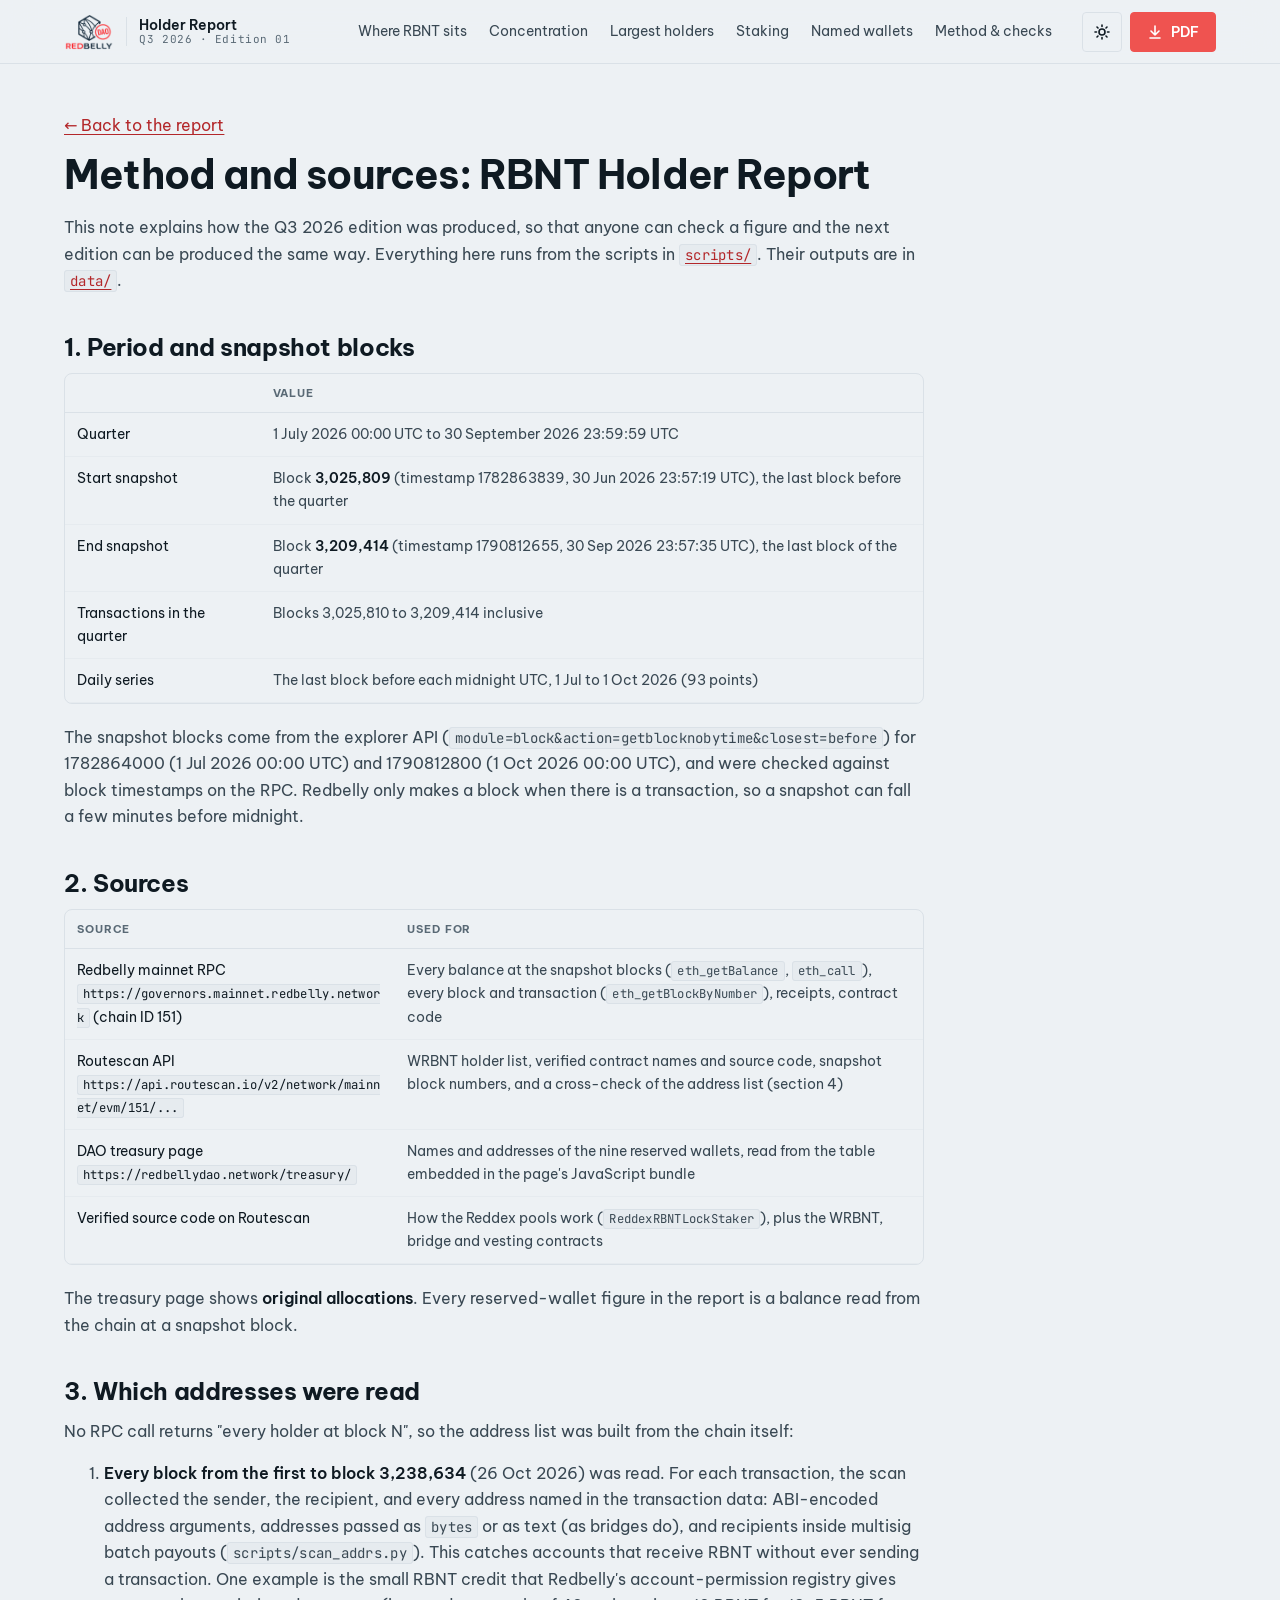
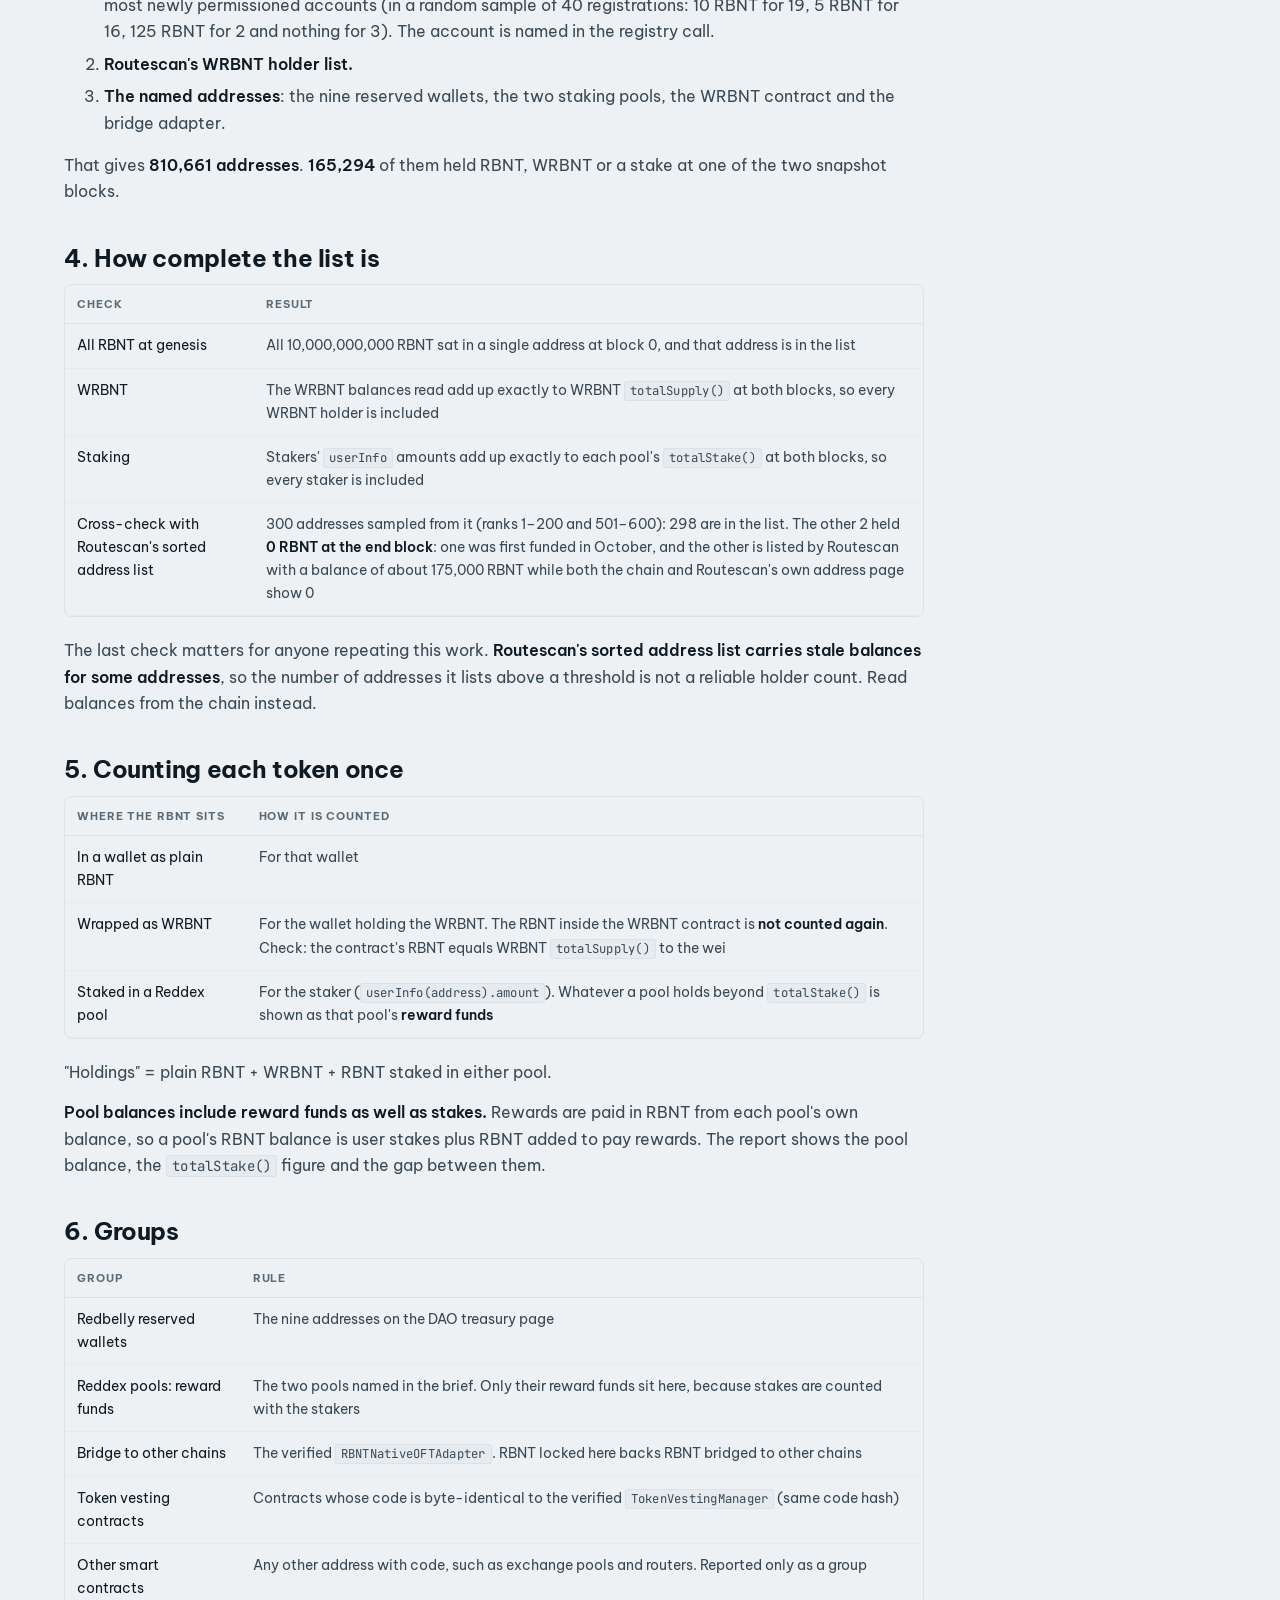
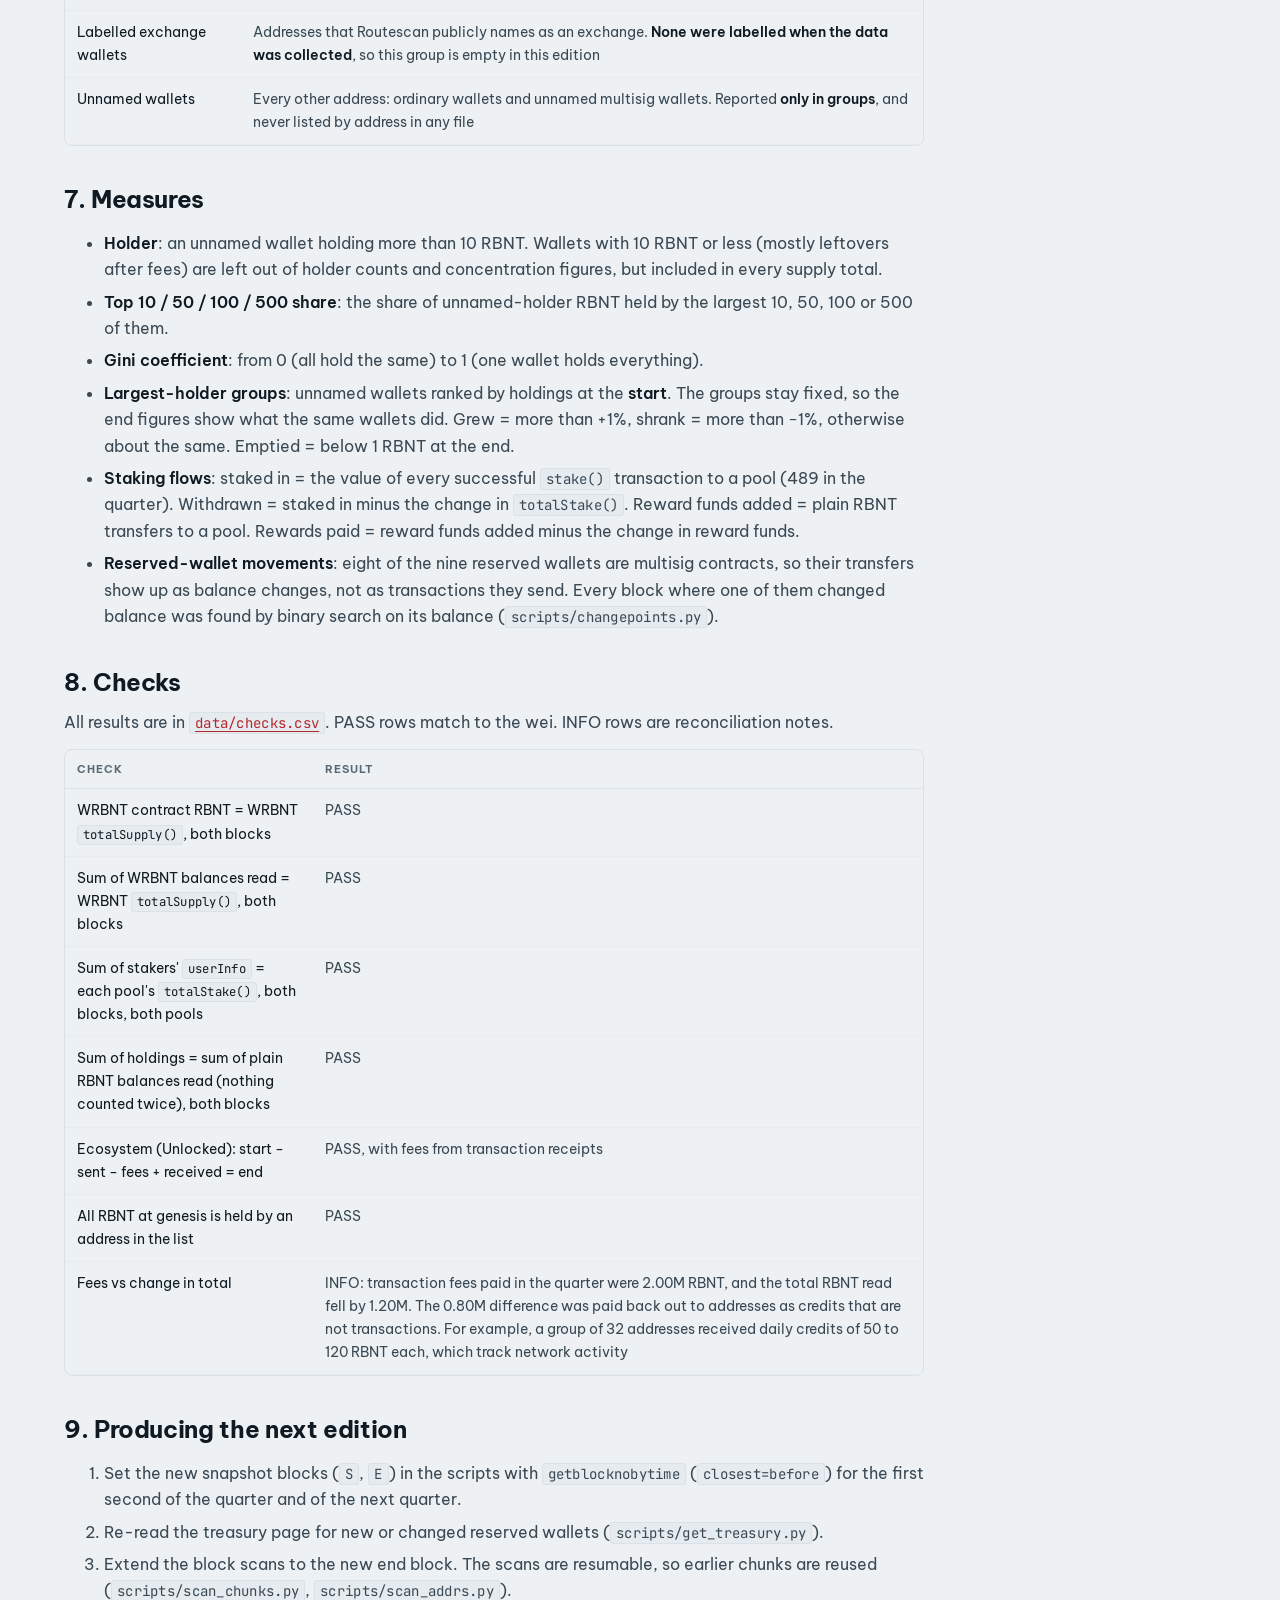
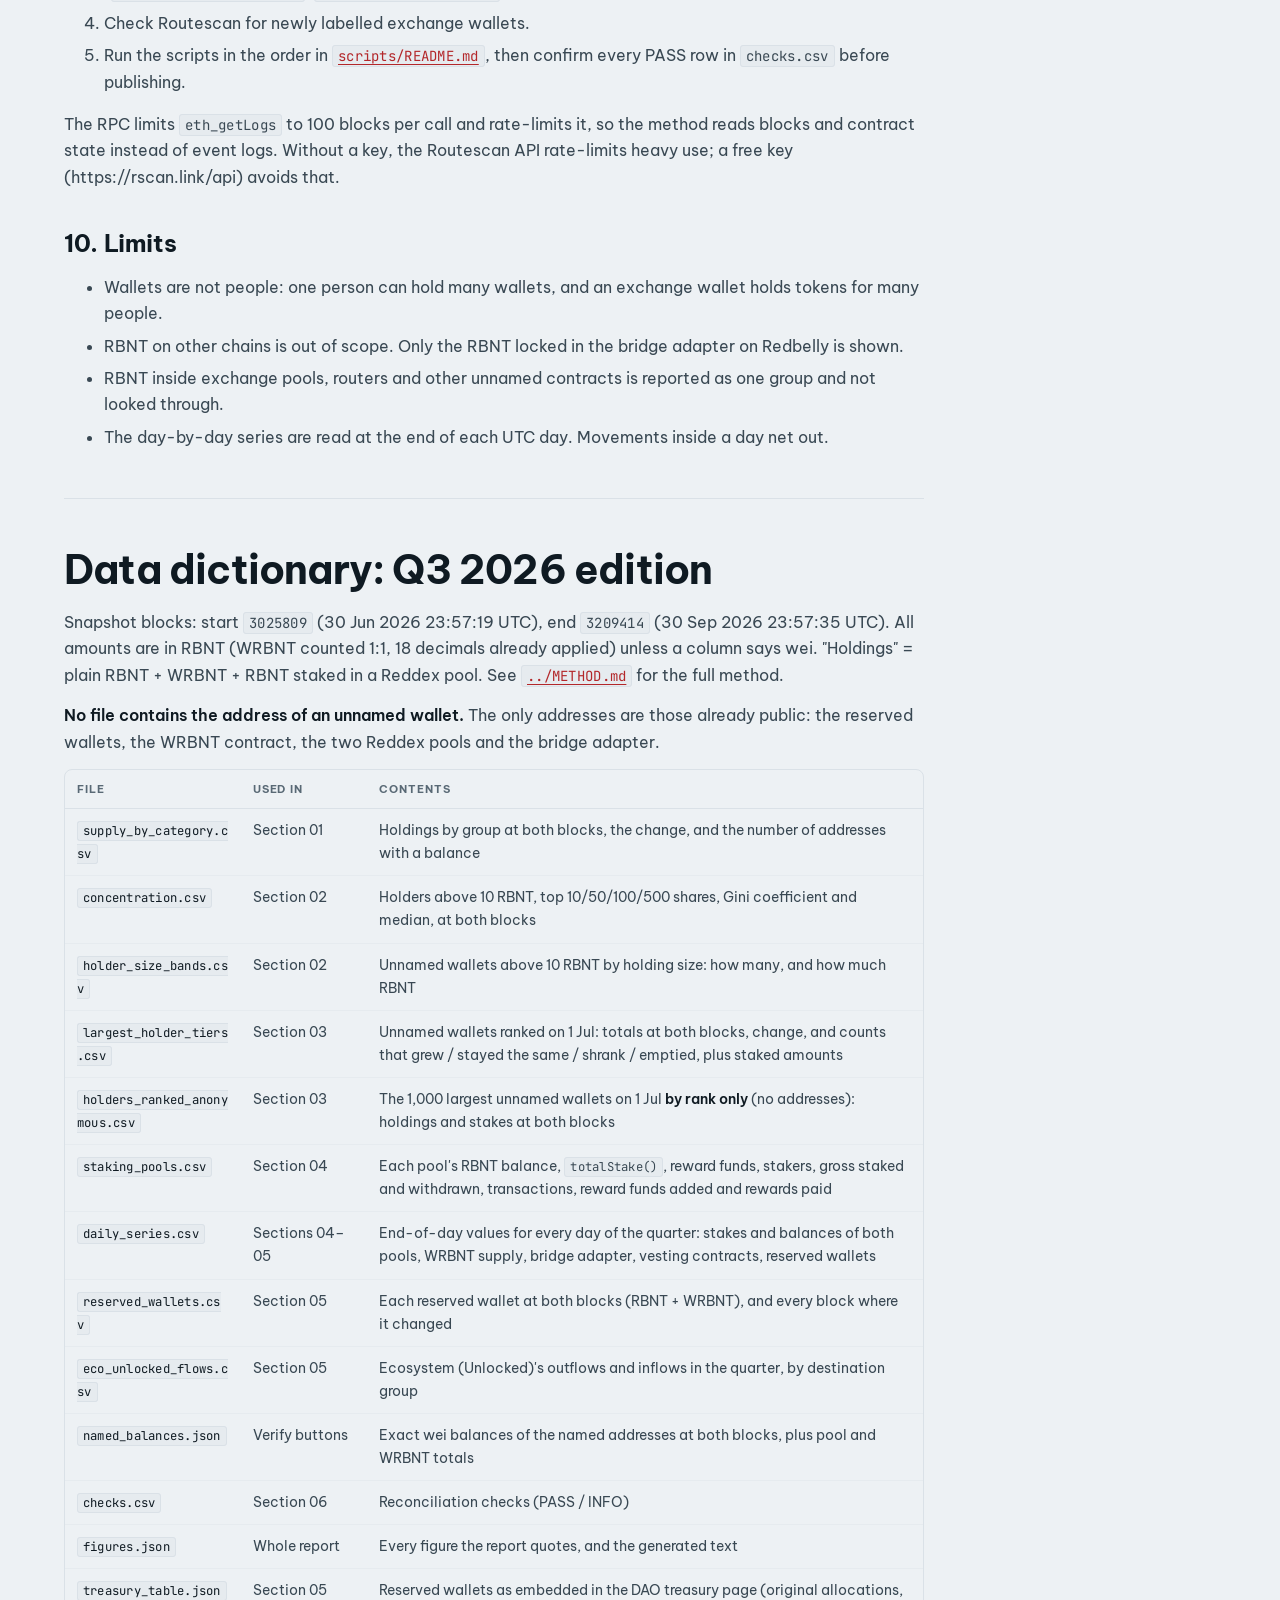
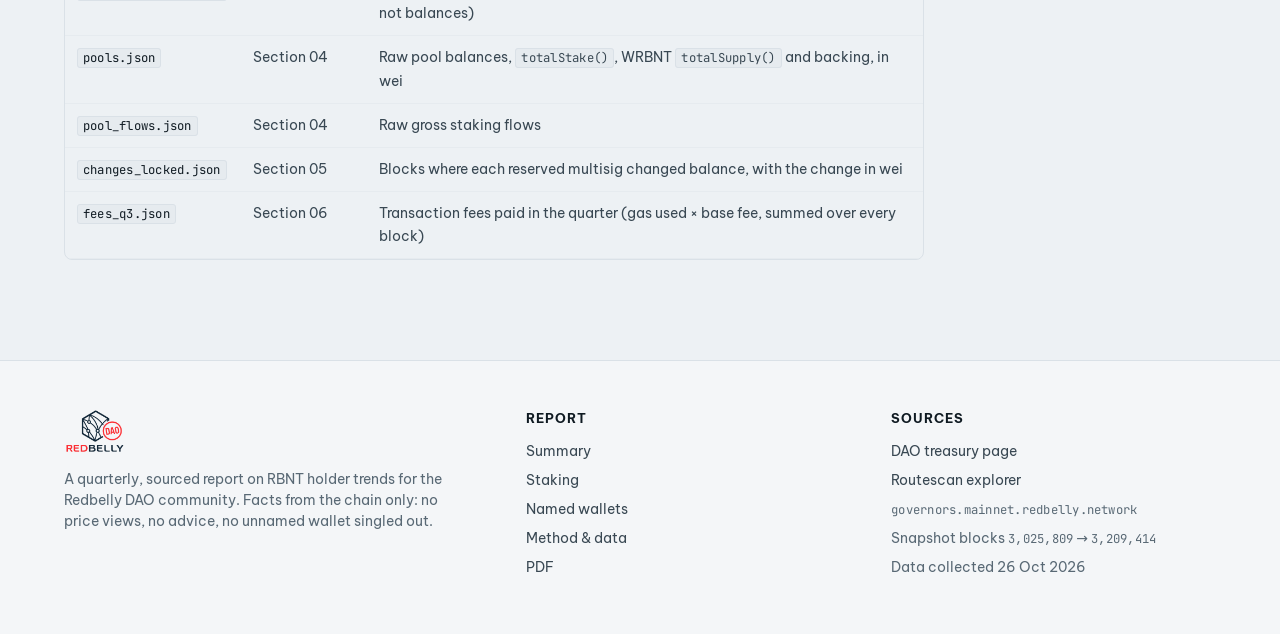
<file: method.html>
<!doctype html><html lang="en" data-theme="dark"><head><meta charset="utf-8">
<meta name="viewport" content="width=device-width, initial-scale=1">
<title>Method and data · Redbelly Quarterly Holder</title>
<meta name="description" content="How the RBNT holder report was produced: snapshot blocks, sources, rules, checks and the data dictionary.">
<meta name="theme-color" content="#0c1317">
<link rel="canonical" href="https://redbelly-quarterly-holder-review.vercel.app/method.html">
<meta property="og:type" content="article"><meta property="og:title" content="Method and data · Redbelly Quarterly Holder"><meta property="og:description" content="How the RBNT holder report was produced: snapshot blocks, sources, rules, checks and the data dictionary.">
<meta property="og:url" content="https://redbelly-quarterly-holder-review.vercel.app/method.html"><meta property="og:image" content="https://redbelly-quarterly-holder-review.vercel.app/assets/img/og.png"><meta property="og:image:width" content="1200"><meta property="og:image:height" content="630">
<meta name="twitter:card" content="summary_large_image"><meta name="twitter:title" content="Method and data · Redbelly Quarterly Holder"><meta name="twitter:description" content="How the RBNT holder report was produced: snapshot blocks, sources, rules, checks and the data dictionary."><meta name="twitter:image" content="https://redbelly-quarterly-holder-review.vercel.app/assets/img/og.png">
<link rel="icon" href="assets/img/favicon.ico" sizes="any"><link rel="icon" type="image/png" href="assets/img/favicon-32.png"><link rel="apple-touch-icon" href="assets/img/apple-touch-icon.png">
<link rel="preload" href="assets/fonts/BeVietnamPro-400-latin.woff2" as="font" type="font/woff2" crossorigin>
<link rel="preload" href="assets/fonts/BeVietnamPro-700-latin.woff2" as="font" type="font/woff2" crossorigin>
<link rel="stylesheet" href="assets/css/fonts.css"><link rel="stylesheet" href="assets/css/site.css">
<script>(function(){try{var t=localStorage.getItem("rbnt-theme");if(!t)t=matchMedia("(prefers-color-scheme: light)").matches?"light":"dark";document.documentElement.dataset.theme=t;}catch(e){}})();</script>
</head><body><a class="skip" href="#content">Skip to the report</a>
<header class="site-header"><div class="shell">
<a class="brand" href="index.html" aria-label="RBNT Holder Report, home"><img class="logo-dark" src="assets/img/dao-logo-on-dark.png" alt="Redbelly DAO" width="50" height="36"><img class="logo-light" src="assets/img/dao-logo-on-light.png" alt="Redbelly DAO" width="50" height="36">
<span class="brand-text"><b>Holder Report</b><span>Q3 2026 · Edition 01</span></span></a>
<nav class="top-nav" aria-label="Sections"><a href="index.html#supply">Where RBNT sits</a><a href="index.html#concentration">Concentration</a><a href="index.html#largest">Largest holders</a><a href="index.html#staking">Staking</a><a href="index.html#named">Named wallets</a><a href="index.html#method">Method &amp; checks</a></nav>
<div class="header-actions">
<button class="btn icon-btn theme-btn" type="button" aria-label="Switch light or dark theme"><svg class="ic16 i-moon" width="16" height="16" viewBox="0 0 16 16" fill="none" stroke="currentColor" stroke-width="1.6" stroke-linecap="round" stroke-linejoin="round" aria-hidden="true"><path d="M13.5 9.5A5.5 5.5 0 016.5 2.5a5.5 5.5 0 107 7z"/></svg><svg class="ic16 i-sun" width="16" height="16" viewBox="0 0 16 16" fill="none" stroke="currentColor" stroke-width="1.6" stroke-linecap="round" stroke-linejoin="round" aria-hidden="true"><circle cx="8" cy="8" r="3"/><path d="M8 1v1.5M8 13.5V15M1 8h1.5M13.5 8H15M3 3l1 1M12 12l1 1M13 3l-1 1M4 12l-1 1"/></svg></button>
<a class="btn btn-primary hide-sm" href="report/RBNT-Holder-Report-Q3-2026.pdf" download><svg class="ic16 " width="16" height="16" viewBox="0 0 16 16" fill="none" stroke="currentColor" stroke-width="1.6" stroke-linecap="round" stroke-linejoin="round" aria-hidden="true"><path d="M8 2v9M4 7l4 4 4-4M3 14h10"/></svg>PDF</a>
<button class="btn icon-btn menu-btn" type="button" aria-label="Open the section list" aria-expanded="false"><svg class="ic16 " width="16" height="16" viewBox="0 0 16 16" fill="none" stroke="currentColor" stroke-width="1.6" stroke-linecap="round" stroke-linejoin="round" aria-hidden="true"><path d="M2 4h12M2 8h12M2 12h12"/></svg></button>
</div></div></header>
<div class="sheet" aria-label="Sections"><div class="scrim"></div><nav><div style="display:flex;justify-content:space-between;align-items:center"><span class="caps" style="color:var(--muted)">Sections</span><button class="btn icon-btn close" type="button" aria-label="Close"><svg class="ic16 " width="16" height="16" viewBox="0 0 16 16" fill="none" stroke="currentColor" stroke-width="1.6" stroke-linecap="round" stroke-linejoin="round" aria-hidden="true"><path d="M3 3l10 10M13 3L3 13"/></svg></button></div>
<ol><li><a href="index.html#summary"><span>00</span>Summary</a></li><li><a href="index.html#supply"><span>01</span>Where RBNT sits</a></li><li><a href="index.html#concentration"><span>02</span>Concentration</a></li><li><a href="index.html#largest"><span>03</span>Largest holders</a></li><li><a href="index.html#staking"><span>04</span>Staking</a></li><li><a href="index.html#named"><span>05</span>Named wallets</a></li><li><a href="index.html#method"><span>06</span>Method &amp; checks</a></li><li><a href="index.html#downloads"><span>07</span>Data &amp; sharing</a></li></ol>
<a class="btn btn-primary" href="report/RBNT-Holder-Report-Q3-2026.pdf" download style="width:100%;justify-content:center"><svg class="ic16 " width="16" height="16" viewBox="0 0 16 16" fill="none" stroke="currentColor" stroke-width="1.6" stroke-linecap="round" stroke-linejoin="round" aria-hidden="true"><path d="M8 2v9M4 7l4 4 4-4M3 14h10"/></svg>Download the PDF</a></nav></div><div class="shell" style="padding-top:48px;padding-bottom:80px"><main id="content" class="prose doc" style="max-width:860px"><span id="top"></span>
<p><a href="index.html">← Back to the report</a></p><h1 id="method-and-sources-rbnt-holder-report">Method and sources: RBNT Holder Report</h1>
<p>This note explains how the Q3 2026 edition was produced, so that anyone can check a figure and the next edition can be produced the same way. Everything here runs from the scripts in <a href="scripts/README.md"><code>scripts/</code></a>. Their outputs are in <a href="data/README.md"><code>data/</code></a>.</p>
<h2 id="1-period-and-snapshot-blocks">1. Period and snapshot blocks</h2>
<table>
<thead>
<tr>
<th></th>
<th>Value</th>
</tr>
</thead>
<tbody>
<tr>
<td>Quarter</td>
<td>1 July 2026 00:00 UTC to 30 September 2026 23:59:59 UTC</td>
</tr>
<tr>
<td>Start snapshot</td>
<td>Block <strong>3,025,809</strong> (timestamp 1782863839, 30 Jun 2026 23:57:19 UTC), the last block before the quarter</td>
</tr>
<tr>
<td>End snapshot</td>
<td>Block <strong>3,209,414</strong> (timestamp 1790812655, 30 Sep 2026 23:57:35 UTC), the last block of the quarter</td>
</tr>
<tr>
<td>Transactions in the quarter</td>
<td>Blocks 3,025,810 to 3,209,414 inclusive</td>
</tr>
<tr>
<td>Daily series</td>
<td>The last block before each midnight UTC, 1 Jul to 1 Oct 2026 (93 points)</td>
</tr>
</tbody>
</table>
<p>The snapshot blocks come from the explorer API (<code>module=block&amp;action=getblocknobytime&amp;closest=before</code>) for 1782864000 (1 Jul 2026 00:00 UTC) and 1790812800 (1 Oct 2026 00:00 UTC), and were checked against block timestamps on the RPC. Redbelly only makes a block when there is a transaction, so a snapshot can fall a few minutes before midnight.</p>
<h2 id="2-sources">2. Sources</h2>
<table>
<thead>
<tr>
<th>Source</th>
<th>Used for</th>
</tr>
</thead>
<tbody>
<tr>
<td>Redbelly mainnet RPC <code>https://governors.mainnet.redbelly.network</code> (chain ID 151)</td>
<td>Every balance at the snapshot blocks (<code>eth_getBalance</code>, <code>eth_call</code>), every block and transaction (<code>eth_getBlockByNumber</code>), receipts, contract code</td>
</tr>
<tr>
<td>Routescan API <code>https://api.routescan.io/v2/network/mainnet/evm/151/...</code></td>
<td>WRBNT holder list, verified contract names and source code, snapshot block numbers, and a cross-check of the address list (section 4)</td>
</tr>
<tr>
<td>DAO treasury page <code>https://redbellydao.network/treasury/</code></td>
<td>Names and addresses of the nine reserved wallets, read from the table embedded in the page's JavaScript bundle</td>
</tr>
<tr>
<td>Verified source code on Routescan</td>
<td>How the Reddex pools work (<code>ReddexRBNTLockStaker</code>), plus the WRBNT, bridge and vesting contracts</td>
</tr>
</tbody>
</table>
<p>The treasury page shows <strong>original allocations</strong>. Every reserved-wallet figure in the report is a balance read from the chain at a snapshot block.</p>
<h2 id="3-which-addresses-were-read">3. Which addresses were read</h2>
<p>No RPC call returns "every holder at block N", so the address list was built from the chain itself:</p>
<ol>
<li><strong>Every block from the first to block 3,238,634</strong> (26 Oct 2026) was read. For each transaction, the scan collected the sender, the recipient, and every address named in the transaction data: ABI-encoded address arguments, addresses passed as <code>bytes</code> or as text (as bridges do), and recipients inside multisig batch payouts (<code>scripts/scan_addrs.py</code>). This catches accounts that receive RBNT without ever sending a transaction. One example is the small RBNT credit that Redbelly's account-permission registry gives most newly permissioned accounts (in a random sample of 40 registrations: 10 RBNT for 19, 5 RBNT for 16, 125 RBNT for 2 and nothing for 3). The account is named in the registry call.</li>
<li><strong>Routescan's WRBNT holder list.</strong></li>
<li><strong>The named addresses</strong>: the nine reserved wallets, the two staking pools, the WRBNT contract and the bridge adapter.</li>
</ol>
<p>That gives <strong>810,661 addresses</strong>. <strong>165,294</strong> of them held RBNT, WRBNT or a stake at one of the two snapshot blocks.</p>
<h2 id="4-how-complete-the-list-is">4. How complete the list is</h2>
<table>
<thead>
<tr>
<th>Check</th>
<th>Result</th>
</tr>
</thead>
<tbody>
<tr>
<td>All RBNT at genesis</td>
<td>All 10,000,000,000 RBNT sat in a single address at block 0, and that address is in the list</td>
</tr>
<tr>
<td>WRBNT</td>
<td>The WRBNT balances read add up exactly to WRBNT <code>totalSupply()</code> at both blocks, so every WRBNT holder is included</td>
</tr>
<tr>
<td>Staking</td>
<td>Stakers' <code>userInfo</code> amounts add up exactly to each pool's <code>totalStake()</code> at both blocks, so every staker is included</td>
</tr>
<tr>
<td>Cross-check with Routescan's sorted address list</td>
<td>300 addresses sampled from it (ranks 1–200 and 501–600): 298 are in the list. The other 2 held <strong>0 RBNT at the end block</strong>: one was first funded in October, and the other is listed by Routescan with a balance of about 175,000 RBNT while both the chain and Routescan's own address page show 0</td>
</tr>
</tbody>
</table>
<p>The last check matters for anyone repeating this work. <strong>Routescan's sorted address list carries stale balances for some addresses</strong>, so the number of addresses it lists above a threshold is not a reliable holder count. Read balances from the chain instead.</p>
<h2 id="5-counting-each-token-once">5. Counting each token once</h2>
<table>
<thead>
<tr>
<th>Where the RBNT sits</th>
<th>How it is counted</th>
</tr>
</thead>
<tbody>
<tr>
<td>In a wallet as plain RBNT</td>
<td>For that wallet</td>
</tr>
<tr>
<td>Wrapped as WRBNT</td>
<td>For the wallet holding the WRBNT. The RBNT inside the WRBNT contract is <strong>not counted again</strong>. Check: the contract's RBNT equals WRBNT <code>totalSupply()</code> to the wei</td>
</tr>
<tr>
<td>Staked in a Reddex pool</td>
<td>For the staker (<code>userInfo(address).amount</code>). Whatever a pool holds beyond <code>totalStake()</code> is shown as that pool's <strong>reward funds</strong></td>
</tr>
</tbody>
</table>
<p>"Holdings" = plain RBNT + WRBNT + RBNT staked in either pool.</p>
<p><strong>Pool balances include reward funds as well as stakes.</strong> Rewards are paid in RBNT from each pool's own balance, so a pool's RBNT balance is user stakes plus RBNT added to pay rewards. The report shows the pool balance, the <code>totalStake()</code> figure and the gap between them.</p>
<h2 id="6-groups">6. Groups</h2>
<table>
<thead>
<tr>
<th>Group</th>
<th>Rule</th>
</tr>
</thead>
<tbody>
<tr>
<td>Redbelly reserved wallets</td>
<td>The nine addresses on the DAO treasury page</td>
</tr>
<tr>
<td>Reddex pools: reward funds</td>
<td>The two pools named in the brief. Only their reward funds sit here, because stakes are counted with the stakers</td>
</tr>
<tr>
<td>Bridge to other chains</td>
<td>The verified <code>RBNTNativeOFTAdapter</code>. RBNT locked here backs RBNT bridged to other chains</td>
</tr>
<tr>
<td>Token vesting contracts</td>
<td>Contracts whose code is byte-identical to the verified <code>TokenVestingManager</code> (same code hash)</td>
</tr>
<tr>
<td>Other smart contracts</td>
<td>Any other address with code, such as exchange pools and routers. Reported only as a group</td>
</tr>
<tr>
<td>Labelled exchange wallets</td>
<td>Addresses that Routescan publicly names as an exchange. <strong>None were labelled when the data was collected</strong>, so this group is empty in this edition</td>
</tr>
<tr>
<td>Unnamed wallets</td>
<td>Every other address: ordinary wallets and unnamed multisig wallets. Reported <strong>only in groups</strong>, and never listed by address in any file</td>
</tr>
</tbody>
</table>
<h2 id="7-measures">7. Measures</h2>
<ul>
<li><strong>Holder</strong>: an unnamed wallet holding more than 10 RBNT. Wallets with 10 RBNT or less (mostly leftovers after fees) are left out of holder counts and concentration figures, but included in every supply total.</li>
<li><strong>Top 10 / 50 / 100 / 500 share</strong>: the share of unnamed-holder RBNT held by the largest 10, 50, 100 or 500 of them.</li>
<li><strong>Gini coefficient</strong>: from 0 (all hold the same) to 1 (one wallet holds everything).</li>
<li><strong>Largest-holder groups</strong>: unnamed wallets ranked by holdings at the <strong>start</strong>. The groups stay fixed, so the end figures show what the same wallets did. Grew = more than +1%, shrank = more than −1%, otherwise about the same. Emptied = below 1 RBNT at the end.</li>
<li><strong>Staking flows</strong>: staked in = the value of every successful <code>stake()</code> transaction to a pool (489 in the quarter). Withdrawn = staked in minus the change in <code>totalStake()</code>. Reward funds added = plain RBNT transfers to a pool. Rewards paid = reward funds added minus the change in reward funds.</li>
<li><strong>Reserved-wallet movements</strong>: eight of the nine reserved wallets are multisig contracts, so their transfers show up as balance changes, not as transactions they send. Every block where one of them changed balance was found by binary search on its balance (<code>scripts/changepoints.py</code>).</li>
</ul>
<h2 id="8-checks">8. Checks</h2>
<p>All results are in <a href="data/checks.csv"><code>data/checks.csv</code></a>. PASS rows match to the wei. INFO rows are reconciliation notes.</p>
<table>
<thead>
<tr>
<th>Check</th>
<th>Result</th>
</tr>
</thead>
<tbody>
<tr>
<td>WRBNT contract RBNT = WRBNT <code>totalSupply()</code>, both blocks</td>
<td>PASS</td>
</tr>
<tr>
<td>Sum of WRBNT balances read = WRBNT <code>totalSupply()</code>, both blocks</td>
<td>PASS</td>
</tr>
<tr>
<td>Sum of stakers' <code>userInfo</code> = each pool's <code>totalStake()</code>, both blocks, both pools</td>
<td>PASS</td>
</tr>
<tr>
<td>Sum of holdings = sum of plain RBNT balances read (nothing counted twice), both blocks</td>
<td>PASS</td>
</tr>
<tr>
<td>Ecosystem (Unlocked): start − sent − fees + received = end</td>
<td>PASS, with fees from transaction receipts</td>
</tr>
<tr>
<td>All RBNT at genesis is held by an address in the list</td>
<td>PASS</td>
</tr>
<tr>
<td>Fees vs change in total</td>
<td>INFO: transaction fees paid in the quarter were 2.00M RBNT, and the total RBNT read fell by 1.20M. The 0.80M difference was paid back out to addresses as credits that are not transactions. For example, a group of 32 addresses received daily credits of 50 to 120 RBNT each, which track network activity</td>
</tr>
</tbody>
</table>
<h2 id="9-producing-the-next-edition">9. Producing the next edition</h2>
<ol>
<li>Set the new snapshot blocks (<code>S</code>, <code>E</code>) in the scripts with <code>getblocknobytime</code> (<code>closest=before</code>) for the first second of the quarter and of the next quarter.</li>
<li>Re-read the treasury page for new or changed reserved wallets (<code>scripts/get_treasury.py</code>).</li>
<li>Extend the block scans to the new end block. The scans are resumable, so earlier chunks are reused (<code>scripts/scan_chunks.py</code>, <code>scripts/scan_addrs.py</code>).</li>
<li>Check Routescan for newly labelled exchange wallets.</li>
<li>Run the scripts in the order in <a href="scripts/README.md"><code>scripts/README.md</code></a>, then confirm every PASS row in <code>checks.csv</code> before publishing.</li>
</ol>
<p>The RPC limits <code>eth_getLogs</code> to 100 blocks per call and rate-limits it, so the method reads blocks and contract state instead of event logs. Without a key, the Routescan API rate-limits heavy use; a free key (https://rscan.link/api) avoids that.</p>
<h2 id="10-limits">10. Limits</h2>
<ul>
<li>Wallets are not people: one person can hold many wallets, and an exchange wallet holds tokens for many people.</li>
<li>RBNT on other chains is out of scope. Only the RBNT locked in the bridge adapter on Redbelly is shown.</li>
<li>RBNT inside exchange pools, routers and other unnamed contracts is reported as one group and not looked through.</li>
<li>The day-by-day series are read at the end of each UTC day. Movements inside a day net out.</li>
</ul><hr style="border:0;border-top:1px solid var(--edge);margin:48px 0"><h1>Data dictionary: Q3 2026 edition</h1>
<p>Snapshot blocks: start <code>3025809</code> (30 Jun 2026 23:57:19 UTC), end <code>3209414</code> (30 Sep 2026 23:57:35 UTC). All amounts are in RBNT (WRBNT counted 1:1, 18 decimals already applied) unless a column says wei. "Holdings" = plain RBNT + WRBNT + RBNT staked in a Reddex pool. See <a href="#top"><code>../METHOD.md</code></a> for the full method.</p>
<p><strong>No file contains the address of an unnamed wallet.</strong> The only addresses are those already public: the reserved wallets, the WRBNT contract, the two Reddex pools and the bridge adapter.</p>
<table>
<thead>
<tr>
<th>File</th>
<th>Used in</th>
<th>Contents</th>
</tr>
</thead>
<tbody>
<tr>
<td><code>supply_by_category.csv</code></td>
<td>Section 01</td>
<td>Holdings by group at both blocks, the change, and the number of addresses with a balance</td>
</tr>
<tr>
<td><code>concentration.csv</code></td>
<td>Section 02</td>
<td>Holders above 10 RBNT, top 10/50/100/500 shares, Gini coefficient and median, at both blocks</td>
</tr>
<tr>
<td><code>holder_size_bands.csv</code></td>
<td>Section 02</td>
<td>Unnamed wallets above 10 RBNT by holding size: how many, and how much RBNT</td>
</tr>
<tr>
<td><code>largest_holder_tiers.csv</code></td>
<td>Section 03</td>
<td>Unnamed wallets ranked on 1 Jul: totals at both blocks, change, and counts that grew / stayed the same / shrank / emptied, plus staked amounts</td>
</tr>
<tr>
<td><code>holders_ranked_anonymous.csv</code></td>
<td>Section 03</td>
<td>The 1,000 largest unnamed wallets on 1 Jul <strong>by rank only</strong> (no addresses): holdings and stakes at both blocks</td>
</tr>
<tr>
<td><code>staking_pools.csv</code></td>
<td>Section 04</td>
<td>Each pool's RBNT balance, <code>totalStake()</code>, reward funds, stakers, gross staked and withdrawn, transactions, reward funds added and rewards paid</td>
</tr>
<tr>
<td><code>daily_series.csv</code></td>
<td>Sections 04–05</td>
<td>End-of-day values for every day of the quarter: stakes and balances of both pools, WRBNT supply, bridge adapter, vesting contracts, reserved wallets</td>
</tr>
<tr>
<td><code>reserved_wallets.csv</code></td>
<td>Section 05</td>
<td>Each reserved wallet at both blocks (RBNT + WRBNT), and every block where it changed</td>
</tr>
<tr>
<td><code>eco_unlocked_flows.csv</code></td>
<td>Section 05</td>
<td>Ecosystem (Unlocked)'s outflows and inflows in the quarter, by destination group</td>
</tr>
<tr>
<td><code>named_balances.json</code></td>
<td>Verify buttons</td>
<td>Exact wei balances of the named addresses at both blocks, plus pool and WRBNT totals</td>
</tr>
<tr>
<td><code>checks.csv</code></td>
<td>Section 06</td>
<td>Reconciliation checks (PASS / INFO)</td>
</tr>
<tr>
<td><code>figures.json</code></td>
<td>Whole report</td>
<td>Every figure the report quotes, and the generated text</td>
</tr>
<tr>
<td><code>treasury_table.json</code></td>
<td>Section 05</td>
<td>Reserved wallets as embedded in the DAO treasury page (original allocations, not balances)</td>
</tr>
<tr>
<td><code>pools.json</code></td>
<td>Section 04</td>
<td>Raw pool balances, <code>totalStake()</code>, WRBNT <code>totalSupply()</code> and backing, in wei</td>
</tr>
<tr>
<td><code>pool_flows.json</code></td>
<td>Section 04</td>
<td>Raw gross staking flows</td>
</tr>
<tr>
<td><code>changes_locked.json</code></td>
<td>Section 05</td>
<td>Blocks where each reserved multisig changed balance, with the change in wei</td>
</tr>
<tr>
<td><code>fees_q3.json</code></td>
<td>Section 06</td>
<td>Transaction fees paid in the quarter (gas used × base fee, summed over every block)</td>
</tr>
</tbody>
</table></main></div><footer class="site-footer"><div class="shell">
<div><img class="logo-dark" src="assets/img/dao-logo-on-dark.png" alt="Redbelly DAO" width="62" height="44"><img class="logo-light" src="assets/img/dao-logo-on-light.png" alt="Redbelly DAO" width="62" height="44">
<p style="max-width:44ch;margin:0">A quarterly, sourced report on RBNT holder trends for the Redbelly DAO community. Facts from the chain only: no price views, no advice, no unnamed wallet singled out.</p></div>
<div><h4>Report</h4><ul><li><a href="index.html#summary">Summary</a></li><li><a href="index.html#staking">Staking</a></li><li><a href="index.html#named">Named wallets</a></li><li><a href="method.html">Method & data</a></li><li><a href="report/RBNT-Holder-Report-Q3-2026.pdf" download>PDF</a></li></ul></div>
<div><h4>Sources</h4><ul><li><a href="https://redbellydao.network/treasury/" target="_blank" rel="noopener">DAO treasury page</a></li><li><a href="https://redbelly.routescan.io" target="_blank" rel="noopener">Routescan explorer</a></li>
<li><span class="mono">governors.mainnet.redbelly.network</span></li><li>Snapshot blocks <span class="mono">3,025,809</span> → <span class="mono">3,209,414</span></li><li>Data collected 26 Oct 2026</li></ul></div>
</div></footer>
<button class="btn icon-btn to-top" type="button" aria-label="Back to top" onclick="window.scrollTo({top:0})"><svg class="ic16 " width="16" height="16" viewBox="0 0 16 16" fill="none" stroke="currentColor" stroke-width="1.6" stroke-linecap="round" stroke-linejoin="round" aria-hidden="true"><path d="M8 13V3M4 7l4-4 4 4"/></svg></button>
<div class="toast" role="status" aria-live="polite"></div><dialog id="verify-dialog" aria-labelledby="v-title"><div class="dlg-head"><h3 id="v-title">Verify</h3><button class="btn icon-btn" id="v-close" type="button" aria-label="Close"><svg class="ic16 " width="16" height="16" viewBox="0 0 16 16" fill="none" stroke="currentColor" stroke-width="1.6" stroke-linecap="round" stroke-linejoin="round" aria-hidden="true"><path d="M3 3l10 10M13 3L3 13"/></svg></button></div>
<div class="dlg-body"><p id="v-what"></p>
<dl class="kv"><dt>RPC method</dt><dd id="v-method"></dd><dt>Block</dt><dd id="v-block"></dd><dt>Published figure</dt><dd id="v-expect"></dd></dl>
<div class="result" id="v-result" aria-live="polite"></div>
<div style="display:flex;gap:8px;flex-wrap:wrap"><button class="btn btn-primary" id="v-run" type="button">Ask the chain now</button><button class="btn" type="button" data-copy-from="#v-curl"><svg class="ic16 " width="16" height="16" viewBox="0 0 16 16" fill="none" stroke="currentColor" stroke-width="1.6" stroke-linecap="round" stroke-linejoin="round" aria-hidden="true"><rect x="5" y="5" width="9" height="9" rx="1.5"/><path d="M11 5V3.5A1.5 1.5 0 009.5 2h-6A1.5 1.5 0 002 3.5v6A1.5 1.5 0 003.5 11H5"/></svg>Copy command</button></div>
<pre class="code" id="v-curl"></pre>
<p style="font-size:12.5px;color:var(--muted)">Your browser sends this request straight to the public Redbelly RPC. Nothing passes through this site.</p></div></dialog><script id="report-data" type="application/json">{"supply":[{"label":"Redbelly reserved wallets","start":5974809361.36208,"end":5930989287.350195,"share_start":0.5983885806702441,"share_end":0.5940715641432724},{"label":"Token vesting contracts","start":1520016418.7510688,"end":1446088105.4022799,"share_start":0.15223255042978753,"share_end":0.14484595757028038},{"label":"Unnamed wallets","start":1834348686.0015526,"end":1973423340.0336423,"share_start":0.1837135279610936,"share_end":0.19766595984772098},{"label":"Other smart contracts","start":614086258.9103354,"end":586408883.3736827,"share_start":0.06150191289026921,"share_end":0.05873705476358317},{"label":"Bridge to other chains","start":38271942.807196,"end":43192466.611256,"share_start":0.0038330082435751407,"share_end":0.004326329884574594},{"label":"Reddex pools: reward funds","start":3299174.6173063344,"end":3525544.694634995,"share_start":0.0003304186455554419,"share_end":0.00035313263095347114}],"supply_change":[{"label":"Unnamed wallets","value":139074654.0320897},{"label":"Bridge to other chains","value":4920523.804060005},{"label":"Reddex pools: reward funds","value":226370.07732866053},{"label":"Other smart contracts","value":-27677375.536652684},{"label":"Redbelly reserved wallets","value":-43820074.01188469},{"label":"Token vesting contracts","value":-73928313.34878898}],"topn":[{"label":"Top 10","start":0.4708291261892545,"end":0.4805785502350613},{"label":"Top 50","start":0.6734391542932836,"end":0.6824763509379844},{"label":"Top 100","start":0.7540377415289494,"end":0.7630689386400321},{"label":"Top 500","start":0.9227994282086353,"end":0.9270198349226638}],"bands":[{"band":"10 \u2013 1K","wallets_start":11749,"rbnt_start":1042371.4709409524,"wallets_end":11834,"rbnt_end":1059433.4877183177,"share_end":0.000536913028828126,"share_start":0.0005683225805841022},{"band":"1K \u2013 10K","wallets_start":1177,"rbnt_start":4536394.437049579,"wallets_end":1207,"rbnt_end":4607992.599934326,"share_end":0.0023352964507255044,"share_start":0.002473336487887653},{"band":"10K \u2013 100K","wallets_start":1226,"rbnt_start":43050519.78978962,"wallets_end":1229,"rbnt_end":43394544.24452662,"share_end":0.021992032963885008,"share_start":0.023472037737500742},{"band":"100K \u2013 1M","wallets_start":852,"rbnt_start":251407222.20160934,"wallets_end":844,"rbnt_end":254207754.86820397,"share_end":0.1288306035255084,"share_start":0.1370724403749469},{"band":"1M \u2013 10M","wallets_start":181,"rbnt_start":473679270.68431365,"wallets_end":184,"rbnt_end":494188715.02557784,"share_end":0.25045117307789905,"share_start":0.2582597787730073},{"band":"10M +","wallets_start":21,"rbnt_start":1060403622.1792215,"wallets_end":23,"rbnt_end":1175735412.1017659,"share_end":0.595853980953154,"share_start":0.5781540840460733}],"tiers":[{"tier":"Top 10","wallets":10,"start":863556834.7879668,"end":882860171.7625087,"change":19303336.974541903,"change_pct":0.022353290712222248,"grew":4,"shrank":2,"about_same":4,"emptied":0,"staked_start":184601890.50473785,"staked_end":210693778.53611505},{"tier":"11 \u2013 50","wallets":40,"start":371610983.33472127,"end":388699774.4736387,"change":17088791.138917446,"change_pct":0.04598569984548884,"grew":18,"shrank":5,"about_same":17,"emptied":1,"staked_start":229369537.7492553,"staked_end":245718221.67665103},{"tier":"51 \u2013 100","wallets":50,"start":147827432.52301767,"end":156710319.79417154,"change":8882887.271153867,"change_pct":0.06008957281843304,"grew":21,"shrank":1,"about_same":28,"emptied":0,"staked_start":84033721.06645906,"staked_end":94370555.32991548},{"tier":"101 \u2013 500","wallets":400,"start":309529083.64468586,"end":306791498.0683825,"change":-2737585.576303363,"change_pct":-0.00884435654339315,"grew":76,"shrank":25,"about_same":299,"emptied":5,"staked_start":108962923.18657027,"staked_end":109903527.87152787},{"tier":"501 \u2013 1,000","wallets":500,"start":87425244.88578439,"end":90058896.36519814,"change":2633651.479413748,"change_pct":0.03012461083585695,"grew":63,"shrank":27,"about_same":410,"emptied":7,"staked_start":17933622.150846396,"staked_end":20614688.895284873}],"daily":{"dates":["2026-06-30","2026-07-01","2026-07-02","2026-07-03","2026-07-04","2026-07-05","2026-07-06","2026-07-07","2026-07-08","2026-07-09","2026-07-10","2026-07-11","2026-07-12","2026-07-13","2026-07-14","2026-07-15","2026-07-16","2026-07-17","2026-07-18","2026-07-19","2026-07-20","2026-07-21","2026-07-22","2026-07-23","2026-07-24","2026-07-25","2026-07-26","2026-07-27","2026-07-28","2026-07-29","2026-07-30","2026-07-31","2026-08-01","2026-08-02","2026-08-03","2026-08-04","2026-08-05","2026-08-06","2026-08-07","2026-08-08","2026-08-09","2026-08-10","2026-08-11","2026-08-12","2026-08-13","2026-08-14","2026-08-15","2026-08-16","2026-08-17","2026-08-18","2026-08-19","2026-08-20","2026-08-21","2026-08-22","2026-08-23","2026-08-24","2026-08-25","2026-08-26","2026-08-27","2026-08-28","2026-08-29","2026-08-30","2026-08-31","2026-09-01","2026-09-02","2026-09-03","2026-09-04","2026-09-05","2026-09-06","2026-09-07","2026-09-08","2026-09-09","2026-09-10","2026-09-11","2026-09-12","2026-09-13","2026-09-14","2026-09-15","2026-09-16","2026-09-17","2026-09-18","2026-09-19","2026-09-20","2026-09-21","2026-09-22","2026-09-23","2026-09-24","2026-09-25","2026-09-26","2026-09-27","2026-09-28","2026-09-29","2026-09-30"],"nolock":[358606856.27849716,359468892.42443144,357789964.7519314,356894057.4449883,356982057.44498825,356064057.4449883,356426664.7928106,356360327.0623215,351359327.0623215,351421232.0623215,351247982.0623215,351197832.2777472,351202832.2777472,351220232.27774715,351583512.27774715,351571012.2777472,351329856.6277472,351356556.6277472,352896991.9859048,352898841.9859048,358120810.3857199,358215938.1704895,358345964.98156154,357275824.9815616,356279624.9815615,356107957.98156154,356352881.61722344,356384270.08772945,355401251.1956801,355753638.573562,363773573.44970906,363681873.449709,363666673.44970906,363800330.64232695,364036230.64232695,364210066.54490167,362315860.04825646,362376137.2554765,362799362.52048576,363326529.2803708,362135729.2803708,362034919.2803708,362283119.4333945,362886369.43339443,362904369.4333945,362571536.4333945,362489670.1050262,362478048.24988604,362037855.3681701,361864664.92186743,361064665.9218675,361298603.44336337,361400653.4433634,362779143.40983385,361782773.93189514,361792703.6765799,359844365.9016894,360368668.99583906,360251588.4633509,432552589.4294187,436295541.2855063,436568453.9342656,436774953.9342656,437151219.3664241,437160112.7664241,437027277.5763623,435559283.89295745,435585287.79118234,435754292.2871806,436028752.28718066,436060776.28978133,441303701.1436789,441307089.14367884,441520149.7099752,441556849.7099752,441331349.7099751,439155849.7099752,439244647.8060408,439319878.07662106,439335253.2225211,439378628.5300442,439648873.5300442,439669373.53004414,440015872.8200442,440525872.82004416,440711821.01019955,440766414.275028,440502114.2750124,440531764.8760208,441347341.2981977,442436218.7802367,441652249.9092804,440677249.90928036],"lock365":[277156292.00327575,278276873.2643302,283036493.3579582,283246493.3579582,283260493.3579582,283241751.03123546,283482792.85086614,283482792.85086614,288556382.8589777,288556382.8589777,288574987.13563126,288574987.13563126,288574987.13563126,288590187.13563126,288594529.9993501,289770929.9993501,288355083.32452756,288355083.32452756,288396583.32452756,288460183.32452756,286458963.32452756,286470963.32452756,286470963.32452756,286620715.3613964,285668545.3613964,285731769.19167817,285655845.48419386,285691605.0841465,285861216.74361306,286187000.1201824,281230000.1201824,281236585.7206047,281241585.7206047,281224385.7206047,282114249.6382074,282231856.3491024,285114017.126796,285187018.51198566,285187018.51198566,285216018.51198566,285435118.51198566,286662818.51198566,286662818.51198566,286759575.5860643,286930323.02901554,287321724.6067512,289013554.6105427,289013554.6105427,289117614.50595284,279328440.6517942,290328440.6517942,290234788.6517942,293165271.39556843,293965271.39556843,294120271.39556843,296751397.89086133,301076558.46444577,301090158.4644458,301090158.4644458,302441685.66492385,302848055.627431,302855255.6274309,302869369.89217967,302864369.89217967,302882369.89217967,303614907.8748992,304377790.0791783,304377790.0791783,304403790.0791783,304497880.06804115,304727005.61994445,304727005.61994445,305367305.6199444,305347305.61994445,305347305.61994445,305347105.6199444,305969822.50160813,306050493.46065503,306115463.46065503,306769299.18926793,306929299.18926793,306829299.18926793,306679299.18926793,306679299.18926793,306173084.18926793,306638178.90702057,308401880.4102084,308845225.1716061,308845225.1716061,311466887.78065014,310495704.80436575,310516414.8043658,310573757.5603491],"vesting":[1520016418.7510688,1519964948.151516,1517966937.1392047,1517866060.9715986,1517816104.1059067,1517022405.265128,1516916316.7284985,1516857979.432387,1516785987.462011,1516724594.3934634,1516703842.9960186,1516679821.8854146,1516634401.7713215,1516613789.5067642,1516519257.2007585,1515259066.5963845,1515176687.2320042,1515076568.3192859,1515044141.265264,1514691275.6772008,1514682459.580891,1514551865.613261,1511575721.3335044,1511539579.7563071,1509133865.1419294,1509130858.002603,1508962839.677382,1508692439.5774498,1508677426.8736954,1508603298.6763673,1507394173.4589508,1507338869.6208894,1507276271.5652707,1507267583.635897,1490020523.109675,1480076014.0118947,1479922756.7290144,1479661385.3391585,1479651956.7795985,1479621926.1150358,1479586012.149969,1478951572.4526632,1478923250.8577003,1478880564.417667,1478870352.2754254,1478508426.6817703,1478490744.430902,1478354633.9725654,1478133105.0648286,1478105124.0333178,1477771726.5585887,1477694291.9459245,1474686676.1450212,1474647510.9210207,1474638484.2206378,1474594319.57884,1474591504.269691,1474575388.7998903,1474559923.6219301,1453587710.7167425,1453566674.7671378,1453559575.931992,1453353104.7952452,1453112744.294199,1453077405.7291622,1452991749.4629474,1452399371.8757842,1452360971.2681928,1452293561.8549294,1452198315.218875,1451330724.0459087,1449061179.9744065,1448483271.504859,1448467336.6397235,1448445598.258242,1448415913.434301,1448395431.9813387,1448335403.8853018,1448261073.31403,1447626442.7029026,1447613242.077201,1447552823.5536122,1447530018.790259,1447507278.5058267,1447491057.351493,1447136548.3749995,1446539710.890703,1446483548.829048,1446417588.049883,1446304134.070493,1446210722.030287,1446199950.4348552,1446088105.4022799],"bridge":[38271942.807196,37239033.666051,37239033.666051,37239033.666051,37084351.619849,37006934.543062,37006934.543062,37076934.543062,37076934.543062,37509459.543062,37509459.543062,37509459.543062,37509459.543062,37427638.481447995,37407267.75375,37407267.75375,37548267.75375,37407293.95415,37178980.906693995,37178980.906693995,37178980.906693995,38158731.906694,38158731.906694,38158731.906694,38158731.906694,38158731.906694,38158731.906694,38271731.906694,38271731.906694,38373281.906694,38578701.906694,38578701.906694,38628701.906694,38709911.906694,39149527.906694,39149527.906694,39149527.906694,39149527.906694,39149527.906694,39388877.906694,39578148.86817499,39578148.86817499,39640848.868175,39906828.868175,40093698.868175,40027962.646442,40027962.646442,40369123.646442,40558943.646441996,40558943.646441996,40608943.646441996,40766523.646442,40766523.646442,41119423.646442,41300839.042368,41449619.042367995,41449619.042367995,41449619.042367995,41584319.042367995,41726138.562368,41726138.562368,41796921.582394,41416149.096825995,41416149.096825995,41466149.096826,41466149.096826,41466149.096826,41466149.096826,41822149.096826,41822149.096826,42055849.096826,42055849.096826,42313979.096825995,42582889.096825995,42582889.096825995,42728439.096826,42962422.096825995,42962522.096826,42836563.293626,42836563.293626,43156428.293626,43156428.293626,43156428.293626,43073755.481496,43073755.481496,43073775.481496,42748509.624881,42748509.624881,42748509.624881,43739981.218377,43739981.218377,42923766.611255996,43192466.611256],"wrbnt":[1819066450.6643627,1818643101.6515698,1816421050.2959785,1816012521.8408637,1815657542.5747054,1814580932.1381395,1814329605.67954,1814053955.7257504,1813912490.190143,1813814102.99186,1813924064.2561107,1813878786.8971825,1813759323.8971825,1813704417.518303,1813614190.06637,1811747317.9017758,1811698436.768608,1811467322.6686082,1811274503.8622565,1810976161.3466423,1811202252.1130657,1810760826.3884375,1807888842.104216,1807033792.336061,1806227759.688216,1806139750.6882157,1805827640.4033813,1805371261.9173028,1805301370.7859592,1805180979.6005294,1805179999.400671,1805084451.880671,1805075886.5852287,1805235459.0452287,1804118486.4569767,1803627784.4977906,1803358460.89517,1802580722.2529588,1802563492.2529588,1802602960.2757866,1802687418.1078043,1801725105.389771,1801752480.040819,1801922186.040819,1802691675.5364175,1802288130.6787457,1802250549.238746,1802381740.3151355,1802236367.0513806,1802097727.9763584,1800134564.5756757,1800583407.1220453,1798692961.9134388,1798381842.4014044,1798665441.4014046,1799023623.612239,1798944046.4271932,1798656054.449821,1798624247.8433785,1725446629.77465,1725340475.6489825,1725242669.3237855,1724810603.3238273,1724315598.5378873,1724236354.3226311,1724206215.4226313,1723658033.4537861,1723575888.7938423,1723067711.061007,1723078594.1620598,1722942388.7920036,1717504573.3689194,1741999482.4309192,1741961847.6005948,1741887626.8176794,1741724638.6006517,1741822791.328236,1741644718.328236,1741394374.8098745,1740584844.8098745,1740763035.396133,1740694895.396133,1740536274.307429,1740361529.7379513,1740228433.514246,1739852347.5947978,1739070206.0298195,1738257140.8075426,1737926443.1965425,1737412274.7292273,1737106136.2372332,1737195248.797233,1736902022.3492532]},"waterfall":[{"label":"1 Jul","value":635763148.281773,"kind":"total","tipLabel":"Staked on 1 Jul"},{"label":"Staked in","value":196366916.82883328,"kind":"up","tipLabel":"Staked during the quarter","note":"489 stake transactions"},{"label":"Withdrawn","value":-80879057.64097671,"kind":"down","tipLabel":"Unstaked during the quarter","note":"157 unstake transactions"},{"label":"30 Sep","value":751251007.4696295,"kind":"total","tipLabel":"Staked on 30 Sep"}],"reserved":[{"wallet":"Ecosystem (Locked)","start":2794132788.0,"end":2294132788.0,"change":-500000000.0},{"wallet":"Ecosystem 2 (Unlocked)","start":377838567.0,"end":624722897.0,"change":246884330.0},{"wallet":"Investors","start":0.0,"end":253115670.0,"change":253115670.0},{"wallet":"Ecosystem (Unlocked)","start":68928602.36207928,"end":25108528.35019522,"change":-43820074.01188405},{"wallet":"Governance (Locked)","start":133333334.0,"end":100000001.0,"change":-33333333.0},{"wallet":"Governance (Unlocked)","start":66666756.0,"end":100000089.0,"change":33333333.0},{"wallet":"TEAM (Locked)","start":333909314.0,"end":333909314.0,"change":0.0},{"wallet":"Reserve","start":2000000000.0,"end":2000000000.0,"change":0.0},{"wallet":"USYD/CSIRO (Locked)","start":200000000.0,"end":200000000.0,"change":0.0}],"eco_out":[{"label":"Wrapped into WRBNT","value":25100000.0,"note":"The WRBNT was then sent on to smart contracts"},{"label":"Staking pools (reward funds)","value":15000000.0,"note":"Plain transfers that top up the pools' reward funds"},{"label":"Unnamed wallets (13)","value":3496669.0,"note":"22 transactions"},{"label":"Other smart contracts","value":200000.0,"note":""},{"label":"Transaction fees","value":15724.23005367072,"note":"Across all 118 transactions it sent"}],"staking_jump":{"date":"2026-08-28","label":"28 Aug: +73.7M in one day"}}</script><script src="assets/js/site.js" defer></script></body></html>
</file>
<file: assets/css/fonts.css>
@font-face{font-family:'Be Vietnam Pro';font-style:normal;font-weight:400;font-display:swap;src:url(../fonts/BeVietnamPro-400-latin-ext.woff2) format('woff2');unicode-range:U+0100-02BA, U+02BD-02C5, U+02C7-02CC, U+02CE-02D7, U+02DD-02FF, U+0304, U+0308, U+0329, U+1D00-1DBF, U+1E00-1E9F, U+1EF2-1EFF, U+2020, U+20A0-20AB, U+20AD-20C4, U+2113, U+2C60-2C7F, U+A720-A7FF}
@font-face{font-family:'Be Vietnam Pro';font-style:normal;font-weight:400;font-display:swap;src:url(../fonts/BeVietnamPro-400-latin.woff2) format('woff2');unicode-range:U+0000-00FF, U+0131, U+0152-0153, U+02BB-02BC, U+02C6, U+02DA, U+02DC, U+0304, U+0308, U+0329, U+2000-206F, U+20AC, U+2122, U+2191, U+2193, U+2212, U+2215, U+FEFF, U+FFFD}
@font-face{font-family:'Be Vietnam Pro';font-style:normal;font-weight:500;font-display:swap;src:url(../fonts/BeVietnamPro-500-latin-ext.woff2) format('woff2');unicode-range:U+0100-02BA, U+02BD-02C5, U+02C7-02CC, U+02CE-02D7, U+02DD-02FF, U+0304, U+0308, U+0329, U+1D00-1DBF, U+1E00-1E9F, U+1EF2-1EFF, U+2020, U+20A0-20AB, U+20AD-20C4, U+2113, U+2C60-2C7F, U+A720-A7FF}
@font-face{font-family:'Be Vietnam Pro';font-style:normal;font-weight:500;font-display:swap;src:url(../fonts/BeVietnamPro-500-latin.woff2) format('woff2');unicode-range:U+0000-00FF, U+0131, U+0152-0153, U+02BB-02BC, U+02C6, U+02DA, U+02DC, U+0304, U+0308, U+0329, U+2000-206F, U+20AC, U+2122, U+2191, U+2193, U+2212, U+2215, U+FEFF, U+FFFD}
@font-face{font-family:'Be Vietnam Pro';font-style:normal;font-weight:600;font-display:swap;src:url(../fonts/BeVietnamPro-600-latin-ext.woff2) format('woff2');unicode-range:U+0100-02BA, U+02BD-02C5, U+02C7-02CC, U+02CE-02D7, U+02DD-02FF, U+0304, U+0308, U+0329, U+1D00-1DBF, U+1E00-1E9F, U+1EF2-1EFF, U+2020, U+20A0-20AB, U+20AD-20C4, U+2113, U+2C60-2C7F, U+A720-A7FF}
@font-face{font-family:'Be Vietnam Pro';font-style:normal;font-weight:600;font-display:swap;src:url(../fonts/BeVietnamPro-600-latin.woff2) format('woff2');unicode-range:U+0000-00FF, U+0131, U+0152-0153, U+02BB-02BC, U+02C6, U+02DA, U+02DC, U+0304, U+0308, U+0329, U+2000-206F, U+20AC, U+2122, U+2191, U+2193, U+2212, U+2215, U+FEFF, U+FFFD}
@font-face{font-family:'Be Vietnam Pro';font-style:normal;font-weight:700;font-display:swap;src:url(../fonts/BeVietnamPro-700-latin-ext.woff2) format('woff2');unicode-range:U+0100-02BA, U+02BD-02C5, U+02C7-02CC, U+02CE-02D7, U+02DD-02FF, U+0304, U+0308, U+0329, U+1D00-1DBF, U+1E00-1E9F, U+1EF2-1EFF, U+2020, U+20A0-20AB, U+20AD-20C4, U+2113, U+2C60-2C7F, U+A720-A7FF}
@font-face{font-family:'Be Vietnam Pro';font-style:normal;font-weight:700;font-display:swap;src:url(../fonts/BeVietnamPro-700-latin.woff2) format('woff2');unicode-range:U+0000-00FF, U+0131, U+0152-0153, U+02BB-02BC, U+02C6, U+02DA, U+02DC, U+0304, U+0308, U+0329, U+2000-206F, U+20AC, U+2122, U+2191, U+2193, U+2212, U+2215, U+FEFF, U+FFFD}
@font-face{font-family:'JetBrains Mono';font-style:normal;font-weight:400;font-display:swap;src:url(../fonts/JetBrainsMono-400-latin-ext.woff2) format('woff2');unicode-range:U+0100-02BA, U+02BD-02C5, U+02C7-02CC, U+02CE-02D7, U+02DD-02FF, U+0304, U+0308, U+0329, U+1D00-1DBF, U+1E00-1E9F, U+1EF2-1EFF, U+2020, U+20A0-20AB, U+20AD-20C4, U+2113, U+2C60-2C7F, U+A720-A7FF}
@font-face{font-family:'JetBrains Mono';font-style:normal;font-weight:400;font-display:swap;src:url(../fonts/JetBrainsMono-400-latin.woff2) format('woff2');unicode-range:U+0000-00FF, U+0131, U+0152-0153, U+02BB-02BC, U+02C6, U+02DA, U+02DC, U+0304, U+0308, U+0329, U+2000-206F, U+20AC, U+2122, U+2191, U+2193, U+2212, U+2215, U+FEFF, U+FFFD}
@font-face{font-family:'JetBrains Mono';font-style:normal;font-weight:500;font-display:swap;src:url(../fonts/JetBrainsMono-500-latin-ext.woff2) format('woff2');unicode-range:U+0100-02BA, U+02BD-02C5, U+02C7-02CC, U+02CE-02D7, U+02DD-02FF, U+0304, U+0308, U+0329, U+1D00-1DBF, U+1E00-1E9F, U+1EF2-1EFF, U+2020, U+20A0-20AB, U+20AD-20C4, U+2113, U+2C60-2C7F, U+A720-A7FF}
@font-face{font-family:'JetBrains Mono';font-style:normal;font-weight:500;font-display:swap;src:url(../fonts/JetBrainsMono-500-latin.woff2) format('woff2');unicode-range:U+0000-00FF, U+0131, U+0152-0153, U+02BB-02BC, U+02C6, U+02DA, U+02DC, U+0304, U+0308, U+0329, U+2000-206F, U+20AC, U+2122, U+2191, U+2193, U+2212, U+2215, U+FEFF, U+FFFD}
</file>
<file: assets/css/site.css>
/* RBNT Holder Report: site styles.
   Brand: Redbelly DAO Task Board "Kinetic Consensus" (deep slate surfaces, one red accent,
   Be Vietnam Pro for prose, JetBrains Mono only for machine values, tonal depth, 1px edges). */

/* ---------- tokens ---------- */
:root {
  --accent: #EF5350;            /* the single accent: fills, brand moments */
  --danger: #DC2626;
  --radius: 4px;
  --radius-lg: 8px;
  --gutter: 24px;
  --margin: 64px;
  --max: 1280px;
  --header-h: 64px;
  --font: 'Be Vietnam Pro', system-ui, -apple-system, 'Segoe UI', sans-serif;
  --mono: 'JetBrains Mono', ui-monospace, SFMono-Regular, Menlo, Consolas, monospace;
  --ease: cubic-bezier(.2, .7, .2, 1);

  /* dark (default) */
  --bg: #0a1014;
  --surface: #0c1317;
  --card: #141f26;
  --card-2: #17222a;
  --well: #070c0f;
  --steel: #1d3140;
  --edge: #263641;
  --hair: #223039;
  --text: #f1f5f8;
  --text-2: #c2ced6;
  --muted: #8fa1ad;
  --accent-text: #ffb3ae;
  --ok: #86EFAC;
  --warn: #FCD34D;
  --header-bg: rgba(12, 19, 23, .78);
  --c-accent: #EF5350;          /* chart: highlighted series (quarter end) */
  --c-base: #6f8494;            /* chart: comparison series (quarter start) */
  --c-neutral: #34444f;         /* chart: neutral midpoint ("about the same") */
  --c-strong: #c2ced6;          /* chart: totals */
  --c-grid: #223039;
  --c-on-fill: #ffffff;
  --c-on-neutral: #f1f5f8;
  color-scheme: dark;
}
:root[data-theme="light"] {
  --bg: #EDF1F4;
  --surface: #F4F6F8;
  --card: #FFFFFF;
  --card-2: #F4F6F8;
  --well: #E6EBEF;
  --steel: #DDE6ED;
  --edge: #DAE1E7;
  --hair: #E6EBEF;
  --text: #0F1A22;
  --text-2: #394853;
  --muted: #596975;
  --accent-text: #B3272A;
  --ok: #15803D;
  --warn: #A16207;
  --header-bg: rgba(237, 241, 244, .82);
  --c-base: #596975;
  --c-neutral: #DAE1E7;
  --c-strong: #263641;
  --c-grid: #E6EBEF;
  --c-on-neutral: #0F1A22;
  color-scheme: light;
}

/* ---------- base ---------- */
*, *::before, *::after { box-sizing: border-box; }
html { scroll-behavior: smooth; scroll-padding-top: calc(var(--header-h) + 24px); -webkit-text-size-adjust: 100%; }
body {
  margin: 0; background: var(--bg); color: var(--text);
  font: 400 16px/1.5 var(--font); font-feature-settings: "kern"; -webkit-font-smoothing: antialiased;
  text-rendering: optimizeLegibility;
}
img, svg { display: block; max-width: 100%; }
a { color: var(--accent-text); text-underline-offset: 3px; text-decoration-thickness: 1px; }
a:hover { text-decoration-thickness: 2px; }
::selection { background: rgba(239, 83, 80, .35); }
:focus-visible { outline: 2px solid var(--accent); outline-offset: 2px; border-radius: 2px; }
.mono, code, kbd { font-family: var(--mono); font-size: .875em; letter-spacing: .02em; }
.caps { font-size: 12px; font-weight: 700; letter-spacing: .1em; text-transform: uppercase; }
.num { font-variant-numeric: tabular-nums; }
.sr-only { position: absolute; width: 1px; height: 1px; overflow: hidden; clip: rect(0 0 0 0); white-space: nowrap; }
.skip { position: absolute; left: 16px; top: -48px; z-index: 100; background: var(--accent); color: #fff; padding: 8px 12px; border-radius: var(--radius); }
.skip:focus { top: 12px; }
.shell { width: 100%; max-width: var(--max); margin: 0 auto; padding: 0 var(--margin); }
@media (max-width: 900px) { :root { --margin: 24px; } }
@media (max-width: 560px) { :root { --margin: 16px; } }

/* ---------- header ---------- */
.site-header {
  position: sticky; top: 0; z-index: 50; height: var(--header-h);
  background: var(--header-bg); backdrop-filter: blur(16px) saturate(140%); -webkit-backdrop-filter: blur(16px) saturate(140%);
  border-bottom: 1px solid var(--edge);
}
.site-header .shell { height: 100%; display: flex; align-items: center; gap: 20px; }
.brand { display: flex; align-items: center; gap: 12px; color: var(--text); text-decoration: none; flex-shrink: 0; }
.brand img { height: 36px; width: auto; }
.brand .logo-light { display: none; }
:root[data-theme="light"] .brand .logo-light { display: block; }
:root[data-theme="light"] .brand .logo-dark { display: none; }
.brand-text { display: flex; flex-direction: column; line-height: 1.2; border-left: 1px solid var(--edge); padding-left: 12px; }
.brand-text b { font-weight: 600; font-size: 14px; }
.brand-text span { font-family: var(--mono); font-size: 11px; color: var(--muted); letter-spacing: .05em; }
.top-nav { display: flex; gap: 2px; margin-left: auto; }
.top-nav a { color: var(--text-2); text-decoration: none; font-size: 14px; padding: 8px 10px; border-radius: var(--radius); white-space: nowrap; }
.top-nav a:hover { color: var(--text); background: var(--card); }
.top-nav a.active { color: var(--text); }
.header-actions { display: flex; gap: 8px; align-items: center; }
@media (max-width: 1180px) { .top-nav { display: none; } .header-actions { margin-left: auto; } }

/* ---------- buttons ---------- */
.btn {
  display: inline-flex; align-items: center; gap: 8px; height: 40px; padding: 0 16px; border-radius: var(--radius);
  font: 600 14px/1 var(--font); text-decoration: none; cursor: pointer; white-space: nowrap;
  border: 1px solid var(--edge); background: transparent; color: var(--text); transition: border-color .15s, background .15s;
}
.btn:hover { border-color: var(--accent); }
.btn-primary { background: var(--accent); border-color: var(--accent); color: #fff; }
.btn-primary:hover { background: #f25f5c; }
.btn-sm { height: 32px; padding: 0 12px; font-size: 13px; }
.icon-btn { width: 40px; padding: 0; justify-content: center; }
.btn svg { width: 16px; height: 16px; flex-shrink: 0; }
.menu-btn { display: none; }
@media (max-width: 1180px) { .menu-btn { display: inline-flex; } }
@media (max-width: 560px) { .hide-sm { display: none; } .brand-text { display: none; } }
.theme-btn .i-sun { display: none; }
:root[data-theme="light"] .theme-btn .i-sun { display: block; }
:root[data-theme="light"] .theme-btn .i-moon { display: none; }

/* ---------- hero (dark steel band in both themes) ---------- */
.hero {
  position: relative; overflow: hidden; color: #f1f5f8;
  background: radial-gradient(1200px 500px at 85% -10%, rgba(239, 83, 80, .14), transparent 60%), linear-gradient(180deg, #0c1317 0%, #101b22 100%);
  border-bottom: 1px solid #263641;
}
.hero::before { /* faint node mesh: the technical edge of the brand, kept quiet */
  content: ""; position: absolute; inset: 0; opacity: .5; pointer-events: none;
  background-image: radial-gradient(rgba(143, 161, 173, .18) 1px, transparent 1px);
  background-size: 28px 28px; mask-image: linear-gradient(180deg, #000 0%, transparent 85%);
}
.hero .shell { position: relative; display: grid; grid-template-columns: minmax(0, 1.25fr) minmax(0, .9fr); gap: 48px; padding-top: 72px; padding-bottom: 72px; align-items: center; }
.eyebrow { display: inline-flex; align-items: center; gap: 10px; color: #ffb3ae; }
.eyebrow .dot { width: 8px; height: 8px; border-radius: 9999px; background: var(--accent); box-shadow: 0 0 0 4px rgba(239, 83, 80, .18); }
.hero h1 { font-size: clamp(36px, 5.2vw, 56px); line-height: 1.06; letter-spacing: -.025em; font-weight: 700; margin: 16px 0 16px; max-width: 16ch; }
.hero h1 em { font-style: normal; color: #ffb3ae; }
.hero .lede { font-size: 18px; line-height: 1.55; color: #c2ced6; max-width: 58ch; margin: 0; }
.hero-meta { display: flex; flex-wrap: wrap; gap: 8px 20px; margin: 24px 0 28px; color: #8fa1ad; font-size: 14px; }
.hero-meta b { color: #f1f5f8; font-weight: 500; }
.hero-cta { display: flex; flex-wrap: wrap; gap: 12px; }
.hero .btn { color: #f1f5f8; border-color: #34444f; }
.hero .btn-primary { border-color: var(--accent); }
.hero-figure { background: rgba(20, 31, 38, .78); border: 1px solid #263641; border-radius: var(--radius-lg); padding: 24px; backdrop-filter: blur(6px); }
.hero-figure .caps { color: #8fa1ad; }
.hero-figure .big { font-size: clamp(48px, 6vw, 64px); font-weight: 700; letter-spacing: -.03em; line-height: 1; margin: 12px 0 8px; }
.hero-figure .big small { font-size: .38em; font-weight: 600; letter-spacing: 0; color: #c2ced6; margin-left: 6px; }
.hero-figure .delta { display: inline-flex; gap: 8px; align-items: center; font-size: 14px; color: #c2ced6; }
.chip { white-space: nowrap; display: inline-flex; align-items: center; gap: 6px; padding: 2px 8px; border-radius: var(--radius); background: rgba(239, 83, 80, .14); color: #ffb3ae; font-family: var(--mono); font-size: 12px; font-weight: 500; }
.hero-spark { margin-top: 20px; height: 110px; }
.hero-figure .foot { display: flex; justify-content: space-between; margin-top: 8px; font-family: var(--mono); font-size: 11px; color: #8fa1ad; }
@media (max-width: 980px) { .hero .shell { grid-template-columns: 1fr; padding-top: 48px; padding-bottom: 48px; gap: 32px; } }

/* ---------- KPI strip ---------- */
.kpi-strip { display: grid; grid-template-columns: repeat(4, minmax(0, 1fr)); gap: 12px; margin-top: -1px; padding: 24px 0 0; }
.tile { background: var(--card); border: 1px solid var(--edge); border-radius: var(--radius-lg); padding: 16px 18px; display: flex; flex-direction: column; gap: 4px; min-width: 0; }
.tile .caps { color: var(--muted); font-size: 11px; }
.tile .val { font-size: 28px; font-weight: 700; letter-spacing: -.02em; line-height: 1.15; }
.tile .sub { font-size: 13px; color: var(--text-2); }
.tile .spark { height: 36px; margin-top: 6px; }
@media (max-width: 980px) { .kpi-strip { grid-template-columns: repeat(2, minmax(0, 1fr)); } }

/* ---------- layout: index + content ---------- */
.layout { display: grid; grid-template-columns: 220px minmax(0, 1fr); gap: 56px; padding-top: 56px; padding-bottom: 80px; }
.toc { position: sticky; top: calc(var(--header-h) + 32px); align-self: start; max-height: calc(100vh - var(--header-h) - 64px); overflow: auto; }
.toc .caps { color: var(--muted); display: block; margin-bottom: 12px; }
.toc ol { list-style: none; margin: 0; padding: 0; border-left: 1px solid var(--edge); }
.toc li a { display: grid; grid-template-columns: 28px 1fr; gap: 4px; padding: 8px 0 8px 14px; margin-left: -1px; border-left: 2px solid transparent; color: var(--muted); text-decoration: none; font-size: 14px; line-height: 1.35; }
.toc li a span { font-family: var(--mono); font-size: 12px; padding-top: 1px; }
.toc li a:hover { color: var(--text); }
.toc li a.active { color: var(--text); border-left-color: var(--accent); }
.toc li a.active span { color: var(--accent-text); }
.toc-foot { margin-top: 24px; display: grid; gap: 8px; }
@media (max-width: 1180px) { .layout { grid-template-columns: minmax(0, 1fr); } .toc { display: none; } }

/* ---------- sections ---------- */
main { min-width: 0; }
.block { padding: 8px 0 64px; border-bottom: 1px solid var(--edge); margin-bottom: 56px; }
.block:last-child { border-bottom: 0; }
.sec-head { max-width: 72ch; margin-bottom: 28px; }
.sec-num { font-family: var(--mono); font-size: 13px; letter-spacing: .05em; color: var(--accent-text); display: flex; align-items: center; gap: 10px; }
.sec-num::after { content: ""; height: 1px; width: 40px; background: var(--accent); }
h2 { font-size: clamp(28px, 3.4vw, 36px); line-height: 1.15; letter-spacing: -.015em; font-weight: 700; margin: 12px 0 12px; }
h2 .anchor { opacity: 0; margin-left: 8px; color: var(--muted); text-decoration: none; font-weight: 400; transition: opacity .15s; }
h2:hover .anchor, h2 .anchor:focus { opacity: 1; }
h3 { font-size: 18px; line-height: 1.3; font-weight: 600; margin: 0; }
.lede { font-size: 18px; line-height: 1.6; color: var(--text-2); margin: 0; }
.prose { max-width: 72ch; color: var(--text-2); font-size: 16px; line-height: 1.65; }
.prose p { margin: 0 0 14px; }
.prose b, .prose strong { color: var(--text); font-weight: 600; }
.qa { display: grid; gap: 4px; margin: 0 0 20px; }
.answer { font-size: 15px; color: var(--muted); }

/* ---------- findings ---------- */
.findings { display: grid; grid-template-columns: repeat(3, minmax(0, 1fr)); gap: 12px; }
.finding { position: relative; display: flex; flex-direction: column; gap: 10px; padding: 20px; background: var(--card); border: 1px solid var(--edge); border-radius: var(--radius-lg); color: inherit; text-decoration: none; transition: border-color .15s, transform .2s var(--ease); }
.finding:hover { border-color: var(--accent); transform: translateY(-2px); }
.finding .caps { color: var(--muted); font-size: 11px; display: flex; justify-content: space-between; }
.finding .caps span:last-child { font-family: var(--mono); letter-spacing: .05em; color: var(--accent-text); }
.finding .fig { font-size: 30px; font-weight: 700; letter-spacing: -.02em; line-height: 1.1; }
.finding p { margin: 0; color: var(--text-2); font-size: 15px; line-height: 1.5; }
.finding .go { margin-top: auto; font-size: 13px; color: var(--muted); display: inline-flex; gap: 6px; align-items: center; }
.finding:hover .go { color: var(--text); }
@media (max-width: 1100px) { .findings { grid-template-columns: repeat(2, minmax(0, 1fr)); } }
@media (max-width: 640px) { .findings { grid-template-columns: 1fr; } }

/* ---------- glossary ---------- */
.gloss { display: grid; grid-template-columns: repeat(6, minmax(0, 1fr)); gap: 12px; margin-top: 8px; }
.gloss > div { grid-column: span 2; }
.gloss > div:nth-child(n+4) { grid-column: span 3; }
@media (max-width: 900px) { .gloss { grid-template-columns: 1fr 1fr; } .gloss > div, .gloss > div:nth-child(n+4) { grid-column: auto; } }
@media (max-width: 560px) { .gloss { grid-template-columns: 1fr; } }
.gloss div { padding: 16px; border: 1px solid var(--edge); border-radius: var(--radius-lg); background: var(--card-2); }
.gloss dt { font-weight: 600; margin-bottom: 6px; }
.gloss dd { margin: 0; color: var(--text-2); font-size: 14px; line-height: 1.5; }
.term { border-bottom: 1px dotted var(--muted); cursor: help; color: var(--text); }

/* ---------- stat row ---------- */
.stats { display: grid; grid-template-columns: repeat(auto-fit, minmax(150px, 1fr)); gap: 1px; background: var(--edge); border: 1px solid var(--edge); border-radius: var(--radius-lg); overflow: hidden; margin: 0 0 24px; }
.stat { background: var(--card); padding: 16px 18px; display: flex; flex-direction: column; gap: 2px; }
.stat .caps { color: var(--muted); font-size: 11px; }
.stat .v { font-size: 24px; font-weight: 700; letter-spacing: -.015em; }
.stat .d { font-size: 13px; color: var(--text-2); }
.stat .d .mono { font-size: 12px; }

/* ---------- chart cards ---------- */
.card { background: var(--card); border: 1px solid var(--edge); border-radius: var(--radius-lg); margin: 0 0 24px; }
.cc-head { display: flex; justify-content: space-between; align-items: flex-start; gap: 16px; padding: 18px 20px 14px; border-bottom: 1px solid var(--hair); }
.cc-head p { margin: 4px 0 0; color: var(--muted); font-size: 14px; }
.cc-tools { display: flex; gap: 6px; flex-shrink: 0; }
.seg { display: inline-flex; border: 1px solid var(--edge); border-radius: var(--radius); padding: 2px; background: var(--well); }
.seg button { font: 500 12px/1 var(--font); color: var(--muted); background: transparent; border: 0; border-radius: 3px; padding: 7px 10px; cursor: pointer; }
.seg button[aria-pressed="true"] { background: var(--card); color: var(--text); box-shadow: 0 0 0 1px var(--edge); }
.cc-body { padding: 16px 20px 8px; }
.chart { position: relative; width: 100%; min-height: 40px; }
.chart svg { overflow: visible; }
.legend { display: flex; flex-wrap: wrap; gap: 6px 18px; margin: 0 0 12px; font-size: 13px; color: var(--text-2); }
.legend span { display: inline-flex; align-items: center; gap: 8px; }
.legend i { width: 12px; height: 12px; border-radius: 2px; display: inline-block; }
.legend i.line { height: 2px; width: 16px; border-radius: 2px; }
.cc-foot { display: flex; flex-wrap: wrap; justify-content: space-between; gap: 8px 16px; padding: 12px 20px 16px; border-top: 1px solid var(--hair); color: var(--muted); font-size: 12.5px; }
.cc-foot .mono { font-size: 11.5px; }
.table-view { overflow-x: auto; }
.duo { display: grid; grid-template-columns: 1fr 1fr; gap: 28px; }
@media (max-width: 760px) { .duo { grid-template-columns: 1fr; } .cc-head { flex-direction: column; } }
.subhead { font-size: 13px; color: var(--text-2); font-weight: 600; margin: 0 0 8px; }

/* chart marks, themed through tokens */
.m-accent { fill: var(--c-accent); }
.m-base { fill: var(--c-base); }
.m-neutral { fill: var(--c-neutral); }
.m-strong { fill: var(--c-strong); }
.l-accent { stroke: var(--c-accent); }
.l-base { stroke: var(--c-base); }
.bg-accent { background: var(--c-accent); } .bg-base { background: var(--c-base); } .bg-neutral { background: var(--c-neutral); } .bg-strong { background: var(--c-strong); }
.grid-line { stroke: var(--c-grid); stroke-width: 1; shape-rendering: crispEdges; }
.axis-line { stroke: var(--edge); stroke-width: 1; shape-rendering: crispEdges; }
.t-label { fill: var(--text); font: 500 13px var(--font); }
.t-muted { fill: var(--muted); font: 400 12px var(--font); }
.t-val { fill: var(--text); font: 500 12px var(--mono); }
.t-val-muted { fill: var(--muted); font: 400 11.5px var(--mono); }
.t-in { font: 600 11.5px var(--mono); }
.t-in.on-fill { fill: var(--c-on-fill); } .t-in.on-neutral { fill: var(--c-on-neutral); }
.mark { transition: opacity .15s; cursor: default; outline: none; }
.chart:hover .mark-group:not(:hover) .mark,
.chart .has-focus .mark:not(.is-focus) { opacity: .55; }
.mark:focus-visible { stroke: var(--text); stroke-width: 2px; }
.crosshair { stroke: var(--muted); stroke-width: 1; }
.dot { stroke: var(--card); stroke-width: 2px; }
.hit { fill: transparent; }

/* grow-in animation (only when motion is allowed) */
@media (prefers-reduced-motion: no-preference) {
  .anim .grow-x, .anim .grow-x-r, .anim .grow-y { transition: transform .9s var(--ease); transform-box: fill-box; }
  .anim .grow-x { transform-origin: left center; }
  .anim .grow-x-r { transform-origin: right center; }
  .anim .grow-y { transform-origin: center bottom; }
  .anim:not(.in) .grow-x, .anim:not(.in) .grow-x-r { transform: scaleX(0); }
  .anim:not(.in) .grow-y { transform: scaleY(0); }
  .anim .draw { transition: stroke-dashoffset 1.4s var(--ease); }
  .reveal { opacity: 0; transform: translateY(14px); transition: opacity .7s var(--ease), transform .7s var(--ease); }
  .reveal.in { opacity: 1; transform: none; }
}

/* ---------- tooltip ---------- */
.tip {
  position: fixed; z-index: 80; pointer-events: none; min-width: 160px; max-width: 280px;
  background: var(--steel); border: 1px solid var(--edge); border-radius: var(--radius-lg); padding: 10px 12px;
  box-shadow: 0 8px 24px rgba(0, 0, 0, .25); opacity: 0; transform: translateY(4px); transition: opacity .12s, transform .12s;
}
:root[data-theme="light"] .tip { background: #fff; box-shadow: 0 8px 24px rgba(15, 26, 34, .12); }
.tip.on { opacity: 1; transform: none; }
.tip .tt { font-size: 12px; color: var(--muted); margin-bottom: 6px; }
.tip .row { display: grid; grid-template-columns: 14px 1fr; gap: 2px 8px; align-items: baseline; padding: 2px 0; }
.tip .row i { width: 12px; height: 2px; border-radius: 2px; align-self: center; }
.tip .row b { font: 600 14px var(--font); color: var(--text); font-variant-numeric: tabular-nums; }
.tip .row span { grid-column: 2; font-size: 12px; color: var(--muted); }
.tip .note { margin-top: 6px; padding-top: 6px; border-top: 1px solid var(--edge); font-size: 12px; color: var(--text-2); }

/* ---------- tables ---------- */
table { width: 100%; border-collapse: collapse; font-size: 14px; }
th { text-align: left; font-size: 11px; font-weight: 700; letter-spacing: .08em; text-transform: uppercase; color: var(--muted); padding: 10px 12px; border-bottom: 1px solid var(--edge); white-space: nowrap; }
td { padding: 10px 12px; border-bottom: 1px solid var(--hair); color: var(--text-2); vertical-align: top; }
td:first-child { color: var(--text); }
th.r, td.r { text-align: right; font-variant-numeric: tabular-nums; }
tbody tr:hover td { background: var(--card-2); }
tr.total td { font-weight: 600; color: var(--text); border-top: 1px solid var(--edge); }
.pos { color: var(--text); } .neg { color: var(--text-2); }
.addr { display: inline-flex; align-items: center; gap: 6px; font-family: var(--mono); font-size: 12px; color: var(--text-2); }
.table-card .table-view { padding: 4px 8px 8px; }

/* ---------- plain-words callout ---------- */
.plain { display: grid; grid-template-columns: 4px 1fr; gap: 0 18px; background: var(--card-2); border-radius: var(--radius-lg); padding: 18px 20px; margin: 8px 0 0; max-width: 80ch; }
.plain::before { content: ""; background: var(--accent); border-radius: 2px; grid-row: span 2; }
.plain .caps { color: var(--accent-text); font-size: 11px; }
.plain p { margin: 6px 0 0; color: var(--text-2); line-height: 1.65; }
.note-box { border: 1px solid var(--edge); border-radius: var(--radius-lg); padding: 14px 16px; color: var(--text-2); font-size: 14px; background: var(--card); margin: 0 0 24px; }
.note-box b { color: var(--text); }

/* ---------- status (dot + mono label, never a filled pill) ---------- */
.status { display: inline-flex; align-items: center; gap: 8px; font-family: var(--mono); font-size: 12px; font-weight: 500; letter-spacing: .05em; color: var(--text); white-space: nowrap; }
.status::before { content: ""; width: 8px; height: 8px; border-radius: 9999px; background: var(--muted); }
.status.ok::before { background: var(--ok); }
.status.warn::before { background: var(--warn); }
.status.bad::before { background: var(--danger); }

/* ---------- verify ---------- */
.verify { display: inline-flex; align-items: center; gap: 6px; height: 26px; padding: 0 9px; border-radius: var(--radius); border: 1px solid var(--edge); background: var(--well); color: var(--text-2); font: 500 11.5px var(--mono); letter-spacing: .03em; cursor: pointer; white-space: nowrap; }
.verify:hover { border-color: var(--accent); color: var(--text); }
.verify svg { width: 12px; height: 12px; }
dialog { border: 1px solid var(--edge); border-radius: var(--radius-lg); background: var(--card); color: var(--text); padding: 0; width: min(640px, calc(100vw - 32px)); }
dialog::backdrop { background: rgba(7, 12, 15, .6); backdrop-filter: blur(12px); -webkit-backdrop-filter: blur(12px); }
.dlg-head { display: flex; justify-content: space-between; align-items: center; padding: 16px 20px; border-bottom: 1px solid var(--edge); }
.dlg-body { padding: 16px 20px 20px; display: grid; gap: 14px; }
.dlg-body p { margin: 0; color: var(--text-2); font-size: 14px; }
pre.code { margin: 0; background: var(--well); border: 1px solid var(--edge); border-radius: var(--radius); padding: 12px 14px; overflow-x: auto; font: 12px/1.6 var(--mono); color: var(--text-2); white-space: pre; }
.kv { display: grid; grid-template-columns: 140px 1fr; gap: 6px 12px; font-size: 13px; }
.kv dt { color: var(--muted); } .kv dd { margin: 0; font-family: var(--mono); font-size: 12px; word-break: break-all; }
.result { display: flex; align-items: center; gap: 10px; padding: 12px 14px; border-radius: var(--radius); background: var(--well); border: 1px solid var(--edge); font-size: 14px; min-height: 46px; }

/* ---------- flow diagram ---------- */
.flow-node rect { fill: var(--card-2); stroke: var(--edge); }
.flow-node .nm { fill: var(--text); font: 600 13px var(--font); }
.flow-node .bal { fill: var(--muted); font: 400 11.5px var(--mono); }
.flow-edge { stroke: var(--c-accent); fill: none; stroke-linecap: round; }
.flow-head { fill: var(--c-accent); }
.flow-lbl { fill: var(--text); font: 600 13px var(--mono); }
.flow-step { fill: var(--accent); } .flow-step-t { fill: #fff; font: 700 11px var(--mono); }
.flow-time { fill: var(--muted); font: 400 11px var(--mono); }

/* ---------- method ---------- */
.steps { list-style: none; margin: 0 0 24px; padding: 0; display: grid; gap: 0; counter-reset: step; }
.steps li { position: relative; display: grid; grid-template-columns: 44px 1fr; gap: 16px; padding: 0 0 22px; }
.steps li::before { counter-increment: step; content: counter(step, decimal-leading-zero); font: 500 12px var(--mono); color: var(--accent-text); width: 44px; height: 32px; display: grid; place-items: center; border: 1px solid var(--edge); border-radius: var(--radius); background: var(--card); z-index: 1; }
.steps li::after { content: ""; position: absolute; left: 22px; top: 32px; bottom: 0; width: 1px; background: var(--edge); }
.steps li:last-child::after { display: none; }
.steps h3 { font-size: 16px; margin-top: 5px; }
.steps p { margin: 6px 0 0; color: var(--text-2); font-size: 15px; line-height: 1.6; max-width: 72ch; }
.checks td:first-child { min-width: 220px; width: 38%; }
.checks td:nth-child(2) { white-space: nowrap; }
.checks td:last-child { word-break: break-word; }
.limits { display: grid; grid-template-columns: repeat(2, minmax(0, 1fr)); gap: 12px; }
.limits div { border: 1px solid var(--edge); border-radius: var(--radius-lg); padding: 16px; background: var(--card); color: var(--text-2); font-size: 14px; line-height: 1.55; }
.limits b { display: block; color: var(--text); margin-bottom: 4px; font-weight: 600; }
@media (max-width: 760px) { .limits { grid-template-columns: 1fr; } }

/* ---------- downloads & share ---------- */
.downloads { display: grid; grid-template-columns: repeat(3, minmax(0, 1fr)); gap: 12px; margin-bottom: 32px; }
.dl { display: grid; grid-template-columns: 40px 1fr auto; gap: 14px; align-items: center; padding: 16px; border: 1px solid var(--edge); border-radius: var(--radius-lg); background: var(--card); text-decoration: none; color: inherit; transition: border-color .15s; }
.dl:hover { border-color: var(--accent); }
.dl .ic { width: 40px; height: 40px; border-radius: var(--radius); display: grid; place-items: center; background: var(--steel); color: var(--text); font: 600 10px var(--mono); letter-spacing: .05em; }
.dl.primary .ic { background: var(--accent); color: #fff; }
.dl b { display: block; font-weight: 600; font-size: 15px; }
.dl span { color: var(--muted); font-size: 13px; }
.dl .sz { font-family: var(--mono); font-size: 11.5px; color: var(--muted); }
@media (max-width: 1100px) { .downloads { grid-template-columns: repeat(2, minmax(0, 1fr)); } }
@media (max-width: 640px) { .downloads { grid-template-columns: 1fr; } }
.thread { display: grid; gap: 12px; max-width: 720px; }
.tweet { border: 1px solid var(--edge); border-radius: var(--radius-lg); background: var(--card); padding: 16px 18px; }
.tweet p { margin: 0 0 12px; font-size: 15px; line-height: 1.6; color: var(--text); white-space: pre-wrap; }
.tweet .row { display: flex; justify-content: space-between; align-items: center; gap: 8px; flex-wrap: wrap; }
.tweet .cnt { font-family: var(--mono); font-size: 11.5px; color: var(--muted); }
.tweet .acts { display: flex; gap: 6px; }

/* ---------- footer ---------- */
.site-footer { border-top: 1px solid var(--edge); background: var(--surface); padding: 48px 0 56px; color: var(--muted); font-size: 14px; }
.site-footer .shell { display: grid; grid-template-columns: 1.3fr 1fr 1fr; gap: 40px; }
.site-footer h4 { margin: 0 0 12px; color: var(--text); font-size: 13px; font-weight: 700; letter-spacing: .08em; text-transform: uppercase; }
.site-footer ul { list-style: none; margin: 0; padding: 0; display: grid; gap: 8px; }
.site-footer a { color: var(--text-2); text-decoration: none; }
.site-footer a:hover { color: var(--text); text-decoration: underline; }
.site-footer img { height: 44px; width: auto; margin-bottom: 16px; }
.site-footer .logo-light { display: none; }
:root[data-theme="light"] .site-footer .logo-light { display: block; }
:root[data-theme="light"] .site-footer .logo-dark { display: none; }
@media (max-width: 900px) { .site-footer .shell { grid-template-columns: 1fr; } }

/* ---------- mobile sheet ---------- */
.sheet { position: fixed; inset: 0; z-index: 70; display: none; }
.sheet.open { display: block; }
.sheet .scrim { position: absolute; inset: 0; background: rgba(7, 12, 15, .6); backdrop-filter: blur(12px); -webkit-backdrop-filter: blur(12px); }
.sheet nav { position: absolute; right: 0; top: 0; bottom: 0; width: min(340px, 88vw); background: var(--card); border-left: 1px solid var(--edge); padding: 20px; overflow: auto; }
.sheet nav ol { list-style: none; padding: 0; margin: 16px 0; display: grid; gap: 2px; }
.sheet nav a { display: grid; grid-template-columns: 32px 1fr; padding: 12px 8px; border-radius: var(--radius); color: var(--text); text-decoration: none; font-size: 16px; }
.sheet nav a span { font-family: var(--mono); font-size: 12px; color: var(--accent-text); padding-top: 3px; }
.sheet nav a:hover { background: var(--card-2); }
.to-top { position: fixed; right: 20px; bottom: 20px; z-index: 40; opacity: 0; pointer-events: none; transform: translateY(8px); transition: opacity .2s, transform .2s; background: var(--card); }
.to-top.on { opacity: 1; pointer-events: auto; transform: none; }
.toast { position: fixed; left: 50%; bottom: 24px; transform: translate(-50%, 12px); background: var(--steel); color: var(--text); border: 1px solid var(--edge); border-radius: var(--radius); padding: 10px 14px; font-size: 13px; opacity: 0; transition: opacity .2s, transform .2s; z-index: 90; pointer-events: none; }
.toast.on { opacity: 1; transform: translate(-50%, 0); }

/* ---------- print ---------- */
@media print {
  .site-header, .toc, .to-top, .cc-tools, .hero-cta, .verify, .sheet, .downloads, .thread { display: none !important; }
  body { background: #fff; color: #000; }
  .layout { display: block; }
  .block { break-inside: avoid-page; }
}
@media (forced-colors: active) { .m-accent, .m-base, .m-neutral, .m-strong { forced-color-adjust: none; } }

/* inline icons */
.ic16 { width: 16px; height: 16px; flex-shrink: 0; }
.finding .go .ic16 { width: 14px; height: 14px; }

/* ---------- method page (rendered Markdown) ---------- */
.doc h1 { font-size: clamp(30px, 4vw, 40px); letter-spacing: -.02em; line-height: 1.15; margin: 8px 0 16px; color: var(--text); }
.doc h2 { font-size: 24px; margin: 40px 0 12px; color: var(--text); }
.doc table { display: block; overflow-x: auto; margin: 12px 0 20px; border: 1px solid var(--edge); border-radius: var(--radius-lg); }
.doc table th, .doc table td { min-width: 120px; }
.doc code { background: var(--well); border: 1px solid var(--edge); border-radius: 3px; padding: 1px 5px; overflow-wrap: anywhere; }
.doc pre { background: var(--well); border: 1px solid var(--edge); border-radius: var(--radius); padding: 12px 14px; overflow-x: auto; }
.doc pre code { border: 0; padding: 0; background: none; overflow-wrap: normal; }
.doc li { margin-bottom: 6px; }
.doc a { overflow-wrap: anywhere; }
</file>
